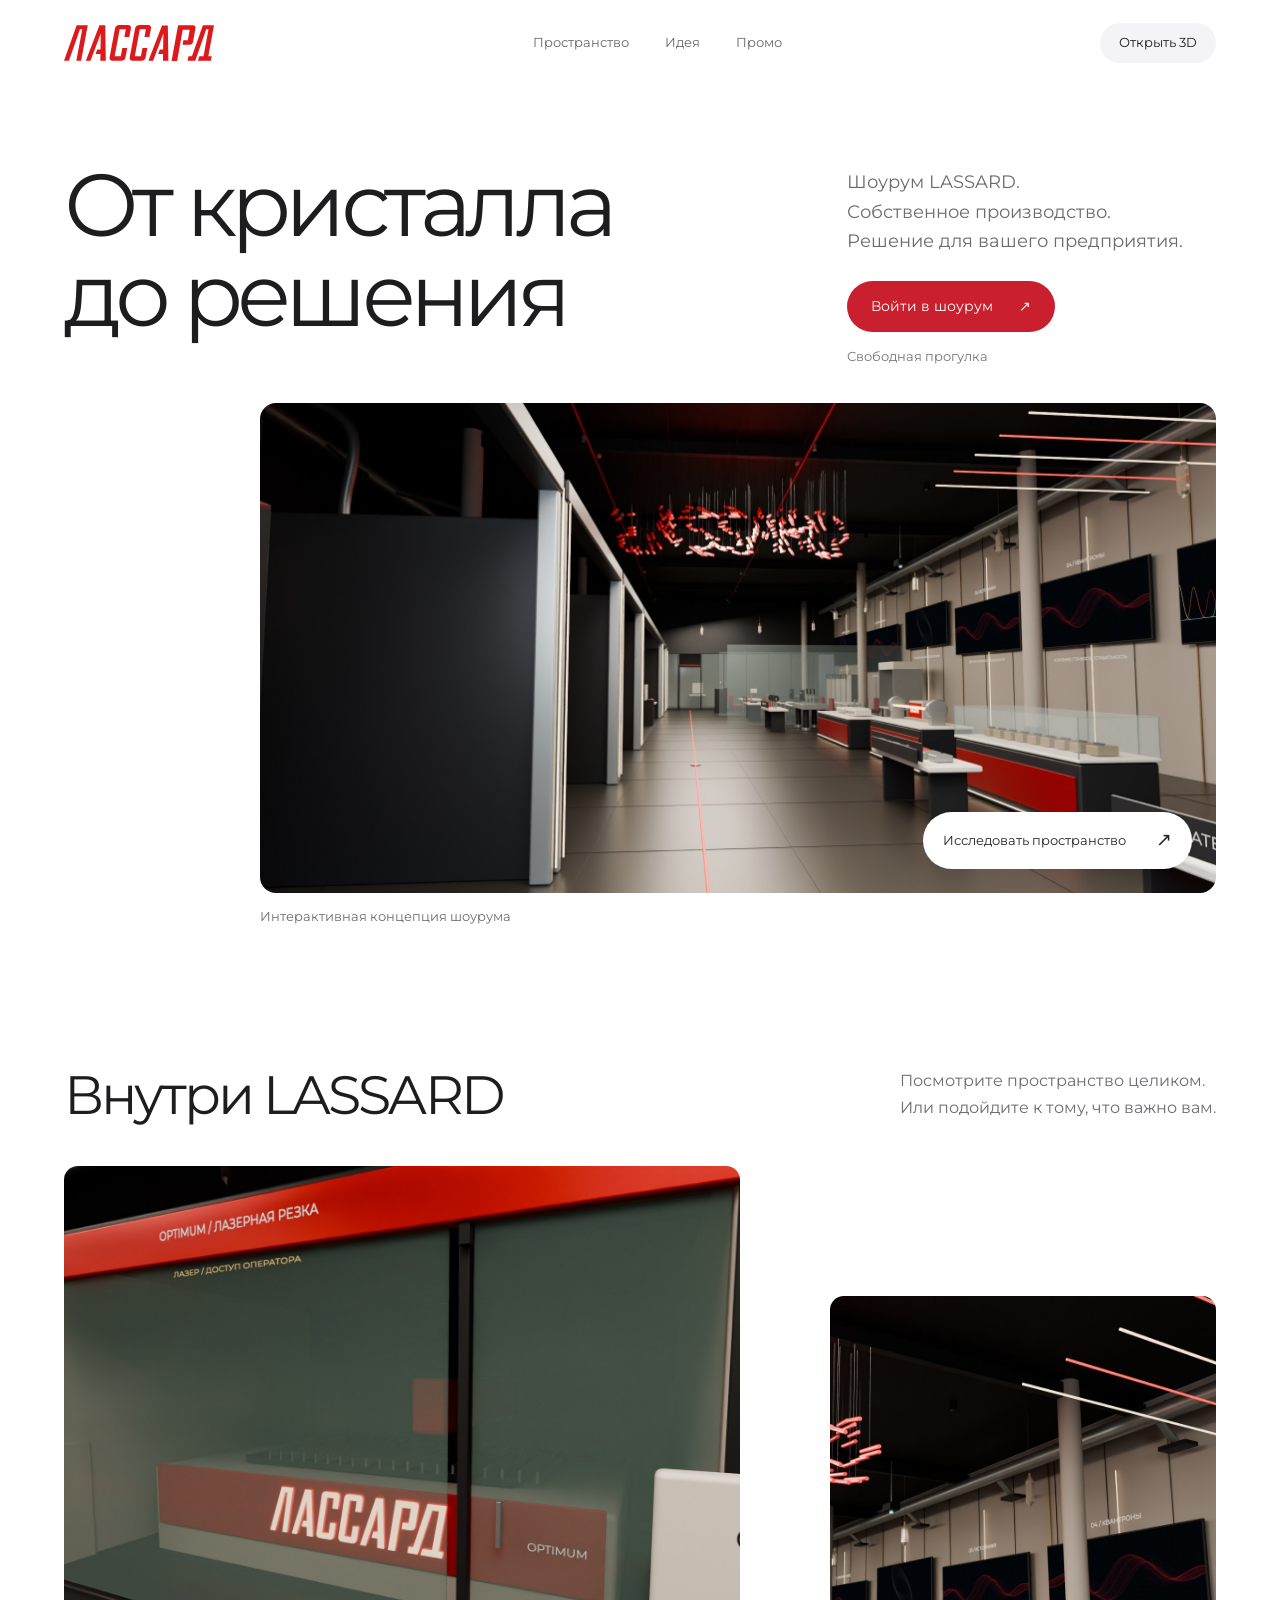
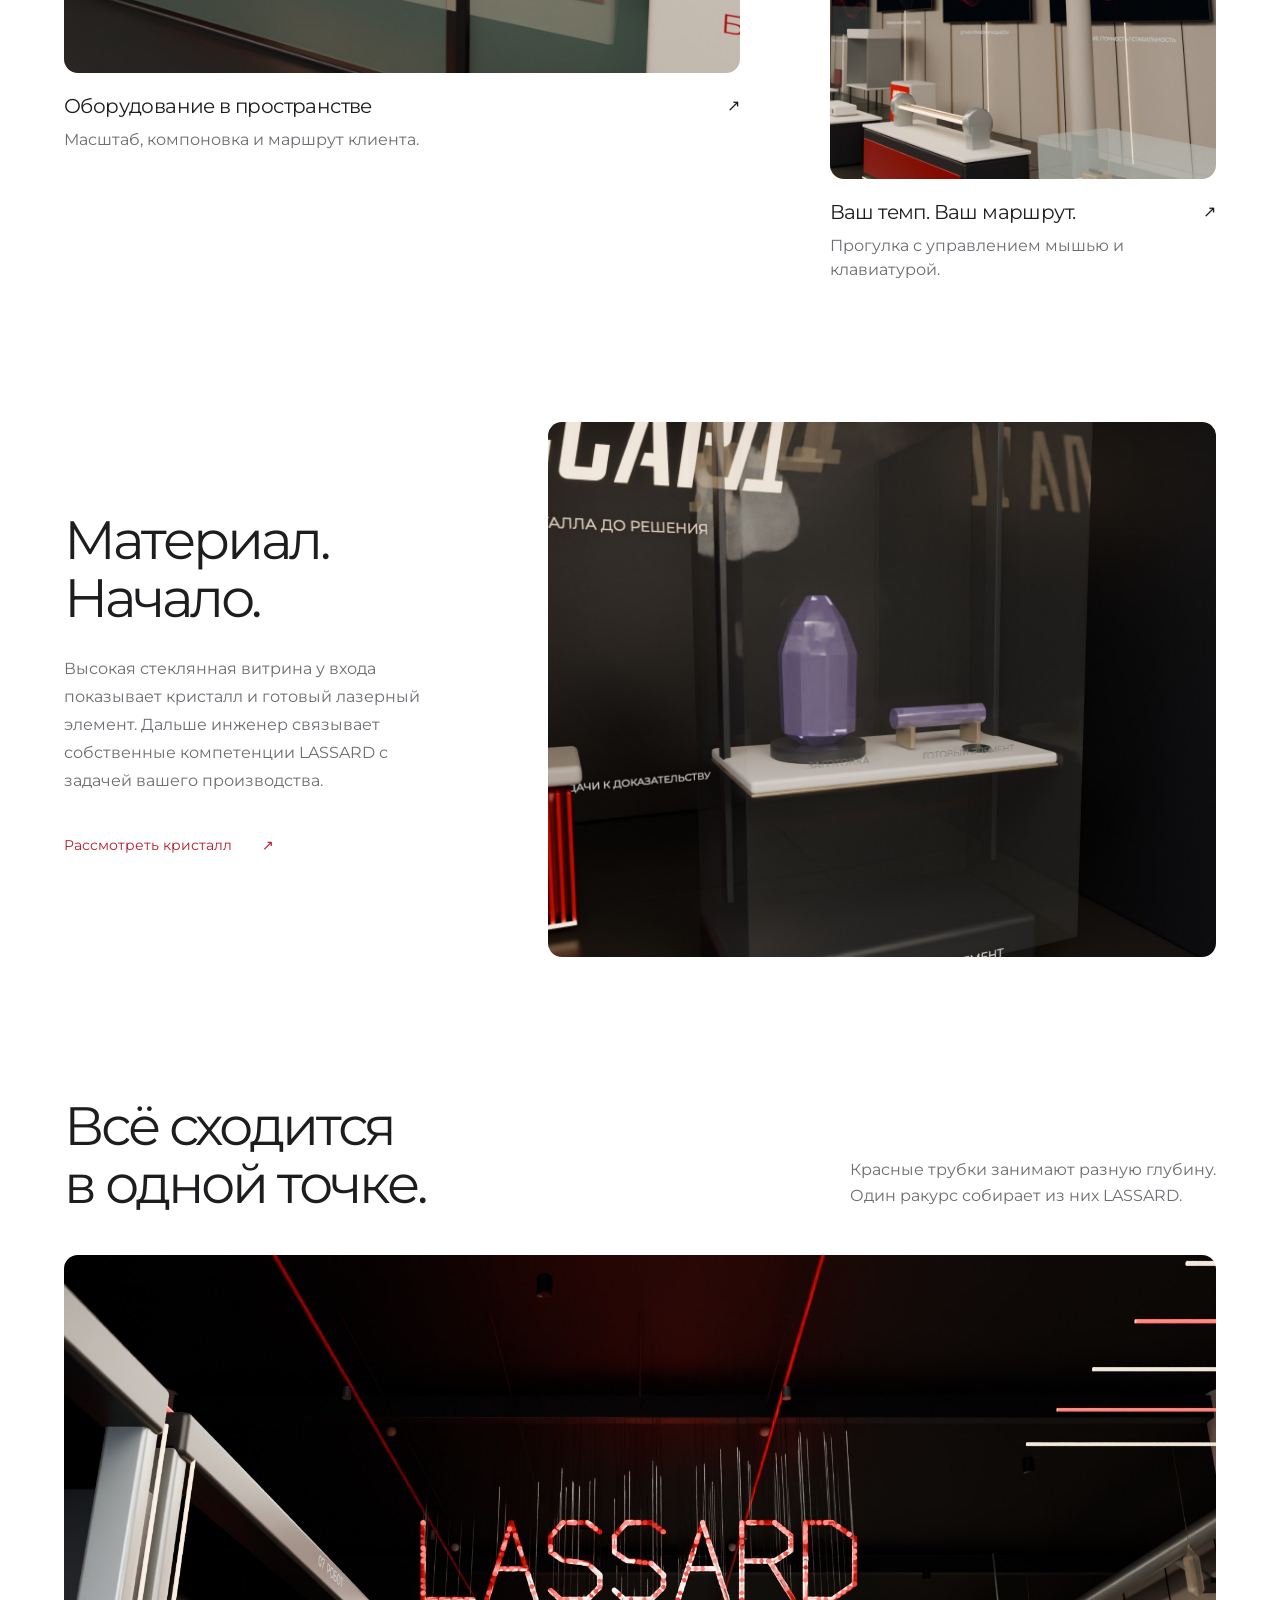
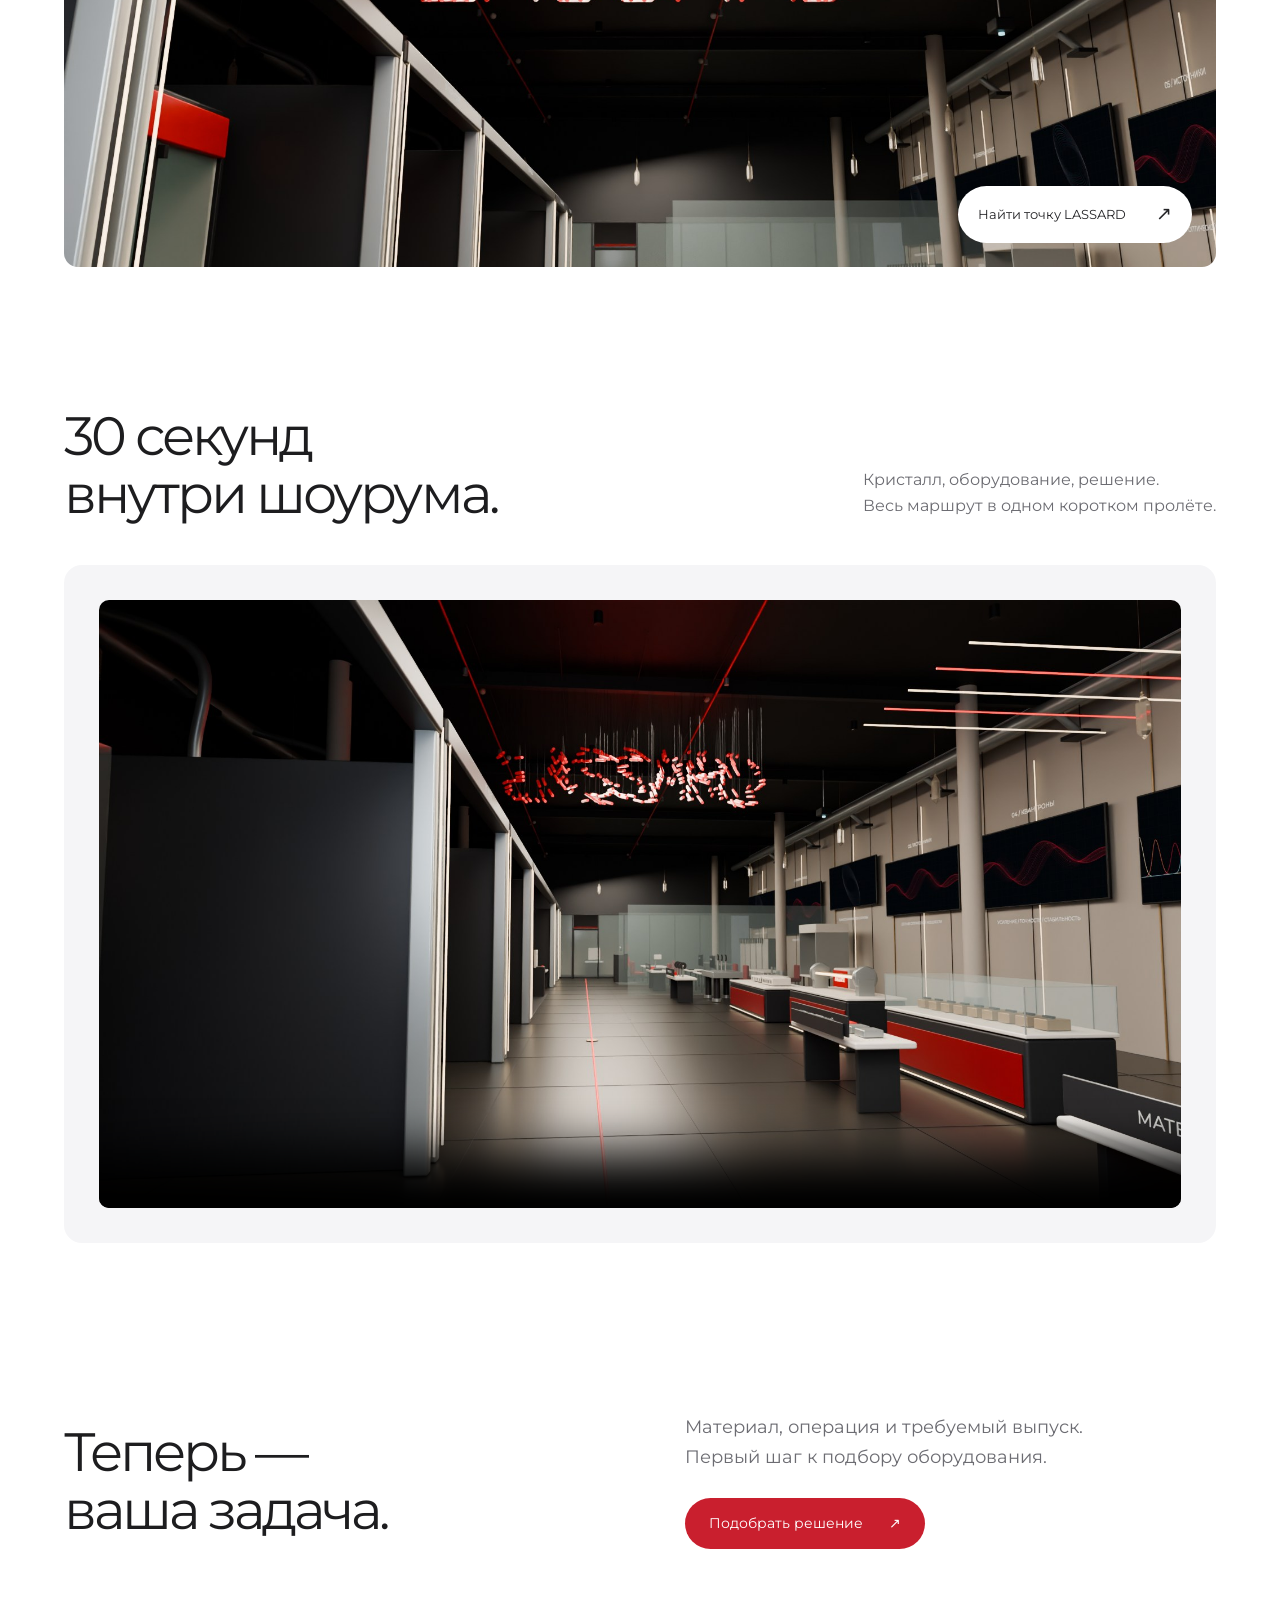
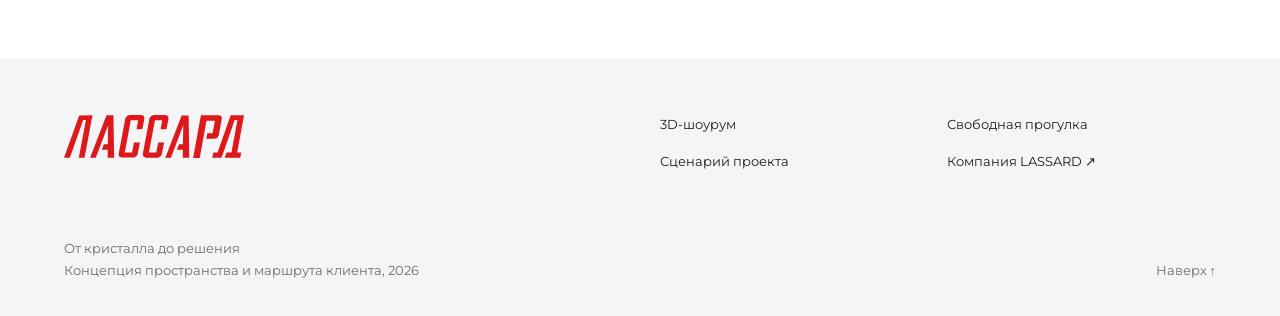
<file: index.html>
<!doctype html><html lang="ru"><head><meta charset="utf-8"><meta name="viewport" content="width=device-width,initial-scale=1"><title>LASSARD — От кристалла до решения</title><meta name="description" content="Интерактивный шоурум LASSARD. Собственное производство, лазерное оборудование и решение под задачу вашего предприятия. 3D-обзор и свободная прогулка."><link rel="icon" href="data:,"><link rel="preload" href="assets/lassard.woff2" as="font" type="font/woff2" crossorigin><link rel="stylesheet" href="assets/site.css"></head><body><header class="nav"><a href="#" class="brand" aria-label="LASSARD — главная"><img src="assets/lassard-logo.svg" alt="ЛАССАРД" width="150" height="37"></a><nav aria-label="Главная навигация"><a href="#space">Пространство</a><a href="#story">Идея</a><a href="#film">Промо</a></nav><a class="nav-action" href="studio.html">Открыть 3D</a></header><main>
<section class="hero"><h1>От кристалла<br>до решения</h1><div class="hero-copy"><p>Шоурум LASSARD. <br>Собственное производство.<br>Решение для вашего предприятия.</p><a href="studio.html" class="button primary">Войти в шоурум <span aria-hidden="true">↗</span></a><a href="walk.html" class="quiet-link">Свободная прогулка</a></div><a class="hero-image" href="studio.html" aria-label="Открыть интерактивный 3D-шоурум"><img src="assets/room.jpg?v=3-e783894b" alt="Открытая галерея шоурума LASSARD с оборудованием и подвесной композицией" fetchpriority="high" width="1600" height="900"><span class="image-action">Исследовать пространство <span>↗</span></span></a><p class="hero-note">Интерактивная концепция шоурума</p></section>
<section id="space" class="space"><div class="section-head"><h2>Внутри LASSARD</h2><p>Посмотрите пространство целиком. <br>Или подойдите к тому, что важно вам.</p></div><div class="space-grid"><a class="space-main" href="studio.html"><img src="assets/equipment.jpg" alt="Лазерный станок OPTIMUM в шоуруме" width="960" height="720"><div><h3>Оборудование в пространстве</h3><span aria-hidden="true">↗</span></div><p>Масштаб, компоновка и маршрут клиента.</p></a><a class="space-side" href="walk.html"><img src="assets/perimeter.jpg?v=3-e783894b" alt="Свет и оптические подвесы по периметру шоурума" width="700" height="840"><div><h3>Ваш темп. Ваш маршрут.</h3><span aria-hidden="true">↗</span></div><p>Прогулка с управлением мышью и клавиатурой.</p></a></div></section>
<section id="story" class="story"><div class="story-copy"><h2>Материал.<br>Начало.</h2><p>Высокая стеклянная витрина у входа показывает кристалл и готовый лазерный элемент. Дальше инженер связывает собственные компетенции LASSARD с задачей вашего производства.</p><a class="text-action" href="studio.html?view=crystal">Рассмотреть кристалл <span aria-hidden="true">↗</span></a></div><a class="crystal-image" href="studio.html?view=crystal"><img src="assets/crystal.jpg?v=3-e783894b" alt="Прозрачная кристаллическая заготовка и готовый активный элемент в одной витрине" width="1200" height="900"></a></section>
<section class="perspective"><div class="section-head"><h2>Всё сходится<br>в одной точке.</h2><p>Красные трубки занимают разную глубину.<br>Один ракурс собирает из них LASSARD.</p></div><a href="studio.html?view=logo" class="perspective-image"><img src="assets/anamorph.jpg" alt="Надпись LASSARD из подвесных красных трубок" width="1600" height="900"><span class="image-action">Найти точку LASSARD <span aria-hidden="true">↗</span></span></a></section>
<section id="film" class="film"><div class="section-head"><h2>30 секунд<br>внутри шоурума.</h2><p>Кристалл, оборудование, решение.<br>Весь маршрут в одном коротком пролёте.</p></div><div class="film-frame"><video controls playsinline preload="none" poster="assets/room.jpg?v=3-e783894b" aria-label="Промо-пролёт по шоуруму LASSARD, 30 секунд"><source src="assets/promo.mp4?v=3-e783894b" type="video/mp4"></video></div></section>
<section class="decision"><h2>Теперь —<br>ваша задача.</h2><div><p>Материал, операция и требуемый выпуск.<br>Первый шаг к подбору оборудования.</p><a href="studio.html?view=decision" class="button primary">Подобрать решение <span aria-hidden="true">↗</span></a></div></section></main>
<footer><img src="assets/lassard-logo.svg" alt="ЛАССАРД" width="180" height="45"><div><a href="studio.html">3D-шоурум</a><a href="walk.html">Свободная прогулка</a><a href="Сценарий_и_пасхалки.html">Сценарий проекта</a><a href="https://lassard.ru/" target="_blank" rel="noopener">Компания LASSARD ↗</a></div><p>От кристалла до решения<br>Концепция пространства и маршрута клиента, 2026</p><a href="#" class="back-top">Наверх ↑</a></footer><script>if(new URLSearchParams(location.search).get('walk')==='1')location.replace('studio.html?walk=1');const video=document.querySelector('video');document.addEventListener('visibilitychange',()=>{if(document.hidden)video.pause()});</script></body></html>
</file>
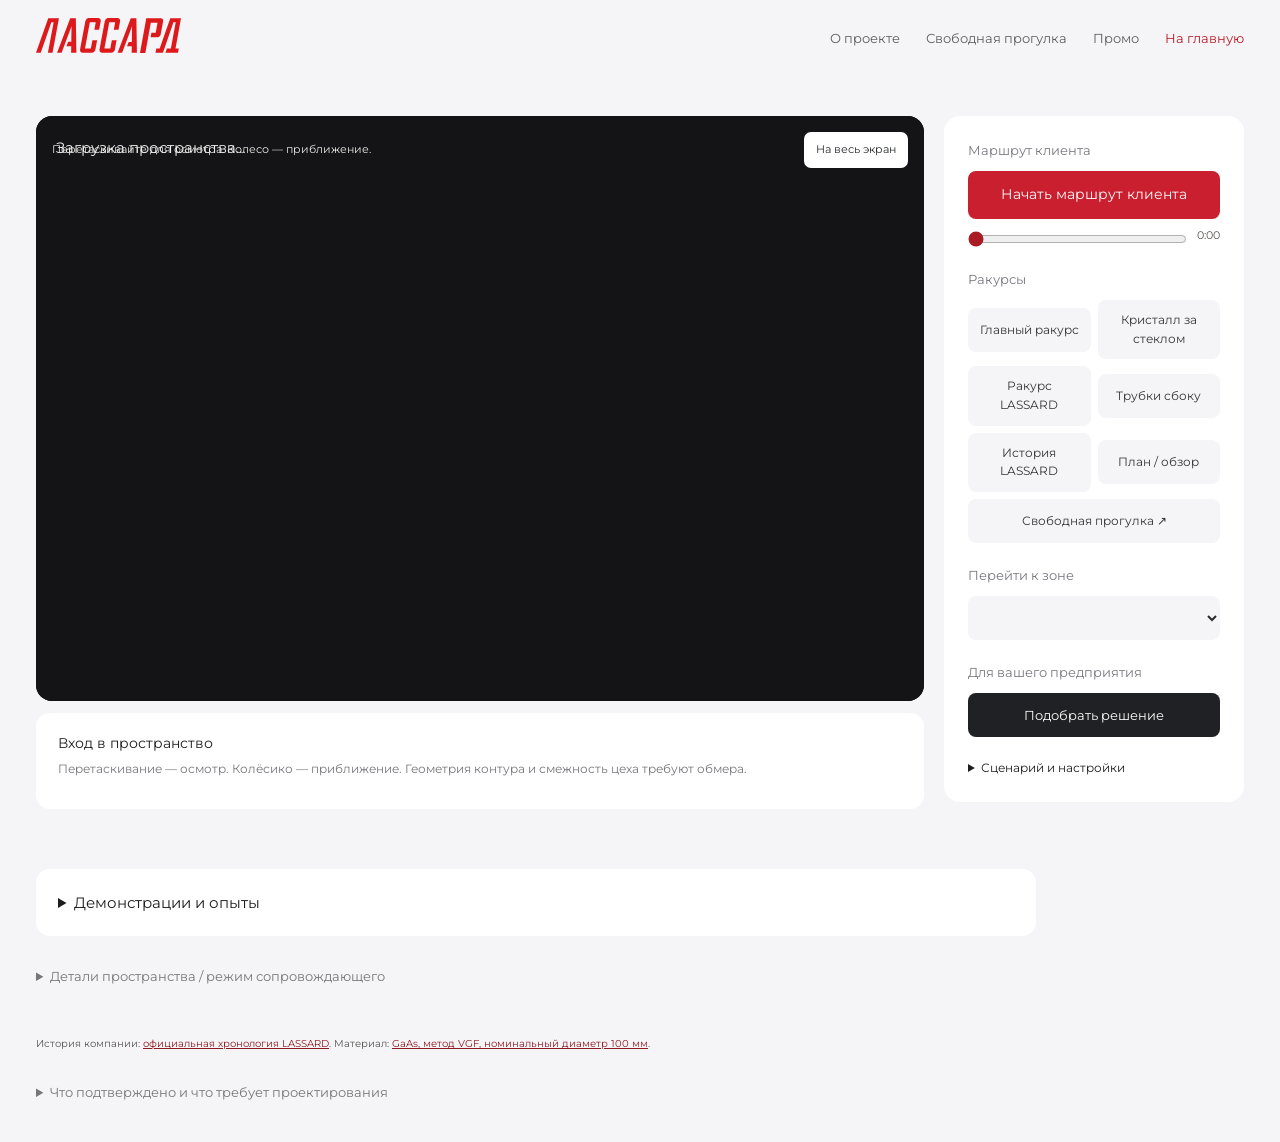
<file: studio.html>
<!doctype html><html lang="ru"><head><meta charset="utf-8"><meta name="viewport" content="width=device-width,initial-scale=1"><title>LASSARD — От кристалла до решения / v10.2 · обновлено 24.10.2026</title><link rel="icon" href="data:,"></head><body><main><div id="lassard-premium">
<style>
@font-face{font-family:LassardText;src:url([data-uri]) format('woff2');font-weight:400 600;font-display:block}
#lassard-premium{display:flex;flex-direction:column;gap:12px;min-width:0;color:var(--foreground)}
#lassard-premium .lp-row{display:flex;align-items:center;flex-wrap:wrap;gap:8px}
#lassard-premium .lp-heading{display:flex;justify-content:space-between;align-items:baseline;flex-wrap:wrap;gap:8px}
#lassard-premium .lp-stage{position:relative;width:100%;aspect-ratio:16/10;min-height:340px;overflow:hidden;touch-action:none;background:#141416}
#lassard-premium canvas{display:block;width:100%;height:100%}
#lassard-premium .lp-controls{display:flex;flex-wrap:wrap;gap:8px;align-items:center}
#lassard-premium label{display:inline-flex;gap:6px;align-items:center}
#lassard-premium .lp-scrub{display:flex;gap:10px;align-items:center}
#lassard-premium .lp-scrub input{flex:1;min-width:80px}
#lassard-premium select[data-room]{max-width:290px}
#lassard-premium [data-detail]{min-height:2.6em}
@media(max-width:480px){#lassard-premium select[data-room]{width:100%;max-width:100%}}

*{box-sizing:border-box}body{margin:0;background:#f1f1f0;color:#242526;font:15px/1.55 LassardText,Arial,sans-serif}button,select,input{font:inherit}button,select{min-height:36px}button{cursor:pointer}button:focus-visible,a:focus-visible,select:focus-visible{outline:2px solid #b51f25;outline-offset:3px}button:hover{background:#e8e6e1}button[aria-pressed="true"]{border-bottom:2px solid #b51f25;background:#ecebe7;color:#181818}button,.btn,select{border:1px solid #d4d3ce;border-radius:4px;padding:6px 10px;background:#fff;color:#282a2c}a{color:#8e1820}main{padding:16px;max-width:1760px;margin:auto}#lassard-premium{background:#fff;border:1px solid #e6e4df;border-radius:12px;padding:24px;gap:12px}.text-small{font-size:13px;color:#55534f}.lp-heading strong{color:#971b22}.lp-heading{margin-bottom:4px}.concept-top{display:flex;flex-wrap:wrap;align-items:center;gap:12px;justify-content:space-between}.concept-top label{flex-wrap:wrap}.concept-top select{max-width:100%}.story-intro h1{font-size:24px;line-height:1.25;margin:8px 0}.story-intro p{margin:7px 0;max-width:1000px}.lead{font-weight:500}.acts{display:flex;gap:6px;overflow:auto;padding-bottom:5px}.act-button{flex:1;min-width:170px;text-align:left;font-size:12px;border:0;border-left:2px solid #ddd;border-radius:0;background:#f7f6f2}.experience{display:flex;gap:8px;flex-wrap:wrap;align-items:center}.experience button{font-size:13px}.demo{background:#f1f1f0;padding:18px;border-radius:6px}.demo[hidden]{display:none}.demo>button{float:right}.demo p{max-width:1000px}.demo-diagram svg{width:100%;max-width:650px;height:180px;display:block}.demo-diagram text{font-family:LassardText,Arial;fill:#292929}.demo input{width:260px;max-width:100%;accent-color:#a91c24}.demo-track{background:#d9d7d0;height:8px;margin:12px 0}.demo-track>div{height:100%;background:#9c2028}.lp-stage{max-height:68vh;min-height:360px!important;aspect-ratio:16/9!important}.lp-controls .btn-primary{background:#252626;color:white}.lp-scrub input{accent-color:#a91c24}details{font-size:13px;max-width:1000px}summary{cursor:pointer}#lassard-premium [data-detail]{max-width:1100px}#lassard-premium label{max-width:100%}#lassard-premium select{min-width:0}#lassard-premium select[data-room]{max-width:265px}
@media(max-width:768px){main{padding:6px}#lassard-premium{padding:16px;border-radius:8px}.lp-stage{min-height:330px!important;max-height:none}.lp-controls{align-items:stretch}.story-intro h1{font-size:22px}}
@media(max-width:480px){#lassard-premium{padding:12px}.lp-stage{min-height:300px!important}.concept-top select{width:100%}.concept-top label{display:block!important;width:100%}.lp-heading span{font-size:11px}.lp-controls label{flex-wrap:wrap}#lassard-premium select[data-room]{width:100%;max-width:100%}.experience button{flex:1 0 42%}.story-intro h1{font-size:20px}.lp-scrub{max-width:100%}.acts .act-button{min-width:158px}}

:root{--lassard-ink:#252729;--lassard-red:#b71e28;--lassard-paper:#f4f2ed;--lassard-rule:#dedbd4}
#lassard-premium{border-radius:0;border:0;padding:26px;gap:12px}body{background:#e9e7e2}.story-intro h1{font-size:clamp(25px,3.2vw,44px);font-weight:500;letter-spacing:-1.4px;margin:3px 0 12px}.story-intro p{max-width:1110px}.story-intro .lead{font-size:18px;margin:0 0 5px}.concept-top{font-size:13px}.concept-top strong{font-weight:500}.lp-heading strong{letter-spacing:.04em;font-size:13px}.lp-heading{padding-bottom:12px;border-bottom:1px solid var(--lassard-rule)}.lp-stage{min-height:500px!important;max-height:76vh}.lp-controls{padding:5px 0 10px;border-bottom:1px solid var(--lassard-rule)}.lp-controls button{min-height:44px}.lp-controls [data-deal-view]{background:var(--lassard-red);color:white;border-color:var(--lassard-red)}.acts{margin:0}.act-button{min-height:52px;background:var(--lassard-paper);border-left:2px solid var(--lassard-red);padding:10px 12px}.machine-controls,.projection-controls{padding-top:12px}.machine-controls strong,.projection-controls strong{display:block;font-size:15px;margin:0 0 8px}.source-note{font-size:11px}.deal-panel{background:var(--lassard-paper);padding:26px;margin:8px 0}.deal-panel[hidden]{display:none}.deal-head{display:flex;justify-content:space-between;align-items:start;gap:15px}.deal-head h2{margin:0;font-size:25px;font-weight:500}.deal-panel p{max-width:900px}.deal-grid{display:grid;grid-template-columns:repeat(3,1fr);gap:16px}.deal-grid label{display:flex!important;align-items:stretch!important;flex-direction:column;gap:7px!important;font-size:13px}.deal-grid input,.deal-grid select,.deal-grid textarea{width:100%;padding:10px 12px;min-height:44px;background:white;border:1px solid #c6c4be;border-radius:2px;color:var(--lassard-ink)}.deal-grid textarea{resize:vertical;min-height:80px}.deal-grid .wide{grid-column:1/-1}.deal-output{padding:18px 0;margin:16px 0;border-top:1px solid #d0cdc6;border-bottom:1px solid #d0cdc6;white-space:pre-line}.deal-actions{display:flex;gap:8px;flex-wrap:wrap}.deal-actions button{min-height:44px}.deal-actions button:first-child{background:#26282a;color:white}.deal-panel [data-deal-status]{min-height:1.5em}.deal-close{min-width:44px}
@media(max-width:900px){.deal-grid{grid-template-columns:repeat(2,1fr)}.lp-stage{min-height:440px!important}.lp-heading strong{font-size:11px}}
@media(max-width:480px){#lassard-premium{padding:12px}.lp-heading{align-items:start}.lp-heading strong{letter-spacing:0}.story-intro h1{font-size:28px;letter-spacing:-.7px}.story-intro .lead{font-size:15px}.lp-stage{height:360px;min-height:360px!important;aspect-ratio:auto!important}.lp-controls{gap:6px}.lp-controls button{flex:1 0 45%;font-size:12px;padding:8px}.lp-controls label{width:100%;font-size:12px}.lp-controls select{flex:1}.deal-panel{padding:16px}.deal-grid{grid-template-columns:1fr}.deal-head h2{font-size:22px}.deal-actions button{width:100%}.concept-top a{font-size:12px}.lp-heading span{font-size:10px}.act-button{min-width:185px}}
@media(prefers-reduced-motion:reduce){*{scroll-behavior:auto!important}}

.walk-link{display:inline-flex;align-items:center;text-decoration:none;min-height:44px}.walk-hud{display:none}body.walk-page{background:#101112;overflow:hidden}body.walk-page main{padding:0}body.walk-page #lassard-premium{padding:0;border:0}body.walk-page #lassard-premium>*:not(.lp-stage):not(.walk-hud){display:none!important}body.walk-page .lp-stage{position:fixed!important;inset:0;width:100vw;height:100dvh;max-height:none;min-height:0!important;aspect-ratio:auto!important}body.walk-page .walk-hud{display:block;position:fixed;inset:0;pointer-events:none;z-index:20;color:#fff}.walk-hud button,.walk-hud a{pointer-events:auto;touch-action:none}.walk-top{display:flex;justify-content:space-between;gap:20px;padding:20px 24px;background:#181a1ce8}.walk-top strong{letter-spacing:.12em;font-size:18px}.walk-top span{display:block;font-size:12px;color:#c9c9c2}.walk-top a{color:#f5e7dc;font-size:13px;align-self:center}.walk-bottom{position:absolute;bottom:0;left:0;right:0;padding:14px 24px;background:#181a1ce8}.walk-bottom p{font-size:12px;color:#d5d5cf;margin:0 0 10px}.walk-actions{display:flex;gap:8px}.walk-actions button{min-height:44px;background:#f3efe8;border:0}.walk-touch{display:none}.walk-dpad>button{display:block;margin:0 auto 4px}.walk-dpad>div{display:flex;gap:4px}.walk-touch button{min-width:50px;min-height:50px;font-size:24px;background:#f3efe8}.walk-turns{display:flex;gap:8px;align-items:end}@media(pointer:coarse){.walk-touch{display:flex;justify-content:space-between;margin-top:12px}.walk-actions [data-walk-lock]{display:none}.walk-top{padding:14px}.walk-bottom{padding:12px 14px}.walk-top a{font-size:11px}.walk-link{flex:1 0 45%;font-size:12px;justify-content:center}}

body{background:#f5f5f7;color:#1d1d1f}main{max-width:1700px;padding:0 36px 40px}.site-nav{height:76px;display:flex;align-items:center;justify-content:space-between;gap:30px}.site-nav img{width:145px;height:auto}.site-nav-links{display:flex;gap:26px;align-items:center}.site-nav a{color:#5d5d62;font-size:13px;text-decoration:none}.site-nav a:last-child{color:#bb1b28}#lassard-premium{padding:0;background:transparent;border-radius:0}.story-intro h1{font-size:32px;letter-spacing:-1px;margin:24px 0 28px}.story-intro p,.lp-heading,.concept-top,[data-concept-route],[data-ceiling-story]{display:none!important}.studio-grid{display:grid;grid-template-columns:minmax(0,1fr) 300px;gap:20px;align-items:start}.studio-screen{position:relative;border-radius:16px;overflow:hidden;background:#17191d}.studio-screen .lp-stage{height:65vh;min-height:520px!important;max-height:780px;aspect-ratio:auto!important}.studio-sidebar{background:white;border-radius:16px;padding:24px;display:flex;flex-direction:column;gap:22px}.studio-sidebar h2{font-size:13px;font-weight:500;color:#78787e;margin:0 0 11px}.studio-sidebar .lp-row{display:grid!important;grid-template-columns:1fr 1fr;gap:7px!important}.studio-sidebar button,.studio-sidebar .walk-link{border:0;background:#f5f5f7;border-radius:8px;padding:11px 9px;font-size:12px;min-height:44px;text-align:center;color:#353539;text-decoration:none;justify-content:center}.studio-sidebar button:hover,.studio-sidebar .walk-link:hover{background:#e9e9ed}.studio-sidebar [data-play]{background:#c91f2e;color:white;width:100%;font-size:14px;min-height:48px}.studio-sidebar [data-play]:hover{background:#af1926}.studio-sidebar [data-deal-view]{background:#202124;color:white;grid-column:1/-1;font-size:13px}.studio-sidebar select{width:100%;max-width:none!important;border:0;border-radius:8px;background:#f5f5f7;padding:10px;font-size:12px;min-height:44px}.studio-sidebar label{display:block!important;width:100%;font-size:12px}.studio-sidebar .lp-scrub{display:block}.studio-sidebar .lp-scrub span{display:block;text-align:right;font-size:11px;margin-top:4px}.studio-sidebar .lp-scrub input{width:100%;margin:12px 0 0}.studio-sidebar details{font-size:12px}.studio-sidebar details .lp-row{margin-top:12px}.studio-sidebar [data-speed]{margin-top:8px}.studio-caption{background:white;padding:18px 22px;border-radius:14px;margin-top:12px;min-height:88px}.studio-caption strong{font-size:14px;font-weight:500}.studio-caption .text-small{font-size:12px;line-height:1.5;margin-top:5px;color:#77777c}.studio-view-actions{position:absolute;top:16px;left:16px;right:16px;display:flex;align-items:center;justify-content:space-between;pointer-events:none;color:#e9e9e7;font-size:11px}.studio-view-actions button{pointer-events:auto;background:#fff;border:0;border-radius:7px;padding:9px 12px;font-size:11px}.studio-screen:fullscreen .lp-stage{height:100vh!important;max-height:none}.studio-tools{margin-top:28px;background:white;border-radius:14px;padding:22px}.studio-tools>summary{font-size:15px;font-weight:500}.studio-tool-grid{display:grid;grid-template-columns:1fr 1fr;gap:30px;padding-top:16px}.studio-tool-grid .text-small{font-size:12px}.studio-tool-grid .lp-row{gap:7px}.studio-tool-grid button{font-size:12px;border:0;border-radius:7px;background:#f5f5f7;min-height:42px}.studio-tool-grid select{font-size:12px}.acts{margin-top:20px;padding:0;gap:7px}.act-button{border:0;background:#fff;border-radius:8px;color:#65656b;font-size:11px;min-width:150px}.source-note{margin:26px 0 0;font-size:10px}.studio-sidebar .walk-link{grid-column:1/-1}.lp-controls{display:none!important}.studio-root-details{margin-top:18px;color:#75757a}.deal-panel{border-radius:14px;background:white}.studio-sidebar details[open] summary{margin-bottom:10px}.studio-sidebar input[type=checkbox]{width:auto;margin-right:7px}body.walk-page .site-nav{display:none}
@media(max-width:1050px){main{padding:0 20px 30px}.studio-grid{grid-template-columns:minmax(0,1fr) 260px;gap:14px}.studio-sidebar{padding:18px}.studio-screen .lp-stage{height:60vh;min-height:480px!important}.site-nav-links{gap:16px}}
@media(max-width:760px){main{padding:0 14px 24px}.site-nav{height:65px}.site-nav img{width:120px}.site-nav-links a:not(:last-child){display:none}.story-intro h1{font-size:27px;margin:20px 0}.studio-grid{grid-template-columns:1fr}.studio-screen .lp-stage{height:54vh;min-height:360px!important}.studio-sidebar{padding:18px;display:grid;grid-template-columns:1fr 1fr;gap:18px}.studio-sidebar>section:first-child{grid-column:1/-1}.studio-sidebar>details{grid-column:1/-1}.studio-sidebar .lp-row{grid-template-columns:1fr 1fr!important}.studio-sidebar button{font-size:11px}.studio-tool-grid{grid-template-columns:1fr}.studio-view-actions span{max-width:60%;font-size:10px}.studio-caption{min-height:100px;padding:16px}.acts{margin-top:16px}.studio-tools{padding:17px}.studio-sidebar .walk-link{font-size:12px}.studio-sidebar [data-deal-view]{grid-column:1/-1}}
.studio-view,.studio-sidebar,.studio-tools,.studio-tool-grid,.studio-tool-grid>*{min-width:0}.studio-view .acts{width:100%;max-width:100%;overflow-x:auto}.studio-tool-grid label{max-width:100%;flex-wrap:wrap}.studio-tool-grid input,.studio-tool-grid select{max-width:100%}@media(max-width:760px){.studio-grid{grid-template-columns:minmax(0,1fr)}.studio-sidebar{grid-template-columns:repeat(2,minmax(0,1fr))}.studio-tool-grid{grid-template-columns:minmax(0,1fr)}}</style>
<div class="lp-heading"><strong>ЛАССАРД / ОТ КРИСТАЛЛА ДО РЕШЕНИЯ</strong><span class="text-small">626 м² · высота 7 м · v10.2 · обновлено 24.10.2026</span></div>
<div class="concept-top"><label hidden style="display:none">Выбранная концепция <select data-concept><option value="precision">От кристалла до решения</option></select></label><strong>Шоурум промышленных решений</strong><a href="Сценарий_и_пасхалки.html" target="_blank">Сценарий продажи и логика пространства ↗</a></div>
<section class="story-intro"><h1 data-concept-title></h1><p data-concept-line class="lead"></p><p data-concept-pitch></p></section>
<div class="lp-row" aria-label="Сценарий гостя">
<button type="button" class="btn" data-role="client" aria-pressed="true">Директор / заказчик</button>
<button type="button" class="btn" data-role="partner" aria-pressed="false">Партнёр / интегратор</button>
<button type="button" class="btn" data-role="education" aria-pressed="false">Образование</button>
<button type="button" class="btn" data-role="authority" aria-pressed="false">Власть / делегация</button>
</div>

<p data-concept-route class="text-small"></p><nav data-acts class="acts" aria-label="Сцены маршрута директора"></nav>
<div class="lp-stage" role="img" aria-label="Шоурум LASSARD: кристаллы у входа, подвесная надпись из трубок и оборудование под задачу заказчика"><span data-loading style="color:#eee;padding:20px;display:block">Загрузка пространства…</span></div>
<div class="lp-controls">
<button class="btn btn-primary" type="button" data-play disabled>Начать маршрут клиента</button>
<button class="btn" type="button" data-hero disabled>Главный ракурс</button><button class="btn" type="button" data-crystal-view>Кристалл за стеклом</button><button class="btn" type="button" data-ceiling-view>Ракурс LASSARD</button><button class="btn" type="button" data-art-side>Трубки сбоку</button><button class="btn" type="button" data-history-view>История LASSARD</button><button class="btn" type="button" data-deal-view>Подобрать решение</button>
<a class="btn walk-link" href="walk.html" target="_blank" rel="noopener">Свободная прогулка ↗</a>
<button class="btn" type="button" data-plan disabled>План / обзор</button>
<label class="form-label">Зона <select class="form-select" data-room aria-label="Выбрать зону"></select></label>
<label class="form-label">Скорость <select class="form-select" data-speed aria-label="Скорость"><option value="1">1×</option><option value="2">2×</option></select></label>
</div>
<div class="walk-hud"><div class="walk-top"><div><strong>LASSARD</strong><span>Свободная прогулка</span></div><a href="index.html" target="_top">К маршруту клиента ↗</a></div><div class="walk-bottom"><p data-walk-help>WASD / стрелки — ходить. Мышь или перетаскивание — осмотр. Shift — быстрее. Esc — освободить мышь.</p><div class="walk-actions"><button data-walk-lock>Управлять мышью</button><button data-walk-reset>Вернуться ко входу</button></div><div class="walk-touch"><div class="walk-dpad"><button data-walk-key="KeyW" aria-label="Вперёд">↑</button><div><button data-walk-key="KeyA" aria-label="Влево">←</button><button data-walk-key="KeyS" aria-label="Назад">↓</button><button data-walk-key="KeyD" aria-label="Вправо">→</button></div></div><div class="walk-turns"><button data-walk-key="TurnLeft" aria-label="Посмотреть влево">↶</button><button data-walk-key="TurnRight" aria-label="Посмотреть вправо">↷</button></div></div></div></div>
<details><summary>Детали пространства / режим сопровождающего</summary><p class="text-small">Раскрывайте только по ходу истории. Гостю не требуется искать все элементы.</p><div class="lp-row" data-final-secrets></div></details><section class="machine-controls"><strong>Оборудование под вашу операцию</strong><div class="lp-row"><button data-machine-view>Подойти к станку</button><label>Задание <select data-machine-task><option value="contour">Обход контура</option><option value="position">Позиционирование</option><option value="repeat">Повтор траектории</option></select></label><button data-machine-start>Запустить цикл</button><button data-machine-stop>Остановить и вернуть</button></div><p class="text-small" data-machine-status>Готов к демонстрации</p></section><section class="projection-controls"><strong>Собственное производство / от материала к результату</strong><button data-growth-start>Показать рост кристалла за стеклом</button><p class="text-small" data-growth-status>Ускоренная учебная визуализация; настоящий образец — в отдельной кассете.</p><div class="lp-row"><button data-projector-view>Рассмотреть образцы за стеклом</button><button data-projection-step="0" aria-pressed="true">1 · Кристалл</button><button data-projection-step="1" aria-pressed="false">2 · Рост VGF</button><button data-projection-step="2" aria-pressed="false">3 · Компетенции</button><button data-projection-step="3" aria-pressed="false">4 · Задача клиента</button></div><p data-projection-copy class="text-small"></p></section><div class="experience"><strong>Проверить компетенцию</strong><button data-experience="growth">Как выращивается кристалл</button><button data-experience="align">Совместить LED-свет</button><button data-experience="measure">Проверить образец</button><button data-experience="chain">Производственная цепочка</button></div>
<div data-demo hidden class="demo"><button aria-label="Закрыть опыт">Закрыть</button><p data-demo-copy></p><div data-demo-diagram class="demo-diagram"></div><label>Положение ручки <input aria-label="Ручка учебного опыта" type="range" min="0" max="100" value="0"></label><div class="demo-track"><div data-demo-fill></div></div><output></output><p class="text-small">Демонстрация идеи интерфейса. Это не физическая модель процесса и не измерение.</p></div>
<section data-deal-panel hidden class="deal-panel" aria-labelledby="deal-title"><div class="deal-head"><div><h2 id="deal-title">Решение для вашего производства</h2><p>Отправная точка для инженера: что обрабатываем, какой результат принимаем и какой выпуск нужен.</p></div><button type="button" class="deal-close" data-deal-close aria-label="Закрыть подбор решения">×</button></div><form data-deal-form><div class="deal-grid">
<label>Операция<select name="operation"><option value="cutting">Лазерная резка листа</option><option value="tube">Резка трубы / профиля</option><option value="marking">Маркировка / гравировка</option><option value="welding">Лазерная сварка</option><option value="cleaning">Лазерная очистка</option><option value="robot">Роботизация процесса</option></select></label>
<label>Материал<input name="material" required placeholder="Например, нержавеющая сталь" autocomplete="off"></label>
<label>Толщина / размер заготовки<input name="size" placeholder="Например, 3 мм; лист 1500 × 3000 мм"></label>
<label>Требуемый выпуск<input name="volume" placeholder="Деталей за смену / месяц"></label>
<label>Срок внедрения<input name="timing" placeholder="Месяц / квартал"></label>
<label>Следующий шаг<select name="next"><option>Тест на детали заказчика</option><option>Техническая консультация</option><option>Сравнение конфигураций</option><option>Расчёт состава поставки</option></select></label>
<label class="wide">Критерий приёмки / требования к интеграции<textarea name="criterion" required placeholder="Точность, кромка, шов, такт, автоматизация, ограничения площадки…"></textarea></label>
<label>Ответственный со стороны клиента<input name="owner" placeholder="Имя / роль" autocomplete="name"></label><label>Плановая дата следующего шага<input name="date" type="date"></label><label>Бюджет / условия проекта<input name="budget" placeholder="Если определены"></label>
</div><div data-deal-output class="deal-output" aria-live="polite"></div><div class="deal-actions"><button type="submit">Скачать ТЗ для инженера</button><button type="button" data-deal-machine>Смотреть оборудование</button></div><p data-deal-status class="text-small" aria-live="polite">ТЗ сохраняется файлом на вашем устройстве. Для передачи инженеру отправьте его своему менеджеру LASSARD.</p></form></section>
<p data-ceiling-story class="text-small"></p><details hidden style="display:none"><summary>Архивные камеры</summary><div class="lp-row" data-ceiling-chapters></div></details>

<div class="lp-scrub"><input type="range" class="form-range" data-progress min="0" max="1000" value="0" aria-label="Положение в пролёте"><span class="text-small tabular-nums" data-time>0:00</span></div>
<div class="lp-row">
<label class="form-check"><input type="checkbox" class="form-check-input" data-tech><span class="form-check-label">Инженерная схема</span></label>
<label class="form-check"><input type="checkbox" class="form-check-input" data-route checked><span class="form-check-label">Маршрут гостя</span></label>
<label class="form-label">Графика <select class="form-select" data-quality aria-label="Качество графики"><option value="eco">Лёгкая</option><option value="high">Качество</option></select></label>
<label class="form-label">Свет <select class="form-select" data-light aria-label="Сценарий освещения"><option value="show">Презентация</option><option value="work">Рабочий</option></select></label>
</div>
<div><strong data-title>Вход в пространство</strong><div class="text-small" data-detail aria-live="polite">Перетаскивание — осмотр. Колёсико — приближение. Геометрия контура и смежность цеха требуют обмера.</div></div>
<p class="text-small source-note">История компании: <a href="https://lassard.ru/about/company/" target="_blank" rel="noopener">официальная хронология LASSARD</a>. Материал: <a href="https://lassard.ru/products/components/monocrystals-gaal/monokristally-arsenida-galliya" target="_blank" rel="noopener">GaAs, метод VGF, номинальный диаметр 100 мм</a>.</p><details><summary>Что подтверждено и что требует проектирования</summary><p>626 м² и 7 м — из кейса. Контур, координаты и размещение оборудования — эскиз v07/v08. Открытые учебные стенды доступны; запуск станков требует отдельного регламента. Рабочие режимы полировки без местного отсоса не подтверждены. Смета v07 не пересчитана для этих концепций.</p></details>
<script type="application/json" data-model>{"version":"v07","title":"ЛАССАРД / ОТ КРИСТАЛЛА ДО РЕШЕНИЯ","room":{"width":36,"depth":17.38888888888889,"height":7,"area":626,"measured":false,"source":"Кейс: 626 м² / 7 м; 36×17.388889 — гипотеза PDF и ZIP","columns":[[0,3.3888888888888893,0.4],[0,15.38888888888889,0.4],[12,3.3888888888888893,0.4],[12,15.38888888888889,0.4],[24,3.3888888888888893,0.4],[24,15.38888888888889,0.4],[36,3.3888888888888893,0.4],[36,15.38888888888889,0.4]]},"zones":[{"id":1,"name":"Вход и впечатление","x":0,"z":0,"width":6,"depth":6.5,"area":39},{"id":2,"name":"Выращивание кристаллов","x":0,"z":9.5,"width":6,"depth":7.888888888888889,"area":47.333333333333336},{"id":3,"name":"Диоды","x":6,"z":9.5,"width":4.5,"depth":7.888888888888889,"area":35.5},{"id":4,"name":"Квантроны","x":10.5,"z":9.5,"width":4.5,"depth":7.888888888888889,"area":35.5},{"id":5,"name":"Лазерные источники","x":15,"z":9.5,"width":4.5,"depth":7.888888888888889,"area":35.5},{"id":6,"name":"Оптомеханика","x":19.5,"z":9.5,"width":4.5,"depth":7.888888888888889,"area":35.5},{"id":7,"name":"Роботизированная ячейка","x":6,"z":0,"width":5,"depth":6.5,"area":32.5},{"id":8,"name":"Гравировка и маркировка","x":11,"z":0,"width":5,"depth":6.5,"area":32.5},{"id":9,"name":"Лазерная резка","x":16,"z":0,"width":13,"depth":6.5,"area":84.5},{"id":10,"name":"Ручные аппараты","x":29,"z":0,"width":4.5,"depth":6.5,"area":29.25},{"id":11,"name":"Лазерный класс","x":24,"z":9.5,"width":6,"depth":7.888888888888889,"area":47.333333333333336},{"id":12,"name":"Сервис","x":30,"z":9.5,"width":6,"depth":7.888888888888889,"area":47.333333333333336},{"id":13,"name":"Обзор производства","x":33.5,"z":0,"width":2.5,"depth":6.5,"area":16.25}],"spine":{"x":0,"z":6.5,"width":36,"depth":3},"production":{"side":"+X","assumed":true,"externalWindows":0},"safety":{"extinguishers":[[6.3,1.1,6.2],[11.3,1.1,6.2],[16.3,1.1,6.2],[29.3,1.1,6.2],[30.3,1.1,9.85]],"note":"5 проектных точек; тип, ранг и достаточность определяются расчётом"},"materials":[{"id":"M01","name":"Минеральный крупноформатный пол","finish":"Графитовый сатин; материал и вся система с подтверждением требований пожарной безопасности; нескользящая поверхность"},{"id":"M02","name":"Стены","finish":"Сэндвич-панель существующего контура; внутренняя отделка минеральными панелями и металлом"},{"id":"M03","name":"Потолочная волна","finish":"Красные алюминиевые элементы RAL3020; независимый подвес; нижняя отметка 3.94–5.46 м, верх 6.32 м"},{"id":"M04","name":"Свет","finish":"Сценарное диммирование; тёплый 3000К в общих зонах, нейтральный 4000К у оборудования; фотометрии пока нет"},{"id":"M05","name":"Остекление","finish":"Только внутренняя граница цеха и защитные ячейки; состав/OD/огнестойкость по проекту"},{"id":"M06","name":"Медиа","finish":"Проекция на прозрачную сетку в закрытом объёме и на физические модели; изображение не возникает в чистом воздухе"},{"id":"M07","name":"Металл и бренд","finish":"#DD191C, #606060, #D9D9D9, белый; сатинированная нержавеющая сталь; оригинальный SVG"}],"merge":{"base":"Авторский интерьер v05, архитектура и все четыре маршрута сохранены","imported":"18 mesh-деталей робота и учебного разреза квантрона из LASSARD_showroom.blend","caution":"Стилизованные модели, не заводские CAD и не паспортные габариты"},"visitorBarriers":{"lines":[{"a":[0.65,11.65],"b":[23.35,11.65],"label":"Экспонаты: только с сопровождающим","height":1,"type":"Посетительское ограждение, не лазерная защита"},{"a":[0.65,11.65],"b":[0.65,16.9],"label":"Боковая граница экспозиции","height":1,"type":"Посетительское ограждение, не лазерная защита"},{"a":[23.35,11.65],"b":[23.35,16.9],"label":"Боковая граница оптомеханики","height":1,"type":"Посетительское ограждение, не лазерная защита"},{"a":[6.25,6.78],"b":[10.75,6.78],"label":"Рабочие ячейки: доступ оператора","height":1,"type":"Посетительское ограждение, не лазерная защита"},{"a":[11.25,6.78],"b":[15.75,6.78],"label":"Рабочие ячейки: доступ оператора","height":1,"type":"Посетительское ограждение, не лазерная защита"},{"a":[16.25,6.78],"b":[28.75,6.78],"label":"Рабочие ячейки: доступ оператора","height":1,"type":"Посетительское ограждение, не лазерная защита"},{"a":[29.25,6.78],"b":[33.25,6.78],"label":"Рабочие ячейки: доступ оператора","height":1,"type":"Посетительское ограждение, не лазерная защита"},{"a":[30.35,12.25],"b":[35.6,12.25],"label":"Сервисная мастерская: только персонал","height":1,"type":"Посетительское ограждение, не лазерная защита"},{"a":[35.55,7.3],"b":[35.55,8.7],"label":"Вход в производство: только персонал","height":1,"type":"Посетительское ограждение, не лазерная защита"}],"posts":44,"lengthMeters":65.35,"limits":"Ленты не являются лазерной защитой. Пропуск, инструктаж и сопровождение обязательны по согласованному регламенту."}}</script>
<script type="application/json" data-logo>[[["moveTo", [[63.94, 56.41]]], ["lineTo", [[63.05, 0.47]]], ["lineTo", [[54.19, 0.47]]], ["lineTo", [[33.36, 56.27]]], ["lineTo", [[33.34, 56.41]]], ["lineTo", [[40.51, 56.41]]], ["lineTo", [[56.25, 13.43]]], ["lineTo", [[55.87, 38.64]]], ["lineTo", [[50.85, 38.64]]], ["lineTo", [[48.2, 45.81]]], ["lineTo", [[55.78, 45.81]]], ["lineTo", [[55.59, 56.41]]], ["lineTo", [[63.94, 56.41]]], ["closePath", []]], [["moveTo", [[159.77, 56.54]]], ["lineTo", [[158.88, 0.61]]], ["lineTo", [[150.02, 0.61]]], ["lineTo", [[129.19, 56.4]]], ["lineTo", [[129.16, 56.54]]], ["lineTo", [[136.33, 56.54]]], ["lineTo", [[152.07, 13.56]]], ["lineTo", [[151.69, 38.77]]], ["lineTo", [[146.68, 38.77]]], ["lineTo", [[144.03, 45.94]]], ["lineTo", [[151.61, 45.94]]], ["lineTo", [[151.41, 56.54]]], ["lineTo", [[159.77, 56.54]]], ["closePath", []]], [["moveTo", [[19.4, 0.5]]], ["lineTo", [[0.0, 56.41]]], ["lineTo", [[7.49, 56.41]]], ["lineTo", [[22.28, 13.06]]], ["lineTo", [[24.32, 6.75]]], ["lineTo", [[27.95, 6.75]]], ["lineTo", [[18.84, 56.41]]], ["lineTo", [[26.16, 56.41]]], ["lineTo", [[36.32, 0.5]]], ["lineTo", [[19.4, 0.5]]], ["closePath", []]], [["moveTo", [[98.09, 0.01]]], ["lineTo", [[84.19, 0.01]]], ["curveTo", [[82.7, 0.01], [81.36, 0.5], [80.22, 1.46]]], ["curveTo", [[79.07, 2.42], [78.36, 3.66], [78.09, 5.14]]], ["lineTo", [[69.71, 51.14]]], ["curveTo", [[69.44, 52.62], [69.71, 53.86], [70.5, 54.82]]], ["curveTo", [[71.29, 55.79], [72.46, 56.27], [73.95, 56.27]]], ["lineTo", [[87.87, 56.27]]], ["curveTo", [[89.35, 56.27], [90.7, 55.79], [91.86, 54.83]]], ["curveTo", [[93.04, 53.86], [93.78, 52.62], [94.05, 51.13]]], ["lineTo", [[96.76, 36.19]]], ["lineTo", [[89.24, 36.19]]], ["lineTo", [[86.84, 49.39]]], ["lineTo", [[77.5, 49.39]]], ["lineTo", [[85.24, 6.87]]], ["lineTo", [[94.57, 6.87]]], ["lineTo", [[92.38, 18.92]]], ["lineTo", [[99.89, 18.92]]], ["lineTo", [[102.39, 5.13]]], ["curveTo", [[102.66, 3.65], [102.38, 2.4], [101.55, 1.44]]], ["curveTo", [[100.74, 0.49], [99.57, 0.01], [98.09, 0.01]]], ["closePath", []]], [["moveTo", [[128.85, 0.0]]], ["lineTo", [[114.94, 0.0]]], ["curveTo", [[113.45, 0.0], [112.11, 0.49], [110.97, 1.45]]], ["curveTo", [[109.83, 2.41], [109.11, 3.65], [108.84, 5.13]]], ["lineTo", [[100.5, 51.13]]], ["curveTo", [[100.23, 52.61], [100.5, 53.85], [101.3, 54.82]]], ["curveTo", [[102.09, 55.79], [103.26, 56.28], [104.75, 56.28]]], ["lineTo", [[118.68, 56.28]]], ["curveTo", [[120.16, 56.28], [121.51, 55.8], [122.67, 54.84]]], ["curveTo", [[123.85, 53.87], [124.58, 52.63], [124.85, 51.14]]], ["lineTo", [[127.55, 36.2]]], ["lineTo", [[120.03, 36.2]]], ["lineTo", [[117.64, 49.4]]], ["lineTo", [[108.3, 49.4]]], ["lineTo", [[116.01, 6.88]]], ["lineTo", [[125.34, 6.88]]], ["lineTo", [[123.16, 18.93]]], ["lineTo", [[130.68, 18.93]]], ["lineTo", [[133.17, 5.14]]], ["curveTo", [[133.44, 3.65], [133.15, 2.41], [132.32, 1.45]]], ["curveTo", [[131.5, 0.48], [130.34, 0.0], [128.85, 0.0]]], ["closePath", []]], [["moveTo", [[196.99, 0.36]]], ["lineTo", [[174.6, 0.36]]], ["lineTo", [[164.65, 56.79]]], ["lineTo", [[173.09, 56.79]]], ["lineTo", [[181.76, 7.61]]], ["lineTo", [[192.4, 7.61]]], ["lineTo", [[189.59, 23.92]]], ["lineTo", [[182.78, 23.92]]], ["lineTo", [[181.45, 31.19]]], ["lineTo", [[190.7, 31.19]]], ["curveTo", [[192.42, 31.12], [193.63, 30.95], [194.32, 30.68]]], ["curveTo", [[196.05, 29.98], [197.13, 28.44], [197.55, 26.07]]], ["lineTo", [[201.17, 5.55]]], ["curveTo", [[201.76, 2.09], [200.38, 0.36], [196.99, 0.36]]], ["closePath", []]], [["moveTo", [[232.95, 0.46]]], ["lineTo", [[225.4, 0.46]]], ["lineTo", [[225.4, 0.46]]], ["lineTo", [[221.23, 0.46]]], ["lineTo", [[221.06, 0.46]]], ["lineTo", [[214.35, 0.46]]], ["lineTo", [[214.35, 0.46]]], ["lineTo", [[211.79, 0.46]]], ["lineTo", [[195.01, 49.45]]], ["lineTo", [[189.63, 49.45]]], ["lineTo", [[188.38, 56.41]]], ["lineTo", [[192.63, 56.41]]], ["lineTo", [[200.06, 56.41]]], ["lineTo", [[202.48, 49.45]]], ["lineTo", [[202.47, 49.45]]], ["lineTo", [[214.74, 13.03]]], ["lineTo", [[216.75, 6.71]]], ["lineTo", [[218.44, 6.71]]], ["lineTo", [[218.44, 6.71]]], ["lineTo", [[221.06, 6.71]]], ["lineTo", [[221.23, 6.71]]], ["lineTo", [[223.36, 6.71]]], ["lineTo", [[223.36, 6.71]]], ["lineTo", [[224.59, 6.71]]], ["lineTo", [[216.95, 49.45]]], ["lineTo", [[206.08, 49.45]]], ["lineTo", [[203.62, 56.41]]], ["lineTo", [[208.27, 56.41]]], ["lineTo", [[215.7, 56.41]]], ["lineTo", [[221.26, 56.41]]], ["lineTo", [[222.37, 56.41]]], ["lineTo", [[222.46, 56.41]]], ["lineTo", [[223.03, 56.41]]], ["lineTo", [[228.18, 56.41]]], ["lineTo", [[229.42, 49.45]]], ["lineTo", [[224.26, 49.45]]], ["lineTo", [[232.95, 0.46]]], ["closePath", []]]]</script>
<script>
(()=>{if(new URLSearchParams(location.search).get('walk')==='1')return;const root=document.getElementById('lassard-premium'),q=s=>root.querySelector(s);document.querySelector('main').insertAdjacentHTML('afterbegin','<header class="site-nav"><a href="index.html" aria-label="LASSARD — главная"><img src="assets/lassard-logo.svg" alt="ЛАССАРД"></a><nav class="site-nav-links"><a href="index.html">О проекте</a><a href="walk.html">Свободная прогулка</a><a href="index.html#film">Промо</a><a href="index.html">На главную</a></nav></header>');
const grid=document.createElement('div');grid.className='studio-grid';const view=document.createElement('section'),side=document.createElement('aside');view.className='studio-view';side.className='studio-sidebar';side.setAttribute('aria-label','Управление шоурумом');grid.append(view,side);q('.story-intro').after(grid);
const screen=document.createElement('div');screen.className='studio-screen';screen.append(q('.lp-stage'));screen.insertAdjacentHTML('beforeend','<div class="studio-view-actions"><span>Перетаскивайте для осмотра. Колесо — приближение.</span><button type="button" data-fullscreen>На весь экран</button></div>');view.append(screen);
const info=q('[data-title]').parentElement;info.className='studio-caption';view.append(info);
const group=(title,cls='')=>{const g=document.createElement('section');g.className=cls;g.innerHTML='<h2>'+title+'</h2>';side.append(g);return g};
const route=group('Маршрут клиента');route.append(q('[data-play]'),q('.lp-scrub'));
const views=group('Ракурсы'),vr=document.createElement('div');vr.className='lp-row';views.append(vr);for(const sel of ['[data-hero]','[data-crystal-view]','[data-ceiling-view]','[data-art-side]','[data-history-view]','[data-plan]','.walk-link'])vr.append(q(sel));
const zone=group('Перейти к зоне');zone.append(q('[data-room]'));const act=group('Для вашего предприятия');const ar=document.createElement('div');ar.className='lp-row';ar.append(q('[data-deal-view]'));act.append(ar);
const opts=document.createElement('details');opts.innerHTML='<summary>Сценарий и настройки</summary>';side.append(opts);const op=document.createElement('div');op.className='lp-row';opts.append(op);const role=q('[data-role]').parentElement;opts.append(role);op.append(q('[data-speed]').parentElement);for(const sel of ['[data-quality]','[data-light]','[data-tech]','[data-route]'])op.append(q(sel).closest('label'));
const acts=q('[data-acts]');view.append(acts);
const tools=document.createElement('details');tools.className='studio-tools';tools.innerHTML='<summary>Демонстрации и опыты</summary><div class="studio-tool-grid"></div>';grid.after(tools);const tg=tools.querySelector('div');tg.append(q('.projection-controls'),q('.machine-controls'),q('.experience'));
for(const d of root.querySelectorAll(':scope>details')){if(d!==tools){d.classList.add('studio-root-details');}}
const focusStage=()=>{const r=screen.getBoundingClientRect();if(r.top<0||r.bottom>innerHeight)screen.scrollIntoView({block:'start',behavior:'smooth'});};for(const sel of ['[data-hero]','[data-crystal-view]','[data-ceiling-view]','[data-art-side]','[data-history-view]','[data-plan]','[data-play]'])q(sel).addEventListener('click',focusStage);q('[data-room]').addEventListener('change',focusStage);
q('[data-fullscreen]').onclick=async()=>{if(document.fullscreenElement)await document.exitFullscreen();else await screen.requestFullscreen();};document.addEventListener('fullscreenchange',()=>q('[data-fullscreen]').textContent=document.fullscreenElement?'Выйти из полного экрана':'На весь экран');
})();
</script>
<script type="module">
import * as THREE from 'https://esm.sh/three@0.169.0';
import {RoundedBoxGeometry} from 'https://esm.sh/three@0.169.0/examples/jsm/geometries/RoundedBoxGeometry.js';
import {EffectComposer} from 'https://esm.sh/three@0.169.0/examples/jsm/postprocessing/EffectComposer.js';
import {RenderPass} from 'https://esm.sh/three@0.169.0/examples/jsm/postprocessing/RenderPass.js';
import {UnrealBloomPass} from 'https://esm.sh/three@0.169.0/examples/jsm/postprocessing/UnrealBloomPass.js';
import {OutputPass} from 'https://esm.sh/three@0.169.0/examples/jsm/postprocessing/OutputPass.js';
import {ShaderPass} from 'https://esm.sh/three@0.169.0/examples/jsm/postprocessing/ShaderPass.js';
import {FXAAShader} from 'https://esm.sh/three@0.169.0/examples/jsm/shaders/FXAAShader.js';
import {Reflector} from 'https://esm.sh/three@0.169.0/examples/jsm/objects/Reflector.js';
import {RoomEnvironment} from 'https://esm.sh/three@0.169.0/examples/jsm/environments/RoomEnvironment.js';
const root=document.getElementById('lassard-premium'),$=s=>root.querySelector(s),stage=$('.lp-stage');
const M=JSON.parse($('[data-model]').textContent),logoPaths=JSON.parse($('[data-logo]').textContent);
let needsRender=true,frameId=0,stageVisible=true,drawCount=0,lastDraw=0;
const CONTENT={"concepts":[{"id":"precision","n":"01","name":"От кристалла до решения","tagline":"Директор сам устанавливает, что считать доказательством качества.","pitch":"LASSARD превращает обещание точности в проверяемый результат: посетитель проходит путь от рождения материала до приёмки собственной детали и выходит с согласованным заданием на испытание.","audience":"Приоритет: генеральный и технический директор; главный инженер и закупки получают доказательства для согласования.","why":"У крупной покупки есть риск: красивый станок может не дать нужного результата на конкретном производстве. Маршрут уменьшает неопределённость в качестве, происхождении узлов и внедрении; эффект на конверсию нужно измерять.","duration":32,"hook":"На столе две одинаковые на вид детали. «Какую вы примете для своего производства — и чем это докажете?»","ending":"Карточка задачи: материал, операция, критический размер или дефект, метод измерения, критерий приёмки, ответственный инженер и согласованная дата теста.","ceiling":"Собранный свет","ceilingMeaning":"Единая потолочная история из семи глав: 2015 — разрозненные возможности; 2017 — контуры инструмента; 2018 — собранный модуль; 2019 — оптическая поверхность; 2021 — слои управляемого роста; 2023 — общая производственная структура; 2025 — измерительная апертура. Алюминиевая форма постепенно меняется вместе с глубиной компетенций LASSARD. В финальной точке освещённые светлые фрагменты среднего поля проекционно складываются в одно кольцо. Это статическая анаморфоза на пассивных элементах; последовательное включение обычных светильников глав — необязательный следующий этап. Акцент: от разрозненных процессов к согласованной точности.","art":[{"name":"Слои решения","where":"Зона 02, открытый стол перед витриной","what":"Две металлические поверхности внешне одинаковы. Под увеличением посетитель находит различие и сопоставляет его с размером на экране. Подпись сообщает происхождение и метод контроля.","meaning":"Ценность LASSARD видна в том, что глаз не различает.","sale":"Разговор переходит от мощности и цены к критерию приёмки."},{"name":"Подпись материала","where":"Переход от зоны 06 к станкам","what":"Скульптурная кассета из закрытого образца кристалла, подложки, демонстрационного компонента и обработанной детали. Рядом разветвлённая схема компетенций, без ложной прямой родословной конкретного станка.","meaning":"Компания умеет работать на разных масштабах: от материала до комплекса.","sale":"Обсуждение собственного производства и границ ответственности по выбранной модели."}],"acts":[{"time":"0–3 мин","title":"Завязка: выбор без доказательства","zone":1,"key":"entry","voice":"«Сначала определим результат, который нужен вашему предприятию. В конце вы проверите его сами».","action":"Директор выбирает две внешне похожие детали и отмечает критичное свойство.","proof":"Зафиксирована задача, а не интерес к абстрактному каталогу.","space":"У входа — стол задачи; обзор всего зала открывается за ним, каталог не заслоняет вопрос."},{"time":"3–9 мин","title":"Откуда у нас право обещать","zone":2,"key":"growth","voice":"«С 2015 года мы наращивали собственные компетенции. Материал — одна из точек, где начинается контроль свойств».","action":"Поворачивает ручку учебной модели VGF: меняется условный температурный профиль и фронт кристаллизации. Затем рассматривает герметично закрытый GaAs-образец.","proof":"Различает реальный образец и условную симуляцию. Видит историю 2015 → 2017 → 2018 → 2019 → 2021 → 2023.","space":"Витрина с реальным кристаллом сзади, доступная учебная модель впереди. Температурная анимация не выдаётся за реальное выращивание."},{"time":"9–15 мин","title":"Конфликт: точность легко потерять","zone":6,"key":"precision","voice":"«Хороший компонент не спасает систему, если её узлы не согласованы».","action":"Вращает ограниченный ручной позиционер с LED-источником; совмещает световое пятно с меткой и сравнивает стабильность двух учебных опор.","proof":"Лично ощущает зависимость результата от настройки. Это демонстрация принципа, не измерение характеристик продаваемого лазера.","space":"Диоды, квантроны и волоконная ветвь показаны как разные технические направления. Оптомеханика рядом связывает их общей задачей стабильности."},{"time":"15–25 мин","title":"Проверка: приблизиться к решению","zone":9,"key":"dry","voice":"«Теперь рассмотрим оборудование, которое должно выполнить вашу операцию».","action":"Подходит к внешнему пульту обесточенного SMART; на отдельном муляже закрепляет безопасный образец. Измеряет заранее подготовленную деталь под видеомикроскопом. При готовой защищённой установке оператор отдельно выполняет тест материала клиента.","proof":"Результаты сравниваются по одному критерию. Подготовленный образец не выдаётся за сегодняшнюю обработку.","space":"Открытый подход к станку и вынесенный стол образцов. Рабочая ячейка закрыта корпусом. В режиме без обработки используется симулятор, а не подключённый пульт."},{"time":"25–32 мин","title":"Развязка: принять следующий шаг","zone":12,"key":"decision","voice":"«Вот что уже подтверждено, вот что ещё проверим на вашей детали. Давайте зафиксируем критерий и ответственного».","action":"Смотрит через перегородку на реальное производство, затем совместно с инженером заполняет паспорт теста.","proof":"Встреча завершена проверяемой договорённостью о тестировании, а не обещанием немедленного контракта.","space":"Стол решения рядом с производственным окном. Здесь потолочные пластины складываются в точную линию. Мастерская отделена от места переговоров."}]},{"id":"control","n":"02","name":"Зависимость отменяется","tagline":"Крупная покупка начинается с вопроса: кто отвечает, когда что-то перестало работать?","pitch":"Директор собирает карту своей производственной зависимости и проверяет, какие участки цепочки LASSARD способен контролировать собственными компетенциями, а какие остаются внешними.","audience":"Генеральный директор, собственник, директор по производству; особенно при модернизации критического участка.","why":"Продаёт управляемость поставки, сервиса и ответственности. Убедителен, когда причина покупки — риск простоя или зависимость от поставщика; слабее, когда главное — уникальная технологическая операция.","duration":30,"hook":"Гость вытягивает один модуль из настольной цепи — световая последовательность останавливается. «Какой такой узел есть у вас?»","ending":"Карта рисков выбранной конфигурации, перечень подтверждающих документов, сценарий сервиса и встреча инженеров. SLA, сроки и склад не обещаются до подтверждения.","ceiling":"Архитектура независимости","ceilingMeaning":"Единая потолочная история из семи глав: 2015 — разрозненные возможности; 2017 — контуры инструмента; 2018 — собранный модуль; 2019 — оптическая поверхность; 2021 — слои управляемого роста; 2023 — общая производственная структура; 2025 — измерительная апертура. Алюминиевая форма постепенно меняется вместе с глубиной компетенций LASSARD. В финальной точке освещённые светлые фрагменты среднего поля проекционно складываются в одно кольцо. Это статическая анаморфоза на пассивных элементах; последовательное включение обычных светильников глав — необязательный следующий этап. Главы охвачены соединёнными звеньями: новые компетенции укрепляют цепь ответственности.","art":[{"name":"Отсутствующий узел","where":"Вход, стол задачи","what":"Скульптура из семи магнитных модулей. Один пустой стык прекращает световой маршрут; гость возвращает модуль.","meaning":"Большая система зависит от малого элемента.","sale":"Выявляет реальный риск и участников решения."},{"name":"Атлас ответственности","where":"Перед окном производства","what":"Трёхслойный объект: компоненты, сборка и поддержка. Поворот дисков показывает границы ответственности по конкретной модели.","meaning":"Полный цикл нужно раскрывать через конкретные обязательства.","sale":"Подводит к обсуждению сервиса, запасных частей и собственной разработки."}],"acts":[{"time":"0–4 мин","title":"Назвать уязвимость","zone":1,"key":"entry","voice":"«Когда останавливается один узел, предприятие теряет больше, чем стоимость узла. Давайте начнём с вашего риска».","action":"Вынимает модуль из учебной цепи и отмечает свой риск: качество, поставка, обслуживание или обучение.","proof":"Сформирован предмет деловой беседы.","space":"Входной модуль вместо ресепшена с общей рекламой; рядом место для короткой записи задачи."},{"time":"4–10 мин","title":"Почему мы строили свой цикл","zone":2,"key":"growth","voice":"«Мы последовательно добавляли собственные производственные компетенции: оборудование, модули, оптомеханику и полупроводники».","action":"Совмещает предметные кассеты с историческими вехами; запускает условную модель VGF.","proof":"История компании объясняет контроль процесса. 80% из кейса показаны как данные кейса, не доля каждого станка.","space":"Хронология встроена в проход по компонентам. Подложки, квантроны и волокно — отдельные ветви, не универсальный конвейер GaAs → любой лазер."},{"time":"10–16 мин","title":"Проверить границы контроля","zone":5,"key":"source","voice":"«Давайте разберём именно ту конфигурацию, которую вы рассматриваете».","action":"Выбирает на экране тип источника; инженер показывает состав и подтверждённое происхождение узлов.","proof":"Известно, что производится внутри компании, что приобретается и чем подтверждается совместимость.","space":"Источники собраны у стола обсуждения; спецификация конкретной модели важнее общего лозунга локализации."},{"time":"16–23 мин","title":"Приблизиться к обслуживанию","zone":9,"key":"dry","voice":"«Качество закупки — это ещё и возможность эксплуатировать оборудование».","action":"Осматривает обесточенный станок с сопровождающим; на внешнем учебном пульте выбирает сценарий отказа и порядок обращения.","proof":"Проверяется понятность эксплуатации; сроки восстановления и наличие запчастей запрашиваются отдельно.","space":"Подход к машине открыт, сервисный тренажёр вынесен наружу. Силовые шкафы и рабочие зоны закрыты."},{"time":"23–30 мин","title":"Увидеть людей и назначить ответственного","zone":12,"key":"decision","voice":"«За каждым этапом должны стоять люди и проверяемые обязательства».","action":"Наблюдает сборку через перегородку, проходит к карте ответственности и назначает техническую встречу.","proof":"На руках карта рисков и перечень оставшихся проверок.","space":"Финальный стол у производства; потолочная цепь собирается светом после согласования карты, а не автоматически после входа."}]},{"id":"invisible","n":"03","name":"Невидимое становится решением","tagline":"Красивое кино о том, как управляют тем, чего не видно.","pitch":"Посетитель проходит от невидимой структуры материала к видимому результату на детали. Каждый художественный эффект открывается его собственным действием и объясняет инженерную компетенцию.","audience":"Технический директор, R&D, технологи; адаптация для образования, медиа и промышленного туризма.","why":"Лучше всего создаёт запоминающийся образ бренда и интерес к технологии. Для продаж нужен обязательный финал с измерением и задачей клиента: один красивый опыт ещё не доказывает применимость станка.","duration":28,"hook":"В зале висит набор несвязанных рам. Гость сдвигается к отметке и видит цельную форму — затем ему предлагают сделать невидимое измеримым.","ending":"Один проверяемый технологический вопрос заказчика, метод проверки и запись на предметное испытание.","ceiling":"Проявление","ceilingMeaning":"Единая потолочная история из семи глав: 2015 — разрозненные возможности; 2017 — контуры инструмента; 2018 — собранный модуль; 2019 — оптическая поверхность; 2021 — слои управляемого роста; 2023 — общая производственная структура; 2025 — измерительная апертура. Алюминиевая форма постепенно меняется вместе с глубиной компетенций LASSARD. В финальной точке освещённые светлые фрагменты среднего поля проекционно складываются в одно кольцо. Это статическая анаморфоза на пассивных элементах; последовательное включение обычных светильников глав — необязательный следующий этап. Тонкие экранные слои постепенно открывают внутреннюю структуру каждой главы.","art":[{"name":"Увидеть напряжение","where":"Зона 02","what":"Гость поворачивает поляризационный фильтр перед прозрачной учебной пластиной и видит картину напряжений. Рядом закрытый образец GaAs с честной подписью.","meaning":"Невидимые свойства материала имеют наблюдаемые последствия.","sale":"Показывает ценность контроля материала. Опыт не объявляется диагностикой GaAs: он выполнен на другом учебном материале."},{"name":"Тихая поверхность","where":"Зона 06","what":"Две одинаковые металлические диафрагмы с разными учебными опорами. Камера увеличивает колебание после одинакового воздействия.","meaning":"Основа и настройка влияют на стабильность.","sale":"Оптомеханика получает понятный смысл в разговоре о повторяемости."}],"acts":[{"time":"0–3 мин","title":"Изменить точку зрения","zone":1,"key":"entry","voice":"«Самые важные свойства технологии часто не видны с первого взгляда».","action":"Встаёт в точку совмещения потолочного объекта и выбирает свой вопрос к качеству.","proof":"Эмоция связана с задачей наблюдения, а не с рекламой кристаллов.","space":"Композиционная точка перед столом задачи; объект не перекрывает инженерные коммуникации."},{"time":"3–9 мин","title":"Рождение структуры","zone":2,"key":"growth","voice":"«Выращивание — это управление условиями, в которых возникает материал с нужными свойствами».","action":"Меняет условный температурный профиль модели VGF и поворачивает поляризатор на отдельном учебном объекте.","proof":"Понимает различие симуляции роста, демонстрации принципа и настоящего образца.","space":"Кристалл, модель и оптический опыт стоят рядом, но имеют разные подписи. История выращивания полупроводников в LASSARD привязана к 2021 году."},{"time":"9–15 мин","title":"Собрать видимый эффект","zone":6,"key":"precision","voice":"«Дальше нужны компоненты, оптика и стабильная механика — с разными схемами для разных типов лазеров».","action":"Юстирует LED-стенд ручкой, сравнивает устойчивость пятна.","proof":"Действие демонстрирует роль настройки; не обещает характеристики промышленного источника.","space":"Открытые диодные и оптомеханические образцы образуют стол опыта; лазерные источники показаны отдельно."},{"time":"15–22 мин","title":"Перевести красоту в измерение","zone":9,"key":"measure","voice":"«Теперь проверим не эффект, а деталь».","action":"Под микроскопом сравнивает кромки и на обесточенном станке смотрит путь заготовки; выбирает измеряемый критерий.","proof":"У красивой истории появляется инженерная проверка.","space":"Измерительный стол на публичной стороне, подход к станку без лент. При готовом запуске — тест оператором в закрытом контуре."},{"time":"22–28 мин","title":"Связать невидимое с бизнесом","zone":12,"key":"decision","voice":"«Какое свойство на вашей детали мы должны сделать измеримым?»","action":"У производственного окна формулирует вопрос и договаривается о тесте.","proof":"Эффект переводится в запрос, материал и критерий.","space":"В финале — живая сборка и рабочий стол инженера, а не фотозона. Потолочная форма видна второй раз уже с новой точки."}]},{"id":"dayone","n":"04","name":"Первый день вашего производства","tagline":"Директор проживает внедрение до покупки станка.","pitch":"Шоурум работает как репетиция запуска участка: гость приносит задачу, выбирает операцию, проверяет результат и собирает план внедрения вместе с командой LASSARD.","audience":"Директор производства, операционный и генеральный директор; действующий клиент, расширяющий парк; образовательное учреждение, оснащающее класс.","why":"Снижает страх внедрения и помогает обсуждать комплексную поставку — оборудование, оснастку, контроль, обучение и поддержку. Особенно полезен, когда выбор уже сузился до нескольких решений.","duration":35,"hook":"На столе пустое место в миниатюре производственного участка. «Что должно появиться здесь, чтобы в первый рабочий день вышла годная деталь?»","ending":"Одностраничный план запуска: оборудование, коммуникации, оснастка, критерии приёмки, обучение, ответственные и незакрытые вопросы.","ceiling":"Партитура первого запуска","ceilingMeaning":"Единая потолочная история из семи глав: 2015 — разрозненные возможности; 2017 — контуры инструмента; 2018 — собранный модуль; 2019 — оптическая поверхность; 2021 — слои управляемого роста; 2023 — общая производственная структура; 2025 — измерительная апертура. Алюминиевая форма постепенно меняется вместе с глубиной компетенций LASSARD. В финальной точке освещённые светлые фрагменты среднего поля проекционно складываются в одно кольцо. Это статическая анаморфоза на пассивных элементах; последовательное включение обычных светильников глав — необязательный следующий этап. Пространственные рёбра обрамляют главы как последовательность этапов запуска.","art":[{"name":"Пустое место","where":"Вход","what":"Абстрактная миниатюра производственного участка с одним свободным местом. Гость добавляет магнитный модуль выбранной операции.","meaning":"Оборудование получает смысл только внутри процесса заказчика.","sale":"Позволяет выяснить задачу, производительность и ограничения участка."},{"name":"Первый годный","where":"Финальный стол","what":"Рамка с тремя позициями: исходная заготовка, контролируемая деталь и карточка условий получения. В рамку помещается безопасный образец.","meaning":"Герой истории — результат предприятия клиента.","sale":"Вместо сувенира гость получает образец с протоколом и согласованный план следующего шага."}],"acts":[{"time":"0–5 мин","title":"День начинается с задачи","zone":1,"key":"entry","voice":"«Представим, что оборудование уже приехало. Что должно измениться в вашем производстве?»","action":"Помещает модуль операции в миниатюру участка; называет материал, партию, качество и ограничения.","proof":"Собраны исходные данные. Недостающие значения отмечаются, а не выдумываются.","space":"Вход становится короткой инженерной сессией, есть место для собственной детали."},{"time":"5–11 мин","title":"На чём держится решение","zone":2,"key":"growth","voice":"«Чтобы отвечать за внедрение, мы развивали не только станки, но и собственные компоненты и технологические компетенции».","action":"Проходит сокращённую историю, рассматривает материал и модель VGF.","proof":"Понимает происхождение компетенций компании, не теряя связь со своей задачей.","space":"Компонентный ряд читается за шесть минут; подробности доступны по запросу, а не обязательной часовой лекцией."},{"time":"11–20 мин","title":"Репетиция работы","zone":9,"key":"dry","voice":"«Пройдём путь вашей заготовки до обработки».","action":"На выносном тренажёре выбирает операцию; на ручной учебной оснастке размещает макет детали. Подходит к обесточенному станку и вместе с инженером проверяет доступ и последовательность загрузки.","proof":"Выявлены вопросы оснастки, эргономики и подготовки оператора.","space":"Образцы и тренажёр перед машиной; реальные двери и панели показываются в разрешённом остановленном режиме. Посетитель не командует приводами."},{"time":"20–28 мин","title":"Приёмка первой детали","zone":9,"key":"measure","voice":"«Красивый рез — ещё не критерий приёмки. Сверим его с вашей задачей».","action":"Проводит доступное измерение готового образца. С инженером обсуждает тест своей заготовки и видит производство через окно.","proof":"Согласованы метод контроля и границы доказанного.","space":"Измерение рядом со станком сокращает переход между действием и результатом; живое производство подтверждает наличие процесса."},{"time":"28–35 мин","title":"Собрать запуск","zone":12,"key":"decision","voice":"«Для первого годного нужны не только киловатты. Давайте запишем, кто и что делает до запуска».","action":"Заполняет карту внедрения; при необходимости выбирает маршрут обучения в лазерном классе.","proof":"План технического обследования, испытания и обучения становится основанием следующей встречи.","space":"Стол проекта у окна производства, учебный класс рядом. Решение вырастает из проверенного результата, а не из финального рекламного экрана."}]}],"roles":{"client":{"name":"Директор / заказчик","minutes":32,"keys":["entry","growth","precision","dry","measure","production","decision"],"goal":"Согласовать тест своей задачи и критерий приёмки.","deliverable":"Паспорт задачи и назначенный следующий шаг.","allowed":[1,2,3,4,5,6,7,8,9,10,11,12,13]},"partner":{"name":"Партнёр / интегратор","minutes":30,"keys":["entry","growth","source","precision","production","decision"],"goal":"Проверить интерфейсы, состав узлов и разделить ответственность.","deliverable":"Матрица совместимости и предмет совместного ТЗ.","allowed":[1,2,3,4,5,6,11,12,13]},"education":{"name":"Образование / студенты","minutes":35,"keys":["entry","growth","precision","classroom","production","decision"],"goal":"Выполнить учебную задачу; для руководителя учреждения — обсудить оснащение класса.","deliverable":"Учебный результат либо бриф учебного класса.","allowed":[1,2,3,4,5,6,11,12,13]},"authority":{"name":"Власть / делегация","minutes":18,"keys":["entry","growth","source","production","decision"],"goal":"Увидеть подтверждённые компетенции, производство и подготовку кадров.","deliverable":"Перечень предметных вопросов развития и ответственных.","allowed":[1,2,5,12,13]}},"sources":[{"id":"S1","title":"LASSARD — история и производственные площадки","url":"https://lassard.ru/about/company","fact":"Компания работает с 2015 года. Компоненты — Обнинск; лазеры — Москва; станкостроение — ОЭЗ «Технополис Москва». Доставка, запуск и обучение входят в представленную цепочку компетенций."},{"id":"S2","title":"Ранняя официальная хронология LASSARD","url":"https://lassard.ru/ru/about/company","fact":"2016 — металлообработка; 2017 — производство оборудования; 2018 — сборка лазерных модулей; 2019 — оптомеханика; 2021 — выращивание полупроводников; 2023 — площадка ОЭЗ. Это история наращивания компетенций, а не порядок изготовления каждого станка."},{"id":"S3","title":"Монокристаллы арсенида галлия — карточка производителя","url":"https://lassard.ru/products/components/monocrystals-gaal/monokristally-arsenida-galliya","fact":"Для монокристаллов GaAs диаметром 100 мм указан метод VGF и применение для изготовления подложек. Не изображать этот процесс как вытягивание Чохральского."},{"id":"S4","title":"Выход в микроэлектронику, 24 декабря 2025","url":"https://lassard.ru/news/mikroelektronika","fact":"Компания сообщает о завершении разработки оборудования роста GaAs и Ge и развитии шлифования и полирования полупроводников. Это не подтверждает готовность конкретного станка к работе в нашем зале."},{"id":"S5","title":"Демонстрация оборудования LASSARD","url":"https://lassard.ru/services/demonstration","fact":"Производитель предлагает испытания на материалах клиента и демонстрации в производственных условиях. Поэтому результат визита должен опираться на тест, а не только на рассказ."},{"id":"S6","title":"Каталог оборудования LASSARD 2026 — лаборатория испытаний","url":"https://lassard.ru/api/catalogs/file/Katalog_oborudovanie_2026_web.pdf","fact":"Указаны лаборатория, видеоизмерительная система NORGAU NVM-3020, профилометр, микротвердомер, OPT-380 и Beta-400МА. Наличие в каталоге не означает наличие в проектном шоуруме; пригодность OPT-380 для GaAs и отсутствие местного отсоса не подтверждены."},{"id":"S7","title":"Подложки GaAs — назначение","url":"https://lassard.ru/products/components/semiconductors/gaas","fact":"GaAs-подложки применяются в оптоэлектронике. Нельзя делать из этого вывод, что каждый лазер LASSARD использует одну и ту же такую подложку."},{"id":"S8","title":"Исходный кейс, страницы 3, 4, 6–9","url":"LASSARD_Showroom_v07/исходники/КЕЙС_ЛАССАРД.pdf","fact":"626 м², высота 7 м; полный цикл; четыре основные аудитории; образцы клиента и обзор производства. 600+ сотрудников, 14 400 м², 400+ единиц, 80% локализации, 40 регионов — данные кейса, не пересчитанные показатели на октябрь 2026."}],"extra":{"idea":"Шоурум LASSARD — место, где заказчик превращает доверие к производителю в проверяемое решение для своего предприятия.","invention":"Паспорт доказательств: одна задача проходит через весь визит. На каждой остановке гость фиксирует не впечатление, а ответ на свой вопрос. В финале остаются подтверждённые факты, открытые вопросы и конкретный следующий шаг. Это авторский принцип сценария, не патент и не подтверждённая мировая новизна.","history":"История рассказана как рост глубины контроля. 2015 — начало; 2017 — оборудование; 2018 — модули; 2019 — оптомеханика; 2021 — полупроводники; 2023 — ОЭЗ; 2025 — заявленное развитие оборудования для микроэлектроники и лаборатории контроля. Не приписывать компании вымышленные провалы, героические эпизоды и цитаты.","branches":"Полный цикл — карта компетенций с развилками. GaAs связан с подложками и оптоэлектроникой; волокно — с волоконными источниками; квантроны — с твердотельной ветвью. Применение конкретного компонента проверяют по спецификации. GaAs не показывается как активный кристалл каждого твердотельного лазера.","noBelts":"Все посетительские ленты и стойки удалены. Открытые столы и учебные объекты доступны руками. Внешний пульт и корпус станка осматривают с сопровождающим в согласованном остановленном режиме. Рабочее лазерное оборудование имеет самостоятельные закрытые корпуса и ячейки. Удаление лент не отменяет блокировок и границ рабочего процесса.","noExhaust":"Без нового местного отсоса: ручная учебная оснастка, LED-оптика, поляризационный опыт, видеомикроскопия готовых образцов, симулятор VGF и интерфейса станка. Это не отменяет общеобменную вентиляцию помещения. Рост кристаллов, сухая шлифовка, резка, гравировка, сварка и очистка не объявляются допустимыми без вытяжки.","crystalMachine":"Реальное дополнение — пост наблюдения и измерения готовых образцов. В каталоге есть OPT-380, Beta-400МА и видеоизмерительная система, но для первых двух не подтверждены ни пригодность к выбранным полупроводникам, ни работа без местного отсоса. В сценарии их можно показывать обесточенными; рабочую полировку включать только после паспорта, карты материалов и согласования инженером. Настоящий GaAs посетитель не шлифует и не держит без защитной кассеты.","liveMode":"Режим сейчас: большие станки обесточены, результат показан на подготовленных образцах, тренажёре и измерении. По кейсу рабочий тест материала клиента сохраняется как обязательная функция: в готовой защищённой установке шоурума либо в производственной лаборатории с согласованным доступом и трансляцией. Если тест не проведён, паспорт прямо говорит «требует испытания».","metrics":"Проверять гипотезу по воронке: состоявшиеся квалифицированные визиты → согласованные испытания → испытания по критерию → технические предложения → договоры. Отдельно считать срок между этапами, причины отказа и долю брифов с материалом, критерием и ответственным. Сравнивать сопоставимые группы и одинаковый период наблюдения. Рост конверсии и среднего чека не обещан.","pitch":"Мы создали пространство доказанного решения. Директор начинает с задачи своего предприятия, затем руками проверяет принципы точности, видит производственные компетенции LASSARD, приближается к оборудованию и согласует испытание своей детали. История компании объясняет, откуда берётся доверие. Планировка ведёт от вопроса к доказательству и от доказательства к следующему шагу сделки.","limits":"Варианты — проектные эскизы на геометрии v07. 36 × 17,389 м и координаты колонн условны; подтверждены кейсом 626 м² и 7 м. Подвесы, доступ, проходы, лазерная защита, инженерия и реальные размеры оборудования требуют обмера и проектирования. Старая смета v07 не является сметой этих четырёх вариантов.","fabrication":"Базовая реализация потолка: одна общая несущая рама и повторяемые модули из лазерно вырезанного листового металла/типового профиля; семь статичных глав собирают на полу и подвешивают укрупнёнными секциями. Моторы, дым, лазерные лучи и левитация не нужны. Анаморфный финал выполняют из светлых пассивных фрагментов, освещённых обычными направленными светильниками. Визуализация показывает художественную форму, а не расчёт креплений. Материал, массу, пожарные характеристики, точки подвеса и зоны обслуживания согласуют по месту. Не крепить арт-объект к вентиляции, спринклерам или случайным элементам перекрытия.","mvp":"До изготовления всего потолка: сделать один полноразмерный фрагмент, проверить точку сборки анаморфозы в макете, провести два пилотных визита с реальными представителями клиентов. Достаточный первый запуск — одна действующая открытая станция измерения/осмотра, одна ручная учебная оснастка, один паспорт задачи и подготовленный менеджер. История работает даже при обесточенных больших станках; испытание собственной детали остаётся отдельным обязательным шагом.","salesLogic":"Директор покупает не факт посещения, а основание принять решение. В №1 снимаем сомнение «достигнете ли моего качества?» и согласуем тест по критерию. В №2 — «кто ответит при проблеме?» и фиксируем карту ответственности. В №3 — «есть ли за красивыми словами технология?» и переводим наблюдение в инженерный вопрос. В №4 — «как это запустить у нас?» и составляем план обследования и внедрения. Каждая сцена должна либо снимать такое сомнение, либо собирать исходные данные. Иначе сцену сокращают.","locationReason":"Почему расставлено именно так: у входа — вопрос и исходная деталь; вдоль компонентного ряда — происхождение компетенций; открытые столы перед витринами позволяют действовать руками; станки напротив объясняют, куда эти компетенции применяются; измерение рядом связывает результат с операцией; живое производство и стол решения в конце дают основание для предметной договорённости. Длинный центральный проход остаётся понятным, а ленты не отгораживают гостя от опыта."},"roleNarratives":{"partner":{"entry":"0–4 мин. «Какой узел или процесс вы хотите интегрировать?» Партнёр размещает карточку своего изделия на карте совместного проекта; фиксируются интерфейсы и ожидаемый результат.","growth":"4–8 мин. Сокращённая история компетенций и кассета образцов. Партнёр отмечает, какие элементы хочет получать от LASSARD; модель VGF поясняет только соответствующее направление.","source":"8–15 мин. «Проверим выбранную конфигурацию». На столе — спецификация, габариты, сигналы управления и требования к охлаждению. Неподтверждённое заносится в список испытаний.","precision":"15–20 мин. Партнёр на ручном LED-стенде видит чувствительность сборки к настройке; затем с инженером определяет способ проверки реальной совместимости.","production":"20–24 мин. У окна производства обсуждаются точки передачи изделия, контроля и документации. Доступ в цех не подразумевается автоматически.","decision":"24–30 мин. «Кто отвечает за интерфейс на каждом стыке?» Результат — черновик совместного ТЗ, матрица ответственности, перечень образцов и согласованная инженерная встреча."},"education":{"entry":"0–4 мин. Для группы: «Как увидеть то, что не видно глазом?» Для директора колледжа: «Какую компетенцию выпускник должен уметь показать?» Маршрут выбирается по цели, а не по возрастному ярлыку.","growth":"4–11 мин. Участник поворачивает ручку модели VGF и объясняет, что меняется в условной схеме. Рядом герметичная кассета настоящего GaAs; учебный процесс и промышленный не смешиваются.","precision":"11–18 мин. «Совместите LED-пятно с меткой и объясните результат». Преподаватель даёт обратную связь. Промышленный лазер не запускается.","classroom":"18–27 мин. Студент выполняет задание на симуляторе. Руководитель учреждения оценивает программу, оснащение и способ проверки навыка; выбранная образовательная конфигурация обсуждается отдельно.","production":"27–31 мин. Наблюдение за реальной работой через перегородку. Сопровождающий связывает упражнение с профессиями и реальными операциями.","decision":"31–35 мин. Для группы — короткое объяснение собственного результата и профессии. Для покупателя класса — бриф оснащения, программа подготовки преподавателей, условия демонстрационного занятия и ответственный."},"authority":{"entry":"0–3 мин. «Покажем, какие производственные компетенции созданы в России и где они применяются». Только подтверждённые показатели; числа из кейса отмечены как данные кейса.","growth":"3–7 мин. История от основания к полупроводникам и росту глубины технологии. У закрытого образца и модели VGF объясняется значение материалов для оптоэлектроники.","source":"7–10 мин. Демонстрация конкретного узла или модели с документами о происхождении и реестровой записью, если она подтверждена для этой модели. Общий процент не заменяет документы.","production":"10–14 мин. Настоящая сборка через перегородку и короткий разговор о людях и компетенциях. Если процесс сейчас не идёт, используется явно подписанная запись.","decision":"14–18 мин. «Какой вопрос развития требует совместной работы?» Результат — предмет обсуждения, перечень документов и ответственные. Учебный класс рассматривается в контексте кадров."}}};
const state={concept:'precision',role:'client',mode:'hero',playing:false,t:0,speed:1,lighting:'show',plan:false};
try{
await document.fonts.load('500 16px LassardText');
const D=M.room.depth;
const scene=new THREE.Scene();scene.background=new THREE.Color('#17191d');scene.fog=new THREE.FogExp2('#17191d',.009);
const renderer=new THREE.WebGLRenderer({antialias:true,alpha:false,preserveDrawingBuffer:true,powerPreference:'low-power'});
renderer.setPixelRatio(Math.min(devicePixelRatio||1,1));renderer.outputColorSpace=THREE.SRGBColorSpace;renderer.toneMapping=THREE.ACESFilmicToneMapping;renderer.toneMappingExposure=1.08;
renderer.shadowMap.enabled=true;renderer.shadowMap.type=THREE.PCFSoftShadowMap;stage.replaceChildren(renderer.domElement);
const camera=new THREE.PerspectiveCamera(64,1,.045,200);camera.position.set(2.1,1.8,8);camera.lookAt(18,2.5,8);
const composer=new EffectComposer(renderer),pass=new RenderPass(scene,camera);composer.addPass(pass);
const bloom=new UnrealBloomPass(new THREE.Vector2(800,500),.17,.34,1.4);composer.addPass(bloom);composer.addPass(new OutputPass());const fxaa=new ShaderPass(FXAAShader);composer.addPass(fxaa);
const pmrem=new THREE.PMREMGenerator(renderer);scene.environment=pmrem.fromScene(new RoomEnvironment(),.04).texture;scene.environmentIntensity=.25;
const shell=new THREE.Group(),ceiling=new THREE.Group(),decor=new THREE.Group(),engineering=new THREE.Group(),techOverlay=new THREE.Group(),production=new THREE.Group(),routeGroup=new THREE.Group();
for(const [n,g] of Object.entries({shell,ceiling,decor,engineering,techOverlay,production,routeGroup})){g.name=n;scene.add(g);}techOverlay.visible=false;routeGroup.visible=false;
const colliders=[];let geoCount=0;
const mat=(c,metal=0,rough=.5,extra={})=>new THREE.MeshStandardMaterial({color:c,metalness:metal,roughness:rough,...extra});
const C={red:mat('#DD191C',.3,.36),wine:mat('#7D1118',.25,.4),white:mat('#C6C3BD',.03,.6),wall:mat('#A09B94',.04,.65),dark:mat('#24262A',.3,.44),black:mat('#111317',.25,.55),steel:mat('#9EA5A7',.75,.38),bronze:mat('#A68B66',.72,.4),seat:mat('#741E24',.1,.78),screen:mat('#080C12',.25,.18),green:mat('#178254',.1,.4)};
const glow=(col,intensity=2)=>new THREE.MeshStandardMaterial({color:col,emissive:col,emissiveIntensity:intensity,roughness:.4,metalness:.15});
C.led=glow('#F6D7AD',2.2);C.redLed=glow('#DD191C',2.4);C.cool=glow('#8FD3E0',1.7);C.exit=glow('#37AF72',1.3);
C.glass=new THREE.MeshPhysicalMaterial({color:'#AFC4C6',metalness:0,roughness:.08,transparent:true,opacity:.11,depthWrite:false,side:THREE.DoubleSide});
C.protect=new THREE.MeshPhysicalMaterial({color:'#6D8885',metalness:0,roughness:.12,transparent:true,opacity:.28,depthWrite:false,side:THREE.DoubleSide});
function rng(n){let x=Math.sin(n*127.1+311.7)*43758.5453;return x-Math.floor(x);}
function stoneTexture(kind){
 const c=document.createElement('canvas');c.width=c.height=512;const x=c.getContext('2d');x.fillStyle=kind==='wall'?'#444345':'#626160';x.fillRect(0,0,512,512);
 const im=x.getImageData(0,0,512,512);for(let i=0;i<im.data.length;i+=4){const k=(rng(i)*2-1)*5;im.data[i]+=k;im.data[i+1]+=k;im.data[i+2]+=k;}x.putImageData(im,0,0);
 for(let j=0;j<18;j++){x.strokeStyle=`rgba(205,200,188,${.025+rng(j)*.04})`;x.lineWidth=.3+rng(j+90)*1.5;x.beginPath();let y=rng(j+8)*512;x.moveTo(0,y);for(let a=0;a<=512;a+=16){y+=Math.sin(a*.023+j)*4+(rng(a+j)-.5)*8;x.lineTo(a,y);}x.stroke();}
 const t=new THREE.CanvasTexture(c);t.wrapS=t.wrapT=THREE.RepeatWrapping;t.repeat.set(kind==='wall'?2:18,kind==='wall'?2:9);t.colorSpace=THREE.SRGBColorSpace;return t;
}
C.floor=mat('#87847F',.25,.32,{map:stoneTexture('floor')});C.stone=mat('#A5A29E',.2,.48,{map:stoneTexture('wall')});
const cache=new Map();
function box(name,x,y,z,w,h,d,m=C.white,round=0,parent=decor,solid=false){
 const key=[w,h,d,round].join(',');let g=cache.get(key);if(!g){g=round?new RoundedBoxGeometry(w,h,d,2,Math.min(round,w/3,h/3,d/3)):new THREE.BoxGeometry(w,h,d);cache.set(key,g);}
 const o=new THREE.Mesh(g,m);o.name=name;o.position.set(x,y,z);o.castShadow=true;o.receiveShadow=true;parent.add(o);geoCount++;
 if(solid)colliders.push({name,min:[x-w/2,y-h/2,z-d/2],max:[x+w/2,y+h/2,z+d/2]});return o;
}
function cyl(name,x,y,z,r,h,m=C.steel,segments=32,parent=decor){const o=new THREE.Mesh(new THREE.CylinderGeometry(r,r,h,segments),m);o.name=name;o.position.set(x,y,z);o.castShadow=true;o.receiveShadow=true;parent.add(o);geoCount++;return o;}
function sphere(name,x,y,z,r,m=C.steel,parent=decor){const o=new THREE.Mesh(new THREE.SphereGeometry(r,24,16),m);o.name=name;o.position.set(x,y,z);o.castShadow=true;parent.add(o);return o;}
function beam(name,a,b,r,m=C.steel,parent=decor){const p=new THREE.Vector3(...a),q=new THREE.Vector3(...b);const o=cyl(name,...p.clone().add(q).multiplyScalar(.5).toArray(),r,p.distanceTo(q),m,12,parent);o.quaternion.setFromUnitVectors(new THREE.Vector3(0,1,0),q.sub(p).normalize());return o;}
function tube(name,points,r,m,parent=decor,closed=false){const cv=new THREE.CatmullRomCurve3(points.map(p=>new THREE.Vector3(...p)),closed,'centripetal',.5);const o=new THREE.Mesh(new THREE.TubeGeometry(cv,Math.max(32,points.length*8),r,6,closed),m);o.name=name;parent.add(o);return o;}
function strip(a,b,m=C.led,r=.012,parent=decor){return beam('Световая линия',a,b,r,m,parent);}
const labelAudit=[];
function text(body,x,y,z,w,h=.25,color='#ECE8DE',angle=0,glowing=false,parent=decor){
 const c=document.createElement('canvas');c.width=1536;c.height=Math.max(32,Math.round(1536*h/w));const ctx=c.getContext('2d');const lines=body.split('\n');const padX=76,padY=Math.max(3,c.height*.1),lineH=(c.height-padY*2)/lines.length;
 let fs=lineH*.8;ctx.font=`500 ${fs}px LassardText`;
 for(const line of lines){const m=ctx.measureText(line);fs=Math.min(fs,fs*(c.width-padX*2)/Math.max(1,m.width));}ctx.font=`500 ${fs}px LassardText`;
 ctx.fillStyle=color;ctx.textAlign='center';ctx.textBaseline='middle';let maxWidth=0;
 lines.forEach((line,i)=>{const m=ctx.measureText(line);maxWidth=Math.max(maxWidth,m.width);ctx.fillText(line,c.width/2,padY+(i+.5)*lineH);});
 const t=new THREE.CanvasTexture(c);t.colorSpace=THREE.SRGBColorSpace;t.anisotropy=8;
 const m=new THREE.MeshBasicMaterial({map:t,transparent:true,depthWrite:false,side:THREE.FrontSide,polygonOffset:true,polygonOffsetFactor:-1,color:0xffffff});
 const o=new THREE.Mesh(new THREE.PlaneGeometry(w,h),m);o.name='Надпись / '+body;o.position.set(x,y,z);o.rotation.y=angle;o.userData.label={body,width:w,height:h,pixelWidth:maxWidth,availableWidth:c.width-padX*2,fontSize:fs,pixelHeight:c.height};parent.add(o);labelAudit.push(o.userData.label);return o;
}
function logo(x,y,z,w=2,color=C.led,angle=0,parent=decor){
 const g=new THREE.Group();g.position.set(x,y,z);g.rotation.y=angle;parent.add(g);
 for(const cmds of logoPaths){let shape=null;const shapes=[];
  for(const [cmd,ps] of cmds){if(cmd==='moveTo'){if(shape)shapes.push(shape);shape=new THREE.Shape();shape.moveTo((ps[0][0]-116.475)*w/232.95,(28.395-ps[0][1])*w/232.95);}else if(cmd==='lineTo'){shape.lineTo((ps[0][0]-116.475)*w/232.95,(28.395-ps[0][1])*w/232.95);}else if(cmd==='curveTo'){const a=ps.map(p=>[(p[0]-116.475)*w/232.95,(28.395-p[1])*w/232.95]);shape.bezierCurveTo(...a[0],...a[1],...a[2]);}else if(cmd==='qCurveTo'){const a=ps.map(p=>[(p[0]-116.475)*w/232.95,(28.395-p[1])*w/232.95]);shape.quadraticCurveTo(...a[0],...a[1]);}else if(cmd==='closePath'&&shape){shape.closePath();}}
  if(shape)shapes.push(shape);for(const sh of shapes){const o=new THREE.Mesh(new THREE.ShapeGeometry(sh,10),color);g.add(o);}
 }return g;
}
function spot(x,z,y=6.45,intensity=140,angle=.65,targetY=.3,targetX=x,targetZ=z){
 cyl('Корпус акцентного светильника',x,y,z,.065,.18,C.black,12,ceiling);
 const l=new THREE.SpotLight('#FFE6C7',intensity,14,angle,.5,1.2);l.position.set(x,y-.1,z);l.target.position.set(targetX,targetY,targetZ);scene.add(l,l.target);return l;
}
const spotlights=[];
function portal(x,z,w,title,north=true){
 const sign=north?-1:1;
 for(const xx of [x-w/2+.06,x+w/2-.06]){box('Портал • сатин',xx,1.9,z,.12,3.8,.2,C.steel,.025);strip([xx+sign*.07,.12,z+sign*.12],[xx+sign*.07,3.8,z+sign*.12],C.led,.009);}
 box('Фриз зоны',x,3.85,z,w,.24,.26,C.dark,.035);
 text(title,x,3.85,z+sign*.145,w-.35,.17,'#E6E2DB',north?Math.PI:0,true);
 strip([x-w/2,3.99,z],[x+w/2,3.99,z],C.redLed,.012);
}
function plinth(x,z,w=2.6,d=.95,h=.85){
 box('Сатинированный подиум',x,h/2,z,w,h,d,C.dark,.045,decor,true);box('Светлый верх подиума',x,h+.025,z,w+.03,.05,d+.03,C.white,.025);
 box('Красный фасад',x,h*.5,z-d/2-.008,w-.12,h*.62,.016,C.wine,.01);
 strip([x-w/2+.05,.08,z-d/2-.025],[x+w/2-.05,.08,z-d/2-.025],C.led,.009);return h+.05;
}
function glassCase(x,z,w=2.6,d=.95,h=.85,gh=.6){const yy=plinth(x,z,w,d,h);
 for(const zz of [z-d/2,z+d/2])box('Стекло витрины',x,yy+gh/2,zz,w,gh,.008,C.glass,0);
 for(const xx of [x-w/2,x+w/2]){box('Стеклянный торец',xx,yy+gh/2,z,.008,gh,d,C.glass,0);for(const zz of [z-d/2,z+d/2])beam('Тонкая рама витрины',[xx,yy,zz],[xx,yy+gh,zz],.008,C.steel);}
 box('Крышка витрины',x,yy+gh,z,w,.008,d,C.glass,0);return yy;
}
const companyHistory=[
 {year:'2015',title:'СВОЁ ПРОИЗВОДСТВО',lines:['Основание LASSARD. Разработка лазеров,','компонентов и оборудования в России.'],value:'Обсудим происхождение узлов вашего решения.'},
 {year:'2017',title:'ОТ ЛАЗЕРА К СТАНКУ',lines:['Запуск производства лазерного оборудования.','Компетенции переходят в промышленную задачу.'],value:'Выберем операцию и материал вашей детали.'},
 {year:'2018',title:'СОБСТВЕННЫЕ МОДУЛИ',lines:['Открытие участка сборки лазерных модулей.','Контроль компонентов внутри компании.'],value:'Согласуем конфигурацию и требования к источнику.'},
 {year:'2019',title:'ОПТОМЕХАНИКА',lines:['Запуск производства оптомеханических изделий.','Собственная база для сборки оптических систем.'],value:'Проверим требования к стабильности и настройке.'},
 {year:'2021',title:'ВЫРАЩИВАНИЕ КРИСТАЛЛОВ',lines:['Запуск производства полупроводников.','GaAs: от монокристалла к подложке.'],value:'Покажем, где начинается контроль материала.'},
 {year:'2023',title:'ПРОМЫШЛЕННЫЙ МАСШТАБ',lines:['Открытие площадки в ОЭЗ «Технополис Москва».','Производство, демонстрация и сервис рядом.'],value:'Согласуем запуск и обучение ваших операторов.'},
 {year:'2024 / 25',title:'КОМПЛЕКСНОЕ РЕШЕНИЕ',lines:['2024: TUBE LONG и портальный SIRIUS.','2025: объединение с TECHNORED, роботизация.'],value:'Соберём ТЗ: операция, выпуск, качество, внедрение.'}
];
function screen(x,y,z,w=2.5,h=1.4,type='wave',angle=0){
 const grp=new THREE.Group();grp.position.set(x,y,z);grp.rotation.y=angle;decor.add(grp);
 const historical=w>3&&x<5&&y>2.8;grp.name=historical?'Единственная панель / история LASSARD':'Декоративная медиапанель / '+type;grp.userData.historyPanel=historical;grp.userData.decorative=!historical;
 box('Рамка медиапанели',0,0,0,w+.06,h+.06,.06,C.black,.015,grp);
 const cv=document.createElement('canvas');cv.width=2048;cv.height=Math.round(2048*h/w);const cx=cv.getContext('2d'),H=cv.height;
 cx.fillStyle='#0b0f14';cx.fillRect(0,0,2048,H);const fs=(f,weight=500)=>cx.font=weight+' '+f+'px LassardText';
 if(w<2){fs(H*.2);cx.fillStyle='#eeeae2';cx.fillText('LASSARD',80,H*.35);}
 else if(historical){
 cx.textAlign='left';cx.textBaseline='top';fs(H*.112,600);cx.fillStyle='#f4f0e9';cx.fillText('LASSARD / ИСТОРИЯ КОМПЕТЕНЦИЙ',92,H*.09);fs(H*.049);cx.fillStyle='#b7b8b2';cx.fillText('Собственное производство с 2015 года',94,H*.27);
 const labels=[['2015','Основание','компании'],['2017','Лазерное','оборудование'],['2018','Собственные','модули'],['2019','Опто-','механика'],['2021','Выращивание','полупроводников'],['2023','Площадка','ОЭЗ Москвы'],['2025','Развитие','роботизации']];
 cx.strokeStyle='#98313a';cx.lineWidth=3;cx.beginPath();cx.moveTo(110,H*.55);cx.lineTo(1930,H*.55);cx.stroke();
 labels.forEach((r,i)=>{const xx=108+i*273;fs(H*.085,600);cx.fillStyle='#f6f1e6';cx.fillText(r[0],xx,H*.40);cx.fillStyle='#dc2734';cx.beginPath();cx.arc(xx+12,H*.55,7,0,Math.PI*2);cx.fill();fs(H*.045);cx.fillStyle='#bfc3c1';cx.fillText(r[1],xx,H*.63);cx.fillText(r[2],xx,H*.72);});
 fs(H*.031);cx.fillStyle='#7c888e';cx.fillText('КРИСТАЛЛЫ     КОМПОНЕНТЫ     ЛАЗЕРЫ     ПРОМЫШЛЕННЫЕ РЕШЕНИЯ',94,H*.92);
 }else{
 cx.strokeStyle='#16212a';cx.lineWidth=1;for(let xx=0;xx<2048;xx+=100){cx.beginPath();cx.moveTo(xx,0);cx.lineTo(xx,H);cx.stroke();}for(let yy=0;yy<H;yy+=100){cx.beginPath();cx.moveTo(0,yy);cx.lineTo(2048,yy);cx.stroke();}
 if(type==='spectrum'){
 for(let j=0;j<4;j++){cx.strokeStyle=['#ac2d3d','#c46b54','#d7c19c','#7eabbc'][j];cx.lineWidth=3;cx.beginPath();for(let xx=0;xx<=2048;xx+=3){const v=H*.76-Math.pow(Math.sin((xx/2048*Math.PI*(3+j*.14)+j*.8)),32)*H*(.27+j*.06);if(xx===0)cx.moveTo(xx,v);else cx.lineTo(xx,v);}cx.stroke();}
 }else if(type==='orb'||type==='history'){
 for(let j=0;j<13;j++){cx.strokeStyle=j%4===0?'#a85355':'#527581';cx.globalAlpha=.26+j*.035;cx.lineWidth=2;cx.beginPath();cx.ellipse(1024,H*.5,200+j*28,H*.16+j*8,.32+j*.045,0,Math.PI*2);cx.stroke();}cx.globalAlpha=1;
 }else{
 for(let j=0;j<24;j++){cx.strokeStyle=j%6===0?'#c24b50':'#8e1d2b';cx.globalAlpha=.19+Math.sin(j/24*Math.PI)*.5;cx.lineWidth=2;cx.beginPath();for(let xx=0;xx<=2048;xx+=4){const yy=H*.5+Math.sin(xx*.006+j*.10+x*.15)*H*.22*Math.sin(xx/2048*Math.PI)+Math.sin(j*.28)*H*.04;if(xx===0)cx.moveTo(xx,yy);else cx.lineTo(xx,yy);}cx.stroke();}cx.globalAlpha=1;
 }
 }
 const tex=new THREE.CanvasTexture(cv);tex.colorSpace=THREE.SRGBColorSpace;tex.anisotropy=8;const mesh=new THREE.Mesh(new THREE.PlaneGeometry(w,h),new THREE.MeshBasicMaterial({map:tex}));mesh.position.z=.036;grp.add(mesh);return grp;
}
function table(x,z,w=2,d=.8,h=.76,m=C.white){box('Столешница',x,h,z,w,.065,d,m,.025,decor,true);for(const xx of [x-w/2+.15,x+w/2-.15])for(const zz of [z-d/2+.1,z+d/2-.1])cyl('Ножка стола',xx,h/2,zz,.025,h,C.dark,12);}
function chair(x,z,angle=0){const g=new THREE.Group();g.position.set(x,0,z);g.rotation.y=angle;decor.add(g);box('Кресло',0,.44,0,.62,.15,.6,C.seat,.07,g);box('Спинка',0,.75,.25,.62,.6,.12,C.seat,.06,g);for(const xx of [-.23,.23])for(const zz of [-.22,.22])beam('Опора кресла',[x+xx,.08,z+zz],[x+xx,.4,z+zz],.018,C.dark);}
function guard(x,z,w,d,name){
 box(name+' • поддон',x,.035,z,w,.07,d,C.dark,.025);
 for(const xx of [x-w/2,x+w/2])box(name+' • боковая защита',xx,1.55,z,.09,3.1,d,C.white,.025,decor,true);
 box(name+' • тыл',x,1.55,z-d/2,w,3.1,.09,C.dark,.025,decor,true);
 box(name+' • крышка',x,3.14,z,w,.1,d,C.dark,.025);
 const front=z+d/2;box(name+' • фриз',x,2.95,front,w,.35,.12,C.red,.015);
 for(const xx of [x-w/2,x+w/2,x+w/2-1.25])box('Стойка ограждения',xx,1.45,front,.06,2.9,.08,C.dark,.008);
 box(name+' • защитное окно',x-.65,1.45,front,w-1.4,2.65,.015,C.protect);
 box(name+' • дверь с блокировкой',x+w/2-.63,1.45,front,1.15,2.65,.018,C.protect);
 box('Ручка двери',x+w/2-1.03,1.18,front+.07,.025,.25,.05,C.steel,.005);
 box('Датчик блокировки',x+w/2-1.23,2.69,front+.07,.06,.1,.06,C.dark,.005);
 box('Аварийный останов • основание',x+w/2-.2,1.05,front+.1,.17,.23,.07,mat('#D8B72F'),.02);const b=cyl('Аварийный останов',x+w/2-.2,1.05,front+.15,.05,.05,C.red,20);b.rotation.x=Math.PI/2;
 text(name,x,2.96,front+.071,w-.3,.14,'#F2F0EB',0,true);
 text('ЛАЗЕР / ДОСТУП ОПЕРАТОРА',x,2.68,front+.072,w-.3,.08,'#DAB668');
 colliders.push({name:name+' boundary',min:[x-w/2,0,z-d/2],max:[x+w/2,3.2,front]});
}
// The 7 m enclosure contains no invented exterior windows.
box('Пол 36 × 17.388889 м',18,-.12,D/2,36,.24,D,C.floor,.015,shell);
const floorReflect=new Reflector(new THREE.PlaneGeometry(36,D),{color:0x5d5953,textureWidth:1024,textureHeight:512,clipBias:.003,multisample:0});floorReflect.rotation.x=-Math.PI/2;floorReflect.position.set(18,.001,D/2);floorReflect.name='Сатиновый пол • отражение';
floorReflect.material.fragmentShader=floorReflect.material.fragmentShader.replace('gl_FragColor = vec4( blendOverlay( base.rgb, color ), 1.0 );','gl_FragColor = vec4( mix(vec3(0.20,0.185,0.17), blendOverlay(base.rgb,color), 0.22), 1.0 );');shell.add(floorReflect);
box('Потолок +7.000',18,7.08,D/2,36,.16,D,C.black,.015,ceiling);
box('Стена передняя',18,3.5,-.1,36,7,.2,C.stone,.01,shell,true);
box('Стена задняя',18,3.5,D+.1,36,7,.2,C.wall,.01,shell,true);
box('Стена левая',-.1,3.5,D/2,.2,7,D,C.stone,.01,shell,true);
// Door openings are project proposals in the side walls, in line with the allowed entrance relocation.
// Visible doorway at left connects to common spine; it does not assert a certified escape route.
shell.children.find(o=>o.name==='Стена левая').visible=false;
box('Левая стена участок 1',-.1,3.5,3.25,.2,7,6.5,C.stone,.01,shell,true);
box('Левая стена участок 2',-.1,3.5,(9.5+D)/2,.2,7,D-9.5,C.stone,.01,shell,true);
box('Левый вход • надпроёмная часть',-.1,5.2,8,.2,3.6,3,C.stone,.01,shell);
box('Правая граница выше перегородки',36.05,5.3,D/2,.12,3.4,D,C.dark,0,shell);
for(let z=0;z<=D+.01;z+=D/12){box('Стойка внутреннего остекления',36,1.8,z,.055,3.6,.06,C.dark,.008,shell);}
for(const [a,b] of [[0,7.3],[8.7,D]])box('Внутренняя перегородка с цехом',36,1.8,(a+b)/2,.012,3.6,b-a,C.glass,0,shell,true);
box('Предлагаемая дверь в цех',36,1.35,8,.014,2.7,1.3,C.glass,0,shell);
for(const z of [7.3,8.7])box('Дверной профиль',36,1.4,z,.07,2.8,.06,C.dark,.008,shell);
box('Ригель над дверью',36,2.8,8,.07,.07,1.46,C.dark,.008,shell);
box('Дверная ручка • открывание уточнить',35.94,1.1,7.55,.06,.24,.025,C.steel,.005,shell);
for(const y of [.08,3.6])box('Ригель перегородки',36,y,D/2,.07,.07,D,C.dark,.01,shell);
text('СБОРКА / ИСПЫТАНИЯ',35.94,3.25,3.2,4.6,.18,'#E5E0D5',-Math.PI/2,true,shell);
for(const [x,z,d] of M.room.columns){cyl('Несущая колонна Ø400 • положение условно',x,3.5,z,d/2,7,C.wall,32,shell);cyl('Сатиновый цоколь колонны',x,.45,z,.215,.9,C.steel,32,shell);}
for(const x of [1.1,5.4,10,14.7,19,23.5,29.6,35.2]){box('Латунный вертикальный профиль',x,3.3,D-.03,.022,6.6,.025,C.bronze,.005,shell);}
// A continuous spine is left open; partitions use the new 13-zone schedule.
for(const x of [6,11,16,29,33.5])box('Перегородка технического ряда',x,1.75,3.25,.1,3.5,6.5,C.dark,.015,decor,true);
for(const x of [24,30])box('Стеклянное разделение учебной и сервисной зон',x,1.7,(9.5+D)/2,.012,3.4,D-9.5,C.glass,0,decor);
const zoneShortNames={"1": "ВХОД", "2": "МАТЕРИАЛ", "3": "ДИОДЫ", "4": "КВАНТРОНЫ", "5": "ИСТОЧНИКИ", "6": "ОПТОМЕХАНИКА", "7": "РОБОТ", "8": "МАРКИРОВКА", "9": "РЕЗКА", "10": "СВАРКА / ОЧИСТКА", "11": "ЛАЗЕРНЫЙ КЛАСС", "12": "СЕРВИС / РЕШЕНИЕ", "13": "ПРОИЗВОДСТВО"};
for(const z of M.zones){const north=z.z>8;if(north){text(`${String(z.id).padStart(2,'0')} / ${zoneShortNames[z.id]}`,z.x+z.width/2,4.75,D-.12,z.width-.4,.22,'#F5E6D1',Math.PI,true);continue;}portal(z.x+z.width/2,6.45,z.width-.2,`${String(z.id).padStart(2,'0')}  ${zoneShortNames[z.id]}`,false);}
for(const zz of M.zones.filter(z=>[7,8,9,10].includes(z.id))){
 const w=zz.width-.8,x=zz.x+zz.width/2;
 tube('Подвесной световой контур технологической зоны',[[x-w/2,5.15,1.6],[x+w/2,5.15,1.6],[x+w/2,5.15,5.1],[x-w/2,5.15,5.1]],.013,C.led,ceiling,true);

}
// Mineral wall joints and warm vertical reveals establish scale without flooding the room.
for(let x=1;x<36;x+=1.5){box('Шов стеновых панелей',x,3.45,D-.015,.008,6.9,.016,C.dark,0,shell);}
for(const x of [2.8,8.3,12.7,17.2,21.7,27,33])strip([x,.08,D-.07],[x,5.8,D-.07],C.led,.009);
for(let x=0;x<=36;x+=2.25)box('Шов напольных плит',x,.003,D/2,.006,.004,D,C.dark,0,shell);
for(let z=0;z<=D;z+=2.25)box('Шов напольных плит',18,.003,z,36,.004,.006,C.dark,0,shell);
// Ceiling rings over key stations leave the internal roof plane visible.
function ring(x,z,r,y=5.1){const o=new THREE.Mesh(new THREE.TorusGeometry(r,.035,8,96),C.led);o.rotation.x=Math.PI/2;o.position.set(x,y,z);ceiling.add(o);for(const a of [0,2.1,4.2])beam('Подвес светового кольца',[x+r*Math.cos(a),y,z+r*Math.sin(a)],[x+r*Math.cos(a),6.85,z+r*Math.sin(a)],.003,C.steel,ceiling);}
ring(3.2,3.5,1.45,5.25);ring(3.1,13.3,1.65,5.5);ring(27,13.8,1.9,5.5);
// Real engineering stays visible above the exhibition; no smoke/haze is used for effects.
for(const z of [1.05,D-1.0]){
 beam('Вентиляционная магистраль • схема',[.4,6.25,z],[35.6,6.25,z],.16,C.steel,engineering);
 for(let x=2;x<36;x+=4.5){beam('Ветвь воздухораспределения',[x,6.25,z],[x,5.8,z+.55],.075,C.steel,engineering);box('Воздухораспределитель',x,5.76,z+.55,.55,.08,.35,C.dark,.01,engineering);}
}
for(const z of [5.8,10.3]){
 beam('АУПТ • линия условно',[.5,6.65,z],[35.5,6.65,z],.022,C.red,engineering);
 for(let x=2;x<36;x+=4.5){cyl('Спринклер • принцип',x,6.52,z,.045,.12,C.steel,12,engineering);sphere('Извещатель • принцип',x+1.8,6.92,z,.065,C.white,engineering);}
}
for(let x=0;x<36;x+=6)box('Несущая балка • условно',x,6.82,D/2,.16,.28,D,C.dark,.01,ceiling);
function localExhaust(x,z,y=3.1){tube('Местный отсос • схема',[[x,y,z],[x,4.3,z],[x,5.5,z],[x,6.25,1.05]],.08,C.steel,engineering);}
for(const a of [[8.5,3],[13.5,3],[21,2.5],[27.2,2.8],[31.1,3]])localExhaust(...a);
for(const [x,y,z] of M.safety.extinguishers){
 box('Огнетушитель • открытый кронштейн',x,y,z,.28,.75,.19,C.dark,.025);cyl('Огнетушитель • проектная точка',x,y,z+.1,.08,.48,C.red,20);box('Огнетушитель • рычаг',x,y+.27,z+.1,.13,.035,.04,C.black,.004);
 tube('Огнетушитель • шланг',[[x+.06,y+.24,z+.1],[x+.14,y+.1,z+.14],[x+.1,y-.12,z+.13]],.012,C.black);
 box('Знак огнетушителя',x,y+.62,z+.11,.28,.28,.012,C.red,.005);text('ОТ',x,y+.62,z+.12,.21,.16,'#FFFFFF');
}
text('ВХОД / ВЫХОД • ПРОЕКТ',.2,2.85,8,1.9,.16,'#65D09A',Math.PI/2,true);text('ЦЕХ / ТОЛЬКО ПЕРСОНАЛ',35.8,2.85,8,2.4,.15,'#DD191C',-Math.PI/2,true);
// 01 / Arrival: one logo, task selection at the desk, company facts only in the media wall.
box('Вход • стена из минеральной панели',3,2.7,.11,5.7,5.4,.13,C.stone,.02);
logo(3.1,3.5,.19,3.6,C.led);
text('ОТ КРИСТАЛЛА ДО РЕШЕНИЯ',3.1,2.68,.2,3.5,.2,'#F4D7B4',0,true);
const reception=box('Ресепшен • минеральная столешница',1.65,.96,2.25,2.4,.12,.75,C.white,.055,decor,true);
box('Ресепшен • красный скульптурный корпус',1.65,.47,2.25,2.28,.88,.64,C.wine,.12,decor,true);
for(let i=0;i<38;i++)box('Вертикальные ламели ресепшен',.55+i*.06,.47,2.6,.025,.8,.07,C.red,.007);
strip([.52,.07,2.65],[2.78,.07,2.65],C.led,.012);
screen(1.65,1.24,2.2,.52,.31,'wave',Math.PI);text('ВЫБЕРИТЕ ЗАДАЧУ',1.65,.7,2.64,1.85,.13,'#F4E9DF');
// A real projection surface and one conventional projector, not an image suspended in air.
const holoObject=new THREE.Group();decor.add(holoObject);
let showroomReady=false;
const projectionGroup=new THREE.Group();projectionGroup.name='Проекционный пролог / От кристалла до решения';decor.add(projectionGroup);
box('Проекционная витрина / основание',4.2,.17,3.8,1.65,.34,.8,C.dark,.045,projectionGroup);
box('Матовая проекционная плоскость / физический носитель',4.2,1.88,3.8,1.46,2.6,.075,C.white,.012,projectionGroup);
for(const x of [3.45,4.95])box('Тонкая рама проекционной витрины',x,1.88,3.8,.035,2.7,.11,C.dark,.005,projectionGroup);
const projectionCanvas=document.createElement('canvas');projectionCanvas.width=900;projectionCanvas.height=1600;
const projectionCtx=projectionCanvas.getContext('2d');const projectionTexture=new THREE.CanvasTexture(projectionCanvas);projectionTexture.colorSpace=THREE.SRGBColorSpace;
const projectionMesh=new THREE.Mesh(new THREE.PlaneGeometry(1.4,2.49),new THREE.MeshBasicMaterial({map:projectionTexture}));projectionMesh.name='Проекция / четыре кадра сценария';projectionMesh.position.set(4.2,1.88,3.845);projectionGroup.add(projectionMesh);
const projector=new THREE.Group();projector.name='Один потолочный проектор / подбор после светового теста';projector.position.set(4.2,4.65,5.8);projector.lookAt(4.2,1.88,3.8);projectionGroup.add(projector);
box('Проектор / корпус',0,0,0,.5,.24,.42,C.black,.025,projector);const projectionLens=cyl('Проектор / объектив',0,0,.25,.07,.1,C.steel,24,projector);projectionLens.rotation.x=Math.PI/2;
beam('Проектор / отдельное крепление',[4.2,4.7,5.8],[4.2,6.8,5.8],.016,C.steel,projectionGroup);
const projectionScenes=[
 {title:'ОТ КРИСТАЛЛА',sub:'Собственные компетенции. Контроль материала.',detail:'0–15 секунд. Одна высокая витрина справа показывает кристалл и готовый активный элемент. Инженер спрашивает о материале и операции заказчика.'},
 {title:'УПРАВЛЯТЬ МАТЕРИАЛОМ',sub:'От структуры — к свойствам',detail:'15–35 секунд. Условная схема роста VGF переходит в карту компетенций. Настоящее выращивание не происходит во входной витрине.'},
 {title:'СОБРАТЬ ТОЧНОСТЬ',sub:'Материал · компоненты · настройка · контроль',detail:'35–55 секунд. Показаны разные технологические ветви. Это карта компетенций, не утверждение, что каждый станок состоит из одного GaAs-кристалла.'},
 {title:'ВАША ЗАДАЧА',sub:'Что должно быть доказано на вашей детали?',detail:'55–75 секунд. Гость называет материал, операцию и свой критерий. Его вопрос становится основой дальнейшего маршрута и паспорта испытания.'}
];
function projectionLine(body,y,size=46,color='#f2eee6'){
 const cx=projectionCtx;let fs=size;cx.font=`500 ${fs}px LassardText`;const w=cx.measureText(body).width;if(w>760)fs*=760/w;cx.font=`500 ${fs}px LassardText`;cx.fillStyle=color;cx.textAlign='center';cx.fillText(body,450,y);
}
function setProjection(index){
 const cx=projectionCtx;cx.fillStyle='#18191b';cx.fillRect(0,0,900,1600);projectionLine('LASSARD',135,70);projectionLine('ОТ КРИСТАЛЛА ДО РЕШЕНИЯ',210,31,'#d6c8b7');
 cx.strokeStyle='#c62c35';cx.lineWidth=4;cx.beginPath();cx.moveTo(100,285);cx.lineTo(800,285);cx.stroke();
 if(index===0){cx.fillStyle='#aeb9bf';cx.beginPath();cx.moveTo(355,580);cx.lineTo(400,520);cx.lineTo(500,520);cx.lineTo(545,580);cx.lineTo(545,950);cx.lineTo(355,950);cx.closePath();cx.fill();cx.fillStyle='#63737c';cx.fillRect(355,900,190,50);projectionLine('GaAs / МОНОКРИСТАЛЛ',1080,31,'#c6b89f');}
 else if(index===1){for(let i=0;i<13;i++){cx.fillStyle=i<5?'#bd2630':'#b7b8b3';cx.fillRect(335,920-i*32,230,22);}projectionLine('VGF / УЧЕБНАЯ СХЕМА',1060,26,'#b6b5af');}
 else if(index===2){const nodes=[[230,540],[670,540],[450,770],[450,1030]];cx.strokeStyle='#b9bab3';for(let i=0;i<2;i++){cx.beginPath();cx.moveTo(...nodes[i]);cx.lineTo(...nodes[2]);cx.stroke();}cx.beginPath();cx.moveTo(...nodes[2]);cx.lineTo(...nodes[3]);cx.stroke();for(const [x,y] of nodes){cx.fillStyle='#be2931';cx.beginPath();cx.arc(x,y,23,0,Math.PI*2);cx.fill();}projectionLine('КОМПЕТЕНЦИИ',1190,32);}
 else{projectionLine('МАТЕРИАЛ',600,38);projectionLine('ОПЕРАЦИЯ',750,38);projectionLine('КРИТЕРИЙ ПРИЁМКИ',900,38);for(const y of [640,790,940]){cx.strokeStyle='#737674';cx.beginPath();cx.moveTo(170,y);cx.lineTo(730,y);cx.stroke();}}
 projectionLine(projectionScenes[index].title,1320,45);projectionLine(projectionScenes[index].sub,1410,31,'#d6c8b7');projectionLine('СЦЕНАРНЫЙ КАДР / '+(index+1)+' ИЗ 4',1510,24,'#9a9b98');projectionTexture.needsUpdate=true;
 root.querySelectorAll('[data-projection-step]').forEach(b=>b.setAttribute('aria-pressed',String(+b.dataset.projectionStep===index)));
 const status=root.querySelector('[data-projection-copy]');if(status)status.textContent=projectionScenes[index].detail;if(showroomReady)invalidate();
}
function projectorView(){showInterior();state.playing=false;state.mode='projection';camera.position.set(2.2,1.75,7.4);target.set(4.1,1.85,3.8);camera.fov=62;camera.lookAt(target);camera.updateProjectionMatrix();title('От кристалла до решения / производственная цепочка','Материал и компетенции ведут к оборудованию под задачу предприятия. На стойках у входа — рост VGF, монокристалл и подложки.');updatePlay();invalidate();}
root.querySelectorAll('[data-projection-step]').forEach(b=>b.onclick=()=>{setProjection(+b.dataset.projectionStep);projectorView();});root.querySelector('[data-projector-view]').onclick=projectorView;
setProjection(0);

for(const [xx,zz] of [[3.1,14.5],[17.25,14.5]]){box('Проектор мэппинга • корпус',xx,5.6,zz,.42,.2,.31,C.black,.03,ceiling);cyl('Проектор мэппинга • линза',xx,5.47,zz,.045,.04,C.cool,24,ceiling);beam('Крепление проектора',[xx,5.72,zz],[xx,6.8,zz],.015,C.steel,ceiling);}
text('ОТ ВАШЕЙ ЗАДАЧИ К ДОКАЗАТЕЛЬСТВУ',3.1,.35,.26,4.15,.14,'#D4CEC5');
// Floor inlay: legible dates, flush surfaces, no raised steps in the visitor spine.
strip([.6,.012,8],[35.4,.012,8],C.redLed,.014);for(const x of [3,13,23,33]){cyl('Вставка навигации',x,.013,8,.12,.012,C.bronze,24);}
// 02 / Crystal growth. The vessel is a demonstrative physical model, not an operating furnace.
const cy=glassCase(2.2,13.2,2.7,1.15,.85,.65);
cyl('GaAs • 100 мм диаметр',1.55,cy+.2,13.2,.05,.35,C.dark,32);
for(let i=0;i<5;i++){const wafer=cyl('GaAs • подложка 100 мм',2.1+i*.16,cy+.09,13.2,.05,.002,C.steel,32);wafer.rotation.x=Math.PI/2;}
text('GaAs / ОБРАЗЕЦ И МОДЕЛЬ VGF',3,2.75,D-.16,4.6,.19,'#E8E1D5',Math.PI,true);
screen(3,3.9,D-.19,4.6,1.65,'orb',Math.PI);
const crystalModel=new THREE.Group();crystalModel.position.set(4.65,1.15,13.2);decor.add(crystalModel);
cyl('Модель установки роста • основание',0,-.35,0,.42,.55,C.white,40,crystalModel);
cyl('Модель установки роста • камера',0,.7,0,.27,1.5,C.steel,40,crystalModel);
for(const y of [.1,.9,1.5])cyl('Кольцо камеры роста',0,y,0,.31,.09,C.dark,40,crystalModel);
for(const [dx,dz] of [[-.55,0],[.55,0],[0,.55]])beam('Коммуникация макета',[4.65+dx,.7,13.2+dz],[4.65+dx,3.1,13.2+dz],.025,C.steel);
const lattice=new THREE.Group();lattice.position.set(3.1,4,13.4);decor.add(lattice);
for(let ix=0;ix<3;ix++)for(let iy=0;iy<3;iy++)for(let iz=0;iz<3;iz++){const p=[(ix-1)*.32,(iy-1)*.32,(iz-1)*.32];sphere('Увеличенная кристаллическая решётка',...p,.055,(ix+iy+iz)%2?C.red:C.steel,lattice);for(let k=0;k<3;k++)if([ix,iy,iz][k]<2){const q=[...p];q[k]+=.32;beam('Связь кристаллической решётки',p,q,.008,C.steel,lattice);}}
// 03 / Diodes: physical samples and a larger optical path explain their function.
glassCase(8.25,13,3.1,1.05,.9,.5);
for(let i=0;i<9;i++){box('Диодный модуль • увеличенный учебный образец',6.98+i*.31,1.02,13,.2,.12,.29,C.bronze,.012);box('Диодная линейка',6.98+i*.31,1.1,12.96,.16,.025,.04,C.dark,.003);}
screen(8.25,3.5,D-.15,3.8,1.8,'spectrum',Math.PI);
text('НАЧАЛО УПРАВЛЯЕМОГО СВЕТА',8.25,2.3,D-.15,3.8,.19,'#EAE5DC',Math.PI,true);
for(let i=0;i<5;i++)strip([6.7+i*.65,5.2,12],[6.7+i*.65,5.2,15.9],i%2?C.redLed:C.led,.012,ceiling);
// 04 / Quantums. A transparent teaching cutaway reveals the active medium.
plinth(12.75,13,3.1,1.1,.9);
screen(12.75,3.6,D-.15,3.8,1.7,'wave',Math.PI);
text('УСИЛЕНИЕ / ТОЧНОСТЬ / СТАБИЛЬНОСТЬ',12.75,2.4,D-.15,3.9,.17,'#EAE5DC',Math.PI,true);
// 05 / Laser sources: source sizes are separated from the exhibition furniture.
plinth(17.25,12.8,3.6,1.15,.8);
box('LS-FL3000 • 950×490×190',16.4,.96,12.8,.95,.19,.49,C.white,.025);box('Твердотельная головка • 933×296×149',17.8,.95,12.8,.933,.149,.296,C.white,.02);
for(let x=16;x<18.3;x+=.17)box('Решётка корпуса',x,.96,12.54,.035,.08,.01,C.dark,.001);
box('LS-FL9000 • 1100×800×1200',18.45,.6,15.8,1.1,1.2,.8,C.white,.045,decor,true);box('LS-FL9000 • красный фасад',18.45,.66,15.38,1,.95,.025,C.red,.02);logo(18.45,.9,15.36,.7,C.led,Math.PI);
screen(17.25,3.6,D-.15,3.8,1.6,'wave',Math.PI);
text('ДО 9 кВт ОПТИЧЕСКОЙ МОЩНОСТИ',17.25,2.5,D-.15,3.8,.17,'#EAE5DC',Math.PI,true);
// 06 / Optomechanics. True 2 × 1 m table, MIREA and independent laminar workbench.
const ox=21.7,oz=12.55;box('63OT102020 • стол 2000×1000×200',ox,.9,oz,2,.2,1,C.steel,.015,decor,true);
for(const dx of [-.7,.7])for(const dz of [-.32,.32]){cyl('65APTS • виброопора H700',ox+dx,.45,oz+dz,.11,.7,C.dark);cyl('Основание виброопоры',ox+dx,.08,oz+dz,.16,.1,C.steel);}
for(let i=0;i<16;i++)for(let j=0;j<7;j++)cyl('Монтажное отверстие • условно',ox-.9+i*.12,1.003,oz-.4+j*.13,.012,.005,C.black,8);
for(const dx of [-.6,0,.6]){cyl('Оптическая стойка',ox+dx,1.2,oz,.026,.35,C.steel);const f=cyl('Оправа линзы',ox+dx,1.45,oz,.11,.04,C.dark);f.rotation.x=Math.PI/2;const lens=cyl('Линза',ox+dx,1.45,oz-.026,.09,.01,C.glass);lens.rotation.x=Math.PI/2;}
table(21.7,16.15,1.66,1.14,.8);for(const xx of [20.91,22.49])box('Ламинарная станция • профиль',xx,1.6,16.15,.05,1.6,1.14,C.steel,.006);
box('66LB • фильтромодуль 1660×1140, высота условно',21.7,2.45,16.15,1.66,.3,1.14,C.white,.025);
table(21.7,14.4,1.4,.6,.8);const prism=cyl('Набор МИРЭА • призма',21.5,1,14.4,.11,.25,C.glass,3);box('Набор МИРЭА • решётка',22,1,14.4,.18,.25,.025,C.steel,.003);
screen(21.7,4.0,D-.16,3.8,1.55,'history',Math.PI);
text('ТОЧНОСТЬ НАЧИНАЕТСЯ С ОСНОВЫ',21.7,2.8,D-.15,3.8,.19,'#EAE5DC',Math.PI,true);
// 07 / Robot cell; the generic arm is presented as a concept, not as supplier CAD.
guard(8.5,2.75,4.2,4.7,'РОБОТ + ГРАВЕР');
table(9.8,2.9,1,.8,.8,C.steel);box('Деталь в ячейке',9.8,.87,2.9,.5,.05,.4,C.steel,.008);
screen(8.5,2.05,.5,3.2,.8,'orb');

// Imported evaluated Blender meshes; Z-up converted to Y-up and triangle winding reversed.
const packed=Uint8Array.from(atob('H4sIAIJZ3GoC/+1dz66lt21/FcPrg4tP/6W+SuCFgxht0CRuXQcFWgRIsmg3BbrookALdNVFl25QF24Su69w540qkqJEUprxveM7Myhw0PqMDi8/6ieSIiV+OsqP/vbjX3z6888+/pOPH//l1a8fv3n1m1e/ffzq8Q/9/7559fePX7/6zePvH795/J+P8A9fd5b/fvz68dtX//Dx7eM//eLzX/5Ff/Ivf/npL7785c875eeffvnZFz/99Ged+OMvPv/[base64]/yQaSxOZOlzSdN23yS9citzbVEpUtrc4HTWkjb/JPbxz/ts/26eX/zAT9728Gn63IafnYpBT+7lISf0Bd+gofCZ721/l++lf5fvKX+n791cbf+9/6fv4ZkEEIC/ZBT6emIz130RB6slRiu/pf+DdnKzadbVxR89nbGz3brY+6fwd3ChZ/h1t0IPtMtRPwst640+OxsFT6ju8ULP8MtevzssCN+llvM2FcZHXWZQ35isW1IgwdJSBnPAjN+Ag9ywp8CUCI+coFU1EukFowD/knUgqfhnzxaoJ6AYKDVgaB+K7X6iHP/B+BBq3cCNiA9FFBDvREYaHXsYCdSTgPddO03HBI2MbRgI452IFvRyLHdh03GJ4X2dlcoGDOgRrDdB0meQrru7UjGJ3Vgu2uN3IrM0NvdDOAdBRWK7a418kGyUG93C4FzkN6x3ZVODkvG6+1uPHA3h/bANtgSvXvYNYDqL/gXvsVPfnVbSfVfezL94+P/Pn71Uf/nu8f/6smzZ9bvS54/++wnK3MWEUwujNaDknt3SIxOkJunGHO5LKklo4RKjUEOxARknwQVBXYqdTHJg3hgLCGFg9RcThCyD37DW1MNh8HVlKokD9qiUM8bI/[base64]/7+8Xc99X776rf963eP3z5+9X359q++/Oyzn62Mm0r33oeKnv5AWSX1SShI+bbYxsaDaamqh10Z9NwdAbjr2CX4FNUDV8kn4ZM6BJWuDYNtkBSO4ne8zLeLDCWcsBUfnT9gm3T3Wmw9TiWDA0OXwStoQiRQq487NvhDifmAbRM+qUOQMODkFXZmvMKmgk3YVImUNhXYlO00hloPmBNF+JiN/QVNkNLub4JR+RtWTr3xNxLig31gCFp/mTY1OMCmFu5gS2lzkx0b2fSAbT5wxrBhFkCU/RctGWzG38TDyt8Ym/I3gUE9oDCfbKr8zQIRdl4+qEwhWKVNjb+dsCnnGPS5coDcdGH6dpj6e6rA9A8p3WOqKiOpUOJwkNfdzP292fA7JCRKNTA9MA+4yAuRxMuRhPQ6VhJjSYEpwjteGzhO3J5Tquc1Q+CVQ0B6gjQK2dBhI0IbMinmx5HxPSZTj3+9eGmReCGRIFlBO4/MBo0qlgcOGkBvmMQyJqXeqNgOIyON5UfGJJbxr5HXIT3Lh1vy2EjYvvAzYsNj2+FnwkaEtqd1le9GcBcuzPAfNAIqoKv5hqogreC/0ILVV+bGhW1avdGqLEKbTDEWaI7MlkYDbRQI2IUai9Dun4AfG7CMaaDeiMsKjwuQSMu2wo1rrNkiJv9Ay4SKn3E0gDmC6mDIvAZLqDfQDCkQtXSNFVz/F22K1oZ/0e5kyQzQaTFDKzxsFFwH0bIwoGfiMo9WK9RwaNCu0K5/GJcDZ0voismNRldaghVfF1Zg4YErQ486BluhP3sE43Dh0ghXRMWid0VcMXchHhsRjR5QG6CoC4YZn76SeUr1QK1m+vbBrmaAZFcHk02sIpDvsJoB+nE1Ix5QK4YlXC89wkOzq5lJUjia3/G242oG6MfVDPzhtJoRdPdabBSZFY4RlRVeQTutZiy2GcE3bJtwvZJQBpy8xa5mlE0F22k1Y20qsJXjamaztezALA9IhlpFTFLa/c2uGBjbtmJYQvTKQAhSKwnSp8HR/A63basZNtGOrZ1XM+KBM4YNc9tWMwrv8kG7mjHYNn/bVgwGg3rgtJpRNlX+ZoEUu5rZTCFYj6sZY9PN3+6rmftq5r6a+X+4mumLl1f/+BEsax7/+OyKTMR0J87qEWE7q4fkpk6CEWk7q0dkfVZv0OxZPSKvs3qSTRxskxL5DJzsXByXY5jiYJ0ckDiDNwfOZ/WIsJ3VG+SDyO2sHpH1Wb1Bs2f1BlmPvG5n9aREpcu6ndWbOK2FqjmrFx8ubXMmGJsPsrQ5k4zNmSxtPmna5kxmm2u2qSAtkXSpO59qXzCngfSApi3FwMnmTDA2n+SDSGNzJkubT5q2+STrkVuba4lKl9bmAqe1UL2f1bu/07i/03j9O41/f/wDbP8fv371dy/wVqOjf7jyDObj+3g5mnKLi1rbeJ/sJs35GMfWMo3aM5KJr130jhxp3gfqxzt69U1UDMbeT0II2KdhC20XGENKee87lmu8E10wI79DVgNKetSRj6FFBKrFwekn23OnxRijAtlpV6MX/nI4/qHUokcNJKscw+bKLnBo3PY9jKNgXnxCiwdUnDb2+G6MTVRtbKTtxiayNjbSNmMTVRgbCZuxidp2gbuxiayNTTRrbKQmPerN2FIca1H2LBQ+QQrbyOEsK85Rs7GlcgybMbbUuO3bGFuYcQzonjXvWfOeNZ+RNd+mgq4y5/[base64]/3u542v/oIM+Z/Pn4Hv78WGfOLz3/8+Zevz5ftoUBFGk6t9rl3g6+5lklwsXfficmHRfT9n07LDiwwaKH2iduJdMiHaLHkALSa4JXZIKYAb20e6iKAMOrI8viyCaOOTK/0Rw2PhJhx4K991lgVD8AsVhiOx/RKA9fwSEFmHKRKMVZQtdEH80jFsTClYe5VmWLAUzbjcZBdozFrPFg17kaNu03jwaTRWDRuBo27PePBnPFgzbgbM262jMaU8WDJuBsy7naMBzNGY8W4GTHuNowHE8aDBeNuwIn+nu3u2e6e7VS2++ee577uW8LvnpHp/vrPfvol3yFSHioemOlTrM+H/iXGML6nnOEl60PtRM80pLSrXpUp2O60kAYlIn+n4PODhnJrX5fzd/[base64]/41Arrh5ZhuBI+oblDMwG5Qz+huRskBHjz0wZFf9G/+wr86J/2iPoQGGu70IP2i0zNYpNOj9ItOTxeyp+UXnRjA1kCVfgF08ItOz+wXOy/rzQgmJVsUbBGLmi1oR8kWn7pAv4il4V+vqv0iXQUZu+KVX/StpUf+pP0ixYbsUfpFymBroGq/[base64]/UnJE89GxwTKsY3NOKZpxk9fYAPYWxQmtw2yPqLFTpG51eScc9Fwjf6PRCNolB+kanZ7JgTMs3gEr2jkX6BtDJN7ruh2/svKS5XXIiqsFBVtlxkxX3cZLVhTYi6uYinQUnfaPBRZuoY1+lb3S6J5v4LH2j00EA0OPyDaCCvcH7pW8APeMqw3v2jZ2XNWclk54tDraKxc1WtOO8Z+N7Nr5n42dk4/[base64]/vIj1CKYrvKGYPpipAjouWbKr30L6cVIu249vt6kX0DQy9NGvlLQVxy8nkMNtuErFXylk4fCG/lKRV9xD5XM04av1ERl10rGrMNXKvpKJw/b1+ErFX0F6OQrdfhKRV8R/MNXGvrKFF+Gr1T0lQmmDF+p6CsLehm+UtFX1kjz8JWKvjK0kslXKvoKXKJBGszDVwr4SiezwslXCvqK6/on8wxfKZEqzZmMWYavFPSVTh62L8NXCvoK0MlXyvCVgr4i+IevZPSVKb4OXynoKxNMHb5S0FcW9Dp8paCvrJE28JV7tr5n63u21r8WffUbyNV0aPfxm8evn/Fu9ieffvHnc/vc9XM9uPkGrEc4vHlhUBrM/[base64]/PH6Flyd88+rXz8h+eKKmwMIb1vEpRXnKpvHs9rBf0QzZx4iLa3wY3gUWjA0NeWAfWhy+I0yuq6XT+6KftsRwcQwcFikYJmbn2RM/fh8AuL/BO3Ew75Dd97xZyR5YJkaLhTHi94p3Ay+EudFhmXHREuMbsh1y8TGkGCTvxMc4UC6jI7kTM2NjDGOMExuOYcme6Aa/[base64]/svY2VVUMzWxXCmRFQsVUhnGbz1W8q7HTsSapw8WoVLtlahQuLVqHAolyw4P/2inZBODI3LmhTLligPpS1Cy5e7YIsV7qgwKxccI1RT+ElW0/hTg9F6Y/HWFGunMKLV0/[base64]/vTaFntHFxwh78HcXTJHV5fB0tfWkl7umgNF90X3IoHaQYX6PBQ3+Xg6trhpWPXWP/iirnc6lgy4yI7wT+4yobu4LFM7BfdtAb7LVpP4wocL3rDJTgu2vE+PrpTDxfEtHGjNbELfHVbGCtpYKujCx8HKE93u+Wxbh5X8uFVaGN7SIt1x3fB4cKd7o+DRoR2pgvYsA22xT1mwHvQxm1917j+DEq4DTdDuOscl/Th1Xu0WKe9HUigK/88b/vwrjp45Bo7QrgTMMFw6Go/2jbRRrD/NfDlgGOP6MY1atCo0B53tNGGMmO74LWAtBuL2E7wLGksVN535rEJG3vNyne01bGzpNvcaB9Fm064He8auy/ajwKkNiTHNCDB3jGva+/G5YO4Q4N9Ee13+frCcecg7jXHBreOfWefLiQ5+QEJLo/DfRTcWHfxBYW4+4qN793jKw7HthhvG6S9VvJ8AV8bOzQQ0rCLNv6a6Fa+3qjQptsMI14FmDK2C1xcSBszusQQHqz4iEc5FSXQlYgXCsT7AcdNfxUvQMT7E/uzGW9CzH5clZgDtjukgnJ6o2K7z+aEAHojYzsBc8Ir/DI+mPBZ0liuA0nGRxIKgXYG5oSiMj3Yp37Ev/ZGwnafnR7/2hsB232+X4itNxy2O5Ht3p8ikJ0ZsBUQAu0EzNBFAiHQDviUhwYIafD/ha0MWQUB1Av77Q2H7U6v2G9vNGxf+FTDRoF2f7AzQ78J5EA7ILOHBghpKKHgIw6FFJRf4K/QqNCGrW/Cv/ZGxnZnCNhFb0Rog/yKj/RGw/YFzPDIhQIzSOjM0F0FIdDO8OwYaRvPws6wYiNju9xawH57I2I73ZrDfnvDY7tH8GvI6U8RgM4M/VYQAu0MzNBvBiHQjvAUgI8gpLfhJ/bXhX+GlqNvvYuKDL3RsN2JheP5FQZQ4AeA0PL0LeADHhooqaGYggIcSirwMPADyIzS4BsIdtf86uDHHggH2m18h79nEErNQl/hLxEFQyvhN5LTxvNhyG5DZhkC3JBbSGZCgA2l4reCsjI9cg16wSIYdoRVpzjafmTYCzMrdjYzM3YzOsYsTbKwFpmwfY1vlKdHkJ6wWSGUtf3rKj/ff4LfVH/gf2fYVn/4UH8b3+DcUDMcVzmVfxwcHziUf3ov9VT+Eb2r8g8jUPUfAUTVfxycuT7UfwRIA2aCFPWfBVHWfwRAVf+Zv3uQBSABUBSAFjxZABLgVNFFgFMFIAFPFYAWQF0A4t8/qQrQAqgrQAKiATNBqgqQACk0MgEKEBMcVYDkL80Gx0QkJE00oseJ5KAqXQJaSHQJaKHRJSD+QZyqAS1guga0wOka0AKoa0ACpKgBCYjXydl0DYh/WKKKQAugLAIJeNfJ2XQRSIBTRaAFTxeBBMCg/[base64]/az155erG6zltVld5n7WevPL1YXeftqkrvsfazV57eWXXnuWWmD1jqeUoh6n3UeJ5ec3pDNcg/oxpEP500h4HWr0sbf7vMcSC8G6CZ80CxwJIQfjmhC0Lpcvi7eW/OAyVX8JS9M+eB0lh9SUzMe5nzQCTbwf/IhaoHERaB0WIx54ESDtOr80CpRPwNhzPngdJYmDmxOGPey5wHSqQpdR5oYjbngXiM3pwHYtnenAfKziv98RjzWEw6YRvmvcx5IJItECosAiNjGbbx4jwQ68OL80ATgzgPlCcowXCJ80AkSICZHQogB0Vx/cUqiksfVlFcbZCK4r2/[base64]/NZXwxj5yl9kXmtL4a0++LEbHyRx2jnMsu2c9nXovTHY/RjVy3nMvPauUyy97lMWPa5zLaRQY/1IYPexCCCns8i6DGDDHokSAc96lAHPasojshWURzBraI44ktFcXawimJeqyiWbRU1sRhHm/xpz67W0ThjSkfj7GodbfKmPbtaR2MMdqLOMZqJOmWbicorDjlReXViJ+rkNRN1rk7MRGUsKujNZZXUHWtEBS9ZDXo3tZ+9xvTC9Z43F5c+SBFolqDeXaXnSXWm91n72SpP76Hk84aC03so+byh4PQ+az+HytM7q/Q8pc70QYpAswT17io9T6kzfeBq0Dur9DylzvSBa0CrGPUBKjzPqj99oLrPuQ71hmpQeHI1iC5LiupskLxOqo1vXp0NIppTZ4Pgog9aUCb14g1uNHHjCkW52IJLRGjXGNWLN7jqhL6HJDvMvP2Xq60l3KsXbwuMUy/eFn9Sry7hApQkIGa8LyN62nZH9eqy08e6TCzOFrNXry5ZsBevLhcIp15drkEm9fJXAFEvfzs90/I2qpe/[base64]/ruOBVK9H3v4eDEv3YRColMrNVIgu3SmQwVonMb93QX7sbukK7buuGbmw7ldaZ2bohCdZuyCCsG/[base64]/iXYi9U13m7qtKH/aXYS9V13q6q9EPLOT+smPRSdZ23qyq9cE3nBxSX3l0h5wXKTO+govNDKkyf/OqT/wOhSg/cKbEAAA=='),c=>c.charCodeAt(0));
const importedMeshes=JSON.parse(await new Response(new Blob([packed]).stream().pipeThrough(new DecompressionStream('gzip'))).text());
for(const item of importedMeshes){
 const geo=new THREE.BufferGeometry();geo.setAttribute('position',new THREE.Float32BufferAttribute(item.p,3));geo.setIndex(item.i);geo.computeVertexNormals();
 const obj=new THREE.Mesh(geo,C[item.material]||C.steel);obj.name='BLENDER / '+item.group+' / '+item.name;obj.castShadow=true;obj.receiveShadow=true;decor.add(obj);
}

// 08 / Engraving: sample wall is a set of real physical materials, not a text catalogue.
guard(13.5,2.65,4.2,4.5,'ГРАВИРОВКА / МАРКИРОВКА');
table(13.5,2.55,1.4,.95,.76);
box('GRAVER 3D • 785×660×973',13.5,1.2765,2.55,.785,.973,.66,C.white,.035);box('GRAVER 3D • красная дверь',13.5,1.3,2.895,.72,.75,.025,C.red,.02);box('GRAVER 3D • защитное окно',13.5,1.35,2.913,.35,.47,.01,C.protect,.012);
for(let i=0;i<7;i++)for(let j=0;j<3;j++){box('Образец гравировки',11.8+i*.55,1.4+j*.5,.23,.38,.34,.025,[C.steel,C.bronze,C.dark][(i+j)%3],.015);}
text('ОТ ИДЕНТИФИКАЦИИ К ХАРАКТЕРУ ДЕТАЛИ',13.5,3.65,.21,4.6,.17,'#E8E1D6',0,true);
plinth(13.5,5.75,3.8,.4,.7);
for(let i=0;i<10;i++)cyl('Маркированный образец',12+i*.32,.77,5.75,.11,.025,i%2?C.steel:C.bronze);
// 09 / Cutting. Reserve 9.5 × 6.5 is retained; SMART occupies a distinct adjacent bay.
box('M12 • резерв OPTIMUM 9.5×6.5',20.75,.015,3.25,9.5,.03,6.5,C.dark,.01);
guard(20.9,2.65,5.7,4.65,'OPTIMUM / ЛАЗЕРНАЯ РЕЗКА');
box('OPTIMUM • станина 4700×2500×1950',20.9,.5,2.65,4.7,1,2.5,C.white,.045,decor,true);
for(const zz of [1.39,3.91])box('OPTIMUM • красная панель',20.9,.7,zz,4.55,.66,.025,C.red,.015);
box('OPTIMUM • поле 1500×3000',20.9,1.06,2.65,3,.08,1.5,C.dark,.012);
for(let i=0;i<20;i++)box('Ламели рабочего стола',19.75+i*.15,1.12,2.65,.025,.1,1.5,C.steel,.002);
box('OPTIMUM • портал',21.8,1.72,2.65,.3,.46,2.4,C.red,.035);box('OPTIMUM • голова',21.8,1.4,2.9,.22,.4,.22,C.dark,.02);
logo(21.1,.72,3.936,1.8,C.led);text('OPTIMUM',22.85,.7,3.937,.7,.13,'#F4E9DE');
for(const [x,z,w,d,h,name] of [[16.9,2,1,2.1,2.375,'ФВУ'],[17.2,4.7,1.9,.75,1.3,'Компрессор'],[24.6,1.4,.61,.51,.9,'Чиллер']]){box(name,x,h/2,z,w,h,d,C.white,.03,decor,true);box(name+' • панель',x,h*.6,z+d/2+.012,w*.85,h*.4,.02,C.red,.008);}
const sx=27.2,sz=2.7;box('SMART BASE • 1750×1750×2200',sx,1.1,sz,1.75,2.2,1.75,C.white,.045,decor,true);box('SMART BASE • двери',sx,1.2,sz+.89,1.58,1.55,.025,C.red,.02);for(const dx of [-.39,.39])box('SMART BASE • защитные окна',sx+dx,1.35,sz+.91,.53,.65,.012,C.protect,.012);logo(sx,1.9,sz+.93,1,C.led);text('SMART BASE',sx,.63,sz+.93,1.3,.13,'#F7ECE4');
box('LFILTER SMART • 955×920×1475',27.5,.7375,.7,.955,1.475,.92,C.white,.03,decor,true);
plinth(26.8,5.5,3.2,.55,.8);for(let i=0;i<7;i++)box('Образец кромки реза',25.7+i*.35,.87,5.5,.24,.04,.35,C.steel,.005);
text('ПОПРОБУЙТЕ СВОЙ МАТЕРИАЛ',26.8,.45,5.79,2.9,.13,'#D4CEC5');
// 10 / Manual processes are enclosed and alternate; no active beam or sparks reach visitors.
guard(31.25,2.7,3.8,4.6,'ОЧИСТКА / СВАРКА');
table(31.25,2.8,1.8,.9,.85,C.steel);
box('WELDER MINI 1500 • 640×400×660',32.4,.33,1,.4,.66,.64,C.white,.035);box('WELDER MINI • верх',32.4,.62,1,.4,.08,.64,C.red,.02);
box('CLEANER CASE • 615×495×245',30.2,.1225,1,.615,.245,.495,C.dark,.025);
tube('Шланг аппарата',[[32.4,.5,1.3],[32,.12,2],[31.6,.1,3],[31.4,.94,2.8]],.02,C.black);
beam('Локальный вытяжной рукав',[31.2,3.15,2.8],[31.2,1.75,2.8],.08,C.steel);cyl('Местный отсос • зонт',31.2,1.65,2.8,.23,.1,C.steel);
for(let i=0;i<4;i++)box('Поверхность до / после',30.6+i*.4,.91,2.8,.29,.035,.4,i%2?C.steel:C.bronze,.004);
// 11 / Laser classroom and result discussion; a productive workshop rather than a lecture corridor.
for(const x of [25.7,28.25]){table(x,12.8,1.6,.8,.75);screen(x,1.2,13.07,.82,.46,'wave',Math.PI);chair(x,11.9,Math.PI);box('Пульт симулятора',x,.8,12.6,.7,.06,.23,C.dark,.01);}
screen(27,3.4,D-.16,4.9,2,'wave',Math.PI);text('ОБУЧЕНИЕ ВАШИХ ОПЕРАТОРОВ',27,2.1,D-.16,4.6,.19,'#F1E4D5',Math.PI,true);
table(27,15.65,2.8,1,.76,C.white);for(const x of [26.1,27.9]){chair(x,14.8,Math.PI);chair(x,16.5);}
// 12 / Service includes the sample reception and decision table.
for(let x=30.7;x<35.7;x+=1.1){box('Сервис • шкаф',x,1.1,D-.35,1.02,2.2,.55,C.dark,.025,decor,true);box('Сервис • фасад',x,1.15,D-.65,.96,2.05,.025,C.white,.015);}
table(33,14.9,4.6,.8,.9,C.steel);for(let i=0;i<14;i++){box('Инструментальная панель',30.8+i*.34,2.1,D-.76,.12,.28,.04,C.dark,.01);}
table(32.8,11.5,3,1.15,.76,C.white);for(const x of [31.85,33.75]){chair(x,10.6,Math.PI);chair(x,12.4);}
screen(33,3.7,D-.17,4.8,1.7,'orb',Math.PI);text('ОБРАЗЕЦ → РЕЗУЛЬТАТ → СЛЕДУЮЩИЙ ШАГ',33,2.5,D-.18,4.8,.15,'#E2DBD0',Math.PI,true);
// 13 / The only long glass boundary looks into an explicitly assumed production context.
box('Смежный цех • пол вне 626 м²',38.3,-.1,D/2,4.5,.2,D,C.dark,.01,production);
box('Смежный цех • задняя стена',40.6,2,D/2,.15,4,D,C.wall,.01,production);
for(const z of [2.7,8.5,14]){box('Сборочный стол в цехе',38.3,.9,z,2.5,.13,1.1,C.steel,.02,production);box('Сборочная позиция • условная',38.3,1.35,z,1.7,.7,.7,C.white,.03,production);box('Сборочная позиция • фасад',38.3,1.4,z+.36,1.5,.5,.02,C.red,.015,production);}
for(const z of [1.7,4.7])chair(34.6,z,Math.PI/2);
// One mirror at the photo point, outside the laser viewing axes.
const mirror=new Reflector(new THREE.PlaneGeometry(2.3,2.65),{color:0xa0a4a5,textureWidth:640,textureHeight:800,clipBias:.003,multisample:0});mirror.position.set(.025,1.65,4.3);mirror.rotation.y=Math.PI/2;mirror.name='Фото • зеркало';decor.add(mirror);
for(const y of [.3,3])strip([.06,y,3.12],[.06,y,5.48],C.led,.012);
text('#',.07,2.7,5.1,.28,.31,'#DD191C',Math.PI/2,true);logo(.075,2.7,4.25,1.45,C.redLed,Math.PI/2);
text('ФОТО / #ЛАССАРД',.07,.47,4.3,1.75,.13,'#DD191C',Math.PI/2,true);
// Light pools separate atmospheric common areas from bright work surfaces.
const hemi=new THREE.HemisphereLight('#D9DFE8','#5A4B40',.7);scene.add(hemi);
const fillLight=new THREE.DirectionalLight('#E7E2D8',.9);fillLight.position.set(18,6.7,8);fillLight.target.position.set(18,0,8);scene.add(fillLight,fillLight.target);fillLight.castShadow=true;fillLight.shadow.mapSize.set(2048,2048);fillLight.shadow.camera.left=-21;fillLight.shadow.camera.right=21;fillLight.shadow.camera.top=13;fillLight.shadow.camera.bottom=-13;fillLight.shadow.camera.near=.1;fillLight.shadow.camera.far=16;fillLight.shadow.normalBias=.025;fillLight.shadow.bias=-.0001;
for(const z of M.zones){const north=z.z>8;const xc=z.x+z.width/2,zc=north?13.4:3.1;spotlights.push(spot(xc,zc,6.45,north?70:65,.7));if(z.width>6)spotlights.push(spot(xc+3,zc,6.45,55,.7));}
for(const x of [3,9,15,21,27,33])spotlights.push(spot(x,8,6.5,35,.58));
for(const [x,z] of [[3,13.2],[8.25,13],[12.75,13],[17.25,12.8],[21.7,12.55]]){const l=new THREE.PointLight('#F0D7B8',2.5,3.5,1.5);l.position.set(x,1.7,z);scene.add(l);}
// Colour cues for engineering are toggled separately from the actual ducts and sprinklers.
for(const [x,z] of [[8.5,3],[13.5,3],[21,2.5],[27.2,2.8],[31.1,3]]){
 const s=new THREE.Mesh(new THREE.SphereGeometry(.12,16,12),new THREE.MeshBasicMaterial({color:'#45C4D3'}));s.position.set(x,4.2,z);techOverlay.add(s);text('ОВ / ЭОМ / Б',x,4.65,z,1.6,.16,'#74D6E0',0,true,techOverlay);
}
const visitorBarriers=new THREE.Group();M.visitorBarriers={lines:[],posts:0,lengthMeters:0,limits:'Все ленты удалены по запросу пользователя'};
const accessLayer=new THREE.Group();accessLayer.name='Режим доступа выбранного гостя';scene.add(accessLayer);
function updateAccessLayer(){
 for(const c of [...accessLayer.children]){accessLayer.remove(c);c.geometry?.dispose();c.material?.dispose();}
 const sc=scenarios[state.role];
 for(const z of M.zones){
  if(sc.allowedZones.includes(z.id))continue;
  const material=new THREE.MeshBasicMaterial({color:'#DD191C',transparent:true,opacity:.16,depthWrite:false});
  box('Закрыто для '+sc.name,z.x+z.width/2,.04,z.z+z.depth/2,z.width-.12,.025,z.depth-.12,material,0,accessLayer);
 }
 accessLayer.visible=state.plan;
}

// Stops and routes read directly from the same new zone geometry.
const stops={
 entry:{zone:1,name:'Деталь и вопрос',p:[2.1,1.75,8.1],look:[4.2,2.2,3.8],detail:'Потолочная волна, медиавитрина и выбор задачи визита.'},
 history:{zone:1,name:'История и масштаб',p:[5.1,1.75,8.8],look:[13,3.4,6.58],detail:'2015, площадка 2023 года, масштаб и локализация по данным кейса.'},
 task:{zone:1,name:'Задача заказчика',p:[3.6,1.75,8.05],look:[1.65,1.2,2.25],detail:'Менеджер фиксирует материал, операцию, требования к качеству и критерий успешного теста.'},
 crystal:{zone:2,name:'Материал и его назначение',p:[3,1.75,10.8],look:[3.1,2.5,14],detail:'Образцы и учебная модель роста доступны для наблюдения с публичной стороны красной ленты.'},
 diode:{zone:3,name:'Диоды и линейки',p:[8.25,1.75,10.8],look:[8.25,1.7,14],detail:'Короткое объяснение преобразования энергии и применения диодных компонентов.'},
 quantum:{zone:4,name:'Разрез квантрона',p:[12.75,1.75,10.8],look:[12.75,1.6,13],detail:'Наблюдение открытого учебного разреза без доступа к приборам за лентой.'},
 source:{zone:5,name:'Лазерные источники',p:[17.25,1.75,10.8],look:[17.25,1.9,14.6],detail:'Технологические ветви и источники до 9 кВт оптической мощности. Рабочий пуск экспонатов не предусмотрен.'},
 optics:{zone:6,name:'Оптомеханика',p:[21.7,1.75,10.8],look:[21.7,1.55,13.5],detail:'Осмотр стола, виброопор, МИРЭА и ламинарной станции с посетительской стороны ограждения.'},
 robot:{zone:7,name:'Роботизированная маркировка',p:[8.5,1.75,7.8],look:[8.5,1.5,2.8],detail:'Клиент наблюдает цикл из галереи. Внутри ячейки работает только оператор.'},
 marking:{zone:8,name:'Сравнение образцов гравировки',p:[13.5,1.75,7.8],look:[13.5,1.7,2.7],detail:'Менеджер показывает согласованные образцы и объясняет результат, не открывая работающую ячейку.'},
 cutting:{zone:9,name:'Тест материала клиента',p:[23,1.75,8.1],look:[23,1.6,2.6],detail:'Оператор выполняет согласованный тест в защищённой зоне. Клиент остаётся за посетительской лентой.'},
 manual:{zone:10,name:'Очистка и сварка',p:[31.2,1.75,7.9],look:[31.2,1.6,2.8],detail:'Демонстрация оператором после согласования материалов и режима. Посетитель не входит в бокс.'},
 service:{zone:12,name:'Результат и техническое предложение',p:[33,1.75,10.1],look:[33,1.3,11.5],detail:'Публичный стол консультации: параметры теста, ограничения и следующий шаг. Мастерская за лентой закрыта.'},
 production:{zone:13,name:'Наблюдение сборки',p:[34.7,1.75,8.1],look:[38.3,1.45,8.5],detail:'Осмотр из шоурума через условно защищённую перегородку. Проход в цех закрыт всем посетителям.'},
 safety:{zone:1,name:'Инструктаж учебной группы',p:[4.8,1.75,8.4],look:[8.5,1.3,6.78],detail:'Группа получает правила: не пересекать красную ленту, не трогать экспонаты, двигаться с преподавателем и сопровождающим.'},
 classroom:{zone:11,name:'Практикум на симуляторе',p:[27,1.75,10.8],look:[27,1.6,13],detail:'Безопасное учебное задание в классе. К производственным лазерным ячейкам группа не подходит.'},
 quiz:{zone:11,name:'Обсуждение результата задания',p:[28.6,1.75,11.0],look:[27,1.8,15.6],detail:'Преподаватель обсуждает выбранную операцию и результат учебного задания. Это сценарий, а не готовое ПО симулятора.'},
 training:{zone:11,name:'Подготовка оператора заказчика',p:[27,1.75,10.8],look:[27,1.6,13],detail:'Заказчик знакомится с программой обучения своих операторов. Учебный практикум студентов — отдельный сценарий.'},
 cooperation:{zone:5,name:'Интерфейсы кооперации',p:[17.25,1.75,10.75],look:[18.45,1.2,15.8],detail:'Партнёр обсуждает источники, интеграцию, совместимость и состав поставки; демонстрация не повторяет клиентский тест.'},
 partnerOptics:{zone:6,name:'Комплектующие и совместная разработка',p:[21.7,1.75,10.8],look:[21.7,1.4,13.2],detail:'Показ оптомеханики и компетенций совместной разработки. Доступ за ленту — только отдельному специалисту по согласованному допуску.'},
 meeting:{zone:12,name:'Переговоры о партнёрстве',p:[33,1.75,10.4],look:[33,1.2,11.5],detail:'Завершение визита: направления кооперации, обмен техническим заданием, ответственные и следующая встреча.'},
 authority:{zone:1,name:'Масштаб российского производства',p:[5.8,1.75,8.7],look:[18.3,3.4,6.58],detail:'История, 80% локализации по кейсу, занятость и производственная база. Реестровые записи выбранных моделей требуют подтверждения.'},
 authorityResult:{zone:12,name:'Обсуждение развития',p:[33,1.75,10.3],look:[33,1.5,11.5],detail:'Производственные компетенции, подготовка кадров и направления развития. Без захода в мастерскую.'},
 exit:{zone:1,name:'Завершение визита',p:[2.1,1.75,8.1],look:[.2,1.6,8],detail:'Сопровождающий завершает маршрут у проектного входа. Фактические эвакуационные выходы требуют подтверждения.'}
};
const scenarios={
 client:{name:'Клиент',minutes:60,lane:7.9,allowedZones:[1,2,3,4,5,6,7,8,9,10,11,12,13],keys:['entry','task','crystal','diode','quantum','source','optics','robot','marking','cutting','manual','training','production','service'],goal:'Получить проверяемый результат обработки своего материала и следующий шаг к покупке.',policy:'Тест выполняет оператор. Клиент остаётся снаружи всех лазерных ячеек; мастерская и цех закрыты.',deliverable:'Протокол теста и техническое предложение',northWalk:false},
 partner:{name:'Партнёр',minutes:45,lane:7.55,allowedZones:[1,2,3,4,5,6,12,13],keys:['entry','history','crystal','cooperation','partnerOptics','production','meeting'],goal:'Понять компетенции, интерфейсы интеграции и договориться о кооперации.',policy:'Нет маршрута по сварке, резке и роботизированной ячейке. В мастерскую и цех посетитель не входит.',deliverable:'Согласованный предмет кооперации и обмен техническим заданием',northWalk:true},
 education:{name:'Учебная группа',minutes:45,lane:8.55,allowedZones:[1,2,3,4,5,6,11,13],keys:['entry','safety','crystal','diode','quantum','source','optics','classroom','quiz','production','exit'],goal:'Понять технологические ветви и выполнить безопасное учебное задание.',policy:'Закрыты зоны 07–10 и 12. К приборам за красной лентой подход запрещён. Обзор цеха — только из публичной галереи.',deliverable:'Учебное задание, обсуждение результата и знакомство с профессиями',northWalk:true},
 authority:{name:'Представители власти',minutes:30,lane:8.1,allowedZones:[1,2,5,9,12,13],keys:['entry','authority','crystal','source','cutting','production','authorityResult'],goal:'Увидеть масштаб, локализацию и производственные компетенции российского предприятия.',policy:'Краткий сопровождаемый обзор. Нет ручных операций, учебного практикума и доступа в рабочие зоны.',deliverable:'Обсуждение развития производства и подготовки кадров',northWalk:false}
};
function gateway(st,sc){return [st.p[0],1.75,sc.lane];}
for(const sc of Object.values(scenarios)){
 const fs=[];let t=0,prev=null;
 function add(p,look,key,hold=false){const last=fs.at(-1);if(last){const d=new THREE.Vector3(...p).distanceTo(new THREE.Vector3(...last.p));if(d<.01&&!hold)return;t+=hold?4.2:Math.max(.7,d/2.4);}fs.push({t,p,look,key,hold});}
 for(const key of sc.keys){
  const st=stops[key];if(!sc.allowedZones.includes(st.zone))throw Error('Недопустимая остановка '+key);
  if(prev){const a=stops[prev],rear=[2,3,4,5,6];if(sc.northWalk&&rear.includes(a.zone)&&rear.includes(st.zone)){
   add([a.p[0],1.75,10.8],[st.p[0],1.65,10.8],key);add([st.p[0],1.75,10.8],st.look,key);
  }else{const g1=gateway(a,sc),g2=gateway(st,sc);add(g1,[g2[0],1.7,g2[2]],key);add(g2,st.look,key);}}
  add(st.p,st.look,key);add(st.p,st.look,key,true);prev=key;
 }
 sc.frames=fs;sc.duration=t;sc.restrictedZones=M.zones.map(z=>z.id).filter(id=>!sc.allowedZones.includes(id));
}
M.stops=stops;M.scenarios=scenarios;M.colliders=colliders;

// v08: four authorial spatial studies. Every visitor belt has been removed.
const conceptLayers={};const touchObjects=[];const stationBounds=[];
function station(x,z,name,kind){
 const g=new THREE.Group();g.name='Открытый стол опыта / '+name;decor.add(g);
 const w=2.15,d=.72,h=.78;
 box('Стол опыта • '+name,x,h,z,w,.08,d,C.white,.025,g);
 for(const dx of [-.85,.85])box('Основание стола опыта',x+dx,.37,z,.07,.72,.5,C.dark,.01,g);
 box('Табличка стола',x,.98,z-.38,1.92,.24,.025,C.dark,.01,g);
 text(name,x,.98,z-.398,1.73,.15,'#F3EFE6',Math.PI,false,g);
 const btn=cyl('Ручка интерактива • '+kind,x+.75,.88,z-.1,.11,.12,C.red,24,g);btn.userData.interactive=kind;touchObjects.push(btn);
 stationBounds.push({name,min:[x-w/2,0,z-d/2],max:[x+w/2,1.12,z+d/2]});
 if(kind==='growth'){
  for(let j=0;j<9;j++)box('VGF • условные температурные слои',x-.48,.88+j*.075,z-.03,.3,.055,.24,j<4?C.red:C.steel,.005,g);

 }else if(kind==='align'){
  for(const dx of [-.7,-.1,.45]){cyl('Оптическая стойка учебного LED-стенда',x+dx,1,z-.05,.025,.35,C.steel,12,g);const o=cyl('Оправа LED-стенда',x+dx,1.2,z-.05,.12,.045,C.dark,24,g);o.rotation.z=Math.PI/2;}
  strip([x-.8,1.2,z-.05],[x+.6,1.2,z-.05],C.led,.008,g);
 }else if(kind==='measure'){
  cyl('Микроскоп • основание',x-.3,.86,z,.19,.06,C.dark,24,g);beam('Микроскоп • стойка',[x-.3,.9,z-.1],[x-.3,1.4,z-.1],.025,C.steel,g);box('Микроскоп • камера',x-.3,1.38,z,.22,.2,.3,C.white,.02,g);
  for(const dx of [.2,.45])box('Готовый металлический образец',x+dx,.85,z,.18,.025,.22,C.steel,.003,g);
 }else{
  for(let i=0;i<4;i++)box('Магнитный модуль карты компетенций',x-.65+i*.35,.87,z,.25,.09,.25,i===2?C.red:C.steel,.018,g);
 }
 return g;
}
// Public-side islands; the clear longitudinal spine remains between z=6.5 and z=9.5.
station(3.1,11.15,'МАТЕРИАЛ / VGF','growth');
station(8.2,11.15,'КАРТА КОМПЕТЕНЦИЙ','chain');
station(21.7,11.15,'СОВМЕСТИТЕ СВЕТ','align');
station(27,10.95,'ПРОВЕРЬТЕ ОБРАЗЕЦ','measure');
// A separate hand operated fixture: no connection to machine drives or laser.
box('Ручная учебная оснастка • отдельный стол',27.1,.8,6.05,1.6,.07,.6,C.white,.02,decor);
for(const dx of [-.6,.6])box('Опора ручного учебного стола',27.1+dx,.4,6.05,.06,.8,.5,C.dark,.005);
for(const dx of [-.35,.35])box('Ручной ограничитель образца',27.1+dx,.88,6.05,.08,.12,.25,C.steel,.008);
box('Безопасный макет детали',27.1,.87,6.05,.45,.03,.3,C.steel,.006);
text('РУЧНАЯ ОСНАСТКА / БЕЗ ПРИВОДОВ',27.1,.61,6.37,1.42,.1,'#292929');
stationBounds.push({name:'Учебная ручная оснастка',min:[26.3,0,5.75],max:[27.9,.95,6.35]});
// Two additional art objects per concept, visible inside the existing entry and decision areas.
function artBase(parent,x,z,name){box(name+' / постамент',x,.7,z,1.3,1.4,.65,C.dark,.025,parent);text(name.toUpperCase(),x,1.1,z+.335,1.12,.13,'#F1E5D3',0,false,parent);}
const ids=['precision','control','invisible','dayone'];
for(const id of ids){const g=new THREE.Group();g.name='КОНЦЕПЦИЯ / '+id;scene.add(g);conceptLayers[id]=g;}
const pc=conceptLayers.precision;
for(let i=0;i<68;i++){
 const x=2.8+i*.46,y=5.4+.35*Math.sin(i*.13),z=8.6+.42*Math.cos(i*.11);
 box('Поле допуска / пластина',x,y,z,.035,.95,1.45,i%9===0?C.red:C.steel,.004,pc);
 strip([x,y-.49,z-.5],[x,y-.49,z+.5],C.led,.007,pc);
 beam('Подвес поля допуска',[x,5.95,z],[x,6.8,z],.0025,C.steel,pc);
}
artBase(pc,5.05,5,'Слои решения');for(const dx of [-.29,.29])box('Два внешне одинаковых образца',5.05+dx,1.45,5,.28,.06,.34,C.steel,.007,pc);
artBase(pc,32.8,9.75,'Подпись материала');for(let i=0;i<4;i++){const o=cyl('Кассета истории материала',32.36+i*.3,1.68,9.75,.12,.025,i===0?C.black:C.steel,28,pc);o.rotation.x=Math.PI/2;}
const co=conceptLayers.control;
for(let i=0;i<9;i++){
 const x=3.4+i*3.55,z=8.9,yy=5.55;
 for(const dz of [-.65,.65])beam('Разомкнутая цепь / путь',[x-.75,yy,z+dz],[x+.75,yy,z+dz],.035,C.steel,co);
 beam('Разомкнутая цепь / стык',[x-.75,yy,z-.65],[x-.75,yy,z+.65],.035,C.red,co);
 if(i<8)strip([x+.75,yy,z],[x+2.8,yy,z],C.led,.012,co);
 for(const dx of [-.75,.75])beam('Подвес цепи',[x+dx,yy,z],[x+dx,6.8,z],.003,C.steel,co);
}
artBase(co,5.05,5,'Отсутствующий узел');for(let i=0;i<5;i++)if(i!==2)box('Модуль узла',4.55+i*.25,1.5,5,.19,.16,.32,C.steel,.01,co);
artBase(co,32.8,9.75,'Атлас ответственности');for(let i=0;i<3;i++){const t=new THREE.Mesh(new THREE.TorusGeometry(.35+i*.05,.025,8,48),i===1?C.red:C.steel);t.position.set(32.8,1.8,9.75+i*.08);co.add(t);}
const iv=conceptLayers.invisible;
for(let i=0;i<16;i++){
 const x=3+i*1.95,y=5.4+.22*Math.sin(i*.6),z=9.1+.3*Math.sin(i*.7),r=.65+i*.025;
 for(const dy of [-r,r])beam('Скрытый порядок / рама',[x,y+dy,z-r],[x,y+dy,z+r],.02,i%4===0?C.red:C.steel,iv);
 for(const dz of [-r,r])beam('Скрытый порядок / рама',[x,y-r,z+dz],[x,y+r,z+dz],.02,C.steel,iv);
 beam('Подвес скрытого порядка',[x,y+r,z],[x,6.85,z],.003,C.steel,iv);
}
artBase(iv,5.05,5,'Увидеть напряжение');const pol=cyl('Поляризационный учебный объект',5.05,1.85,5,.33,.08,C.glass,48,iv);pol.rotation.x=Math.PI/2;
artBase(iv,32.8,9.75,'Тихая поверхность');for(const dx of [-.27,.27])cyl('Учебная диафрагма',32.8+dx,1.52,9.75,.19,.035,C.steel,32,iv);
const da=conceptLayers.dayone;
for(let i=0;i<45;i++){
 const x=3+i*.69,z=8.7,yy=5.4+.12*Math.sin(i*.28);
 beam('Партитура запуска / ребро',[x,yy-.35,z-.75],[x,yy+.35,z+.75],.035,i%11===0?C.red:C.steel,da);
 beam('Подвес партитуры',[x,yy+.35,z+.75],[x,6.8,z+.75],.003,C.steel,da);
 if(i%5===0)strip([x,yy-.38,z-.75],[x,yy+.32,z+.75],C.led,.01,da);
}
artBase(da,5.05,5,'Пустое место');for(const dx of [-.38,.38])box('Макет производственного модуля',5.05+dx,1.6,5,.25,.35,.33,C.steel,.015,da);
artBase(da,32.8,9.75,'Первый годный');for(const dx of [-.32,0,.32])box('Позиция рамки первого годного',32.8+dx,1.6,9.75,.22,.08,.3,dx===0?C.red:C.steel,.01,da);
// Art has its own plan visibility: do not hide floor objects with ceiling objects.
for(const [id,g] of Object.entries(conceptLayers)){g.children.forEach(o=>{if(o.position.y>4.2)o.userData.overhead=true;});g.visible=id==='precision';}
const addedStops={
 growth:{zone:2,name:'Материал / управлять условиями',p:[3.1,1.7,9.95],look:[3.1,1.4,11.15],detail:'Учебная модель VGF, реальный образец в защитной кассете и история производственных компетенций.'},
 precision:{zone:6,name:'Точность / совместить свет',p:[21.7,1.7,9.95],look:[21.7,1.1,11.15],detail:'Открытый LED-стенд: ручная юстировка и наблюдение. Нет обработки материала.'},
 dry:{zone:9,name:'Подойти к станку / ручная оснастка',p:[27.1,1.7,6.9],look:[27.1,1.2,4.7],detail:'Свободный подход к остановленному оборудованию. Размещение макета на отдельной ручной оснастке, без управления приводами.'},
 measure:{zone:11,name:'Проверить готовый образец',p:[27,1.7,9.7],look:[27,1.1,10.95],detail:'Видеомикроскоп и заранее подготовленный образец. Данные сегодняшнего теста и архивного образца различаются.'},
 decision:{zone:12,name:'Зафиксировать решение',p:[32.8,1.7,10.05],look:[32.8,1.1,11.5],detail:'Критерий приёмки, открытые вопросы, ответственный инженер и дата согласованного следующего шага.'}
};Object.assign(stops,addedStops);
stops.entry.detail='Начать с задачи предприятия. Пройти к свободно доступным столам опыта. Все ленты и стойки удалены.';
stops.classroom.detail='Симулятор, LED-оптика и ручная оснастка для учебной группы. На производственном оборудовании работает персонал.';
stops.source.detail='Разные ветви источников и компоненты. Проверяется конфигурация выбранной модели, не универсальная схема из одного кристалла.';
stops.production.detail='Наблюдение настоящей сборки через проектную перегородку. Работа цеха показана условными моделями; расписание реального показа согласуют отдельно.';
const originalDetails=Object.fromEntries(Object.entries(stops).map(([k,v])=>[k,v.detail]));
function rebuildScenarios(){
 for(const [id,sc] of Object.entries(scenarios)){
 const r=CONTENT.roles[id],c=CONTENT.concepts.find(c=>c.id===state.concept);
 const directorRoutes={precision:['growth','history','precision','dry','measure','production','decision'],control:['entry','growth','source','dry','production','decision'],invisible:['entry','growth','precision','measure','production','decision'],dayone:['entry','growth','dry','measure','production','classroom','decision']};
 Object.assign(sc,{name:r.name,minutes:id==='client'?c.duration:r.minutes,keys:id==='client'?directorRoutes[c.id]:r.keys,allowedZones:r.allowed,policy:'Ленты удалены. Открытые учебные стенды доступны; рабочие лазеры — в закрытых корпусах. Осмотр станков с сопровождающим в остановленном режиме.',goal:r.goal,deliverable:r.deliverable,lane:8.1,northWalk:false});
 const fs=[];let t=0,prev=null;
 function add(p,look,key,hold=false){const last=fs.at(-1);if(last){const d=Math.hypot(...p.map((v,j)=>v-last.p[j]));if(d<.01&&!hold)return;t+=hold?4.8:Math.max(.6,d/2.6);}fs.push({t,p,look,key,hold});}
 for(const key of sc.keys){const st=stops[key];if(prev){const old=stops[prev];add([old.p[0],1.7,8.1],[st.p[0],1.7,8.1],key);add([st.p[0],1.7,8.1],st.look,key);}add(st.p,st.look,key);add(st.p,st.look,key,true);prev=key;}
 sc.frames=fs;sc.duration=t;sc.restrictedZones=M.zones.map(z=>z.id).filter(id=>!sc.allowedZones.includes(id));
 }
 const c=CONTENT.concepts.find(c=>c.id===state.concept);for(const [key,st] of Object.entries(stops))st.detail=originalDetails[key];
 for(const a of c.acts)if(stops[a.key])stops[a.key].detail=a.action+' '+a.proof;
 M.scenarios=scenarios;M.stops=stops;M.concepts=CONTENT;M.noBelts=true;
}
function updateStoryPanel(){
 const c=CONTENT.concepts.find(c=>c.id===state.concept),r=CONTENT.roles[state.role];
 $('[data-concept-title]').textContent=c.name;$('[data-concept-line]').textContent=c.tagline;
 $('[data-concept-pitch]').textContent=c.pitch;
 $('[data-concept-route]').textContent=r.goal+' '+r.deliverable;
 const list=$('[data-acts]');list.replaceChildren();
 for(const a of c.acts){const bt=document.createElement('button');bt.className='act-button';bt.type='button';bt.textContent=a.time+' · '+a.title;bt.onclick=()=>{if(a.key==='decision'&&state.role==='client'){dealView();return;}const st=stops[a.key];if(!scenarios[state.role].allowedZones.includes(st.zone)){title('Маршрут другой аудитории','Эта сцена относится к маршруту директора. Выберите аудиторию «Директор / заказчик».');return;}state.playing=false;showInterior();state.mode='room';camera.position.fromArray(st.p);target.fromArray(st.look);camera.lookAt(target);camera.fov=64;camera.updateProjectionMatrix();title(a.title,a.voice+' '+a.action);updatePlay();invalidate();};list.append(bt);}
 $('[data-ceiling-story]').textContent=c.ceiling+' — '+c.ceilingMeaning;
}
function setConcept(id){state.concept=id;for(const [k,g] of Object.entries(conceptLayers))g.visible=k===id;rebuildScenarios();role(state.role,false);updateStoryPanel();lastKey='';if(state.plan)plan();else hero();invalidate();}
const interactiveDemo=$('[data-demo]');
function runDemo(kind){if(kind==='machine'){startMachineDemo();return;}
 const messages={growth:'VGF: ручка меняет условный температурный профиль. Фронт кристаллизации движется снизу вверх. Это учебная визуализация принципа, не расчёт процесса и не работающая печь.',align:'Юстировка: поворот ручки совмещает LED-пятно с мишенью. Промышленный лазер не включается. Разница стабильности демонстрируется на учебном стенде.',measure:'Измерение: готовая деталь рассматривается под видеомикроскопом. Для достоверного размера нужны калибровка, методика и подходящий прибор. Подготовленный образец не доказывает обработку материала клиента.',chain:'Карта компетенций: полупроводники, волокно, квантроны и станки — разные ветви. Выберите конкретную модель, чтобы проверить происхождение узлов и сервисную ответственность.'};
 interactiveDemo.hidden=false;interactiveDemo.querySelector('[data-demo-copy]').textContent=messages[kind];interactiveDemo.dataset.kind=kind;
 const diagram=interactiveDemo.querySelector('[data-demo-diagram]');diagram.innerHTML=kind==='growth'?'<svg viewBox="0 0 500 180" role="img" aria-label="Учебная схема направленной кристаллизации"><rect x="205" y="10" width="90" height="155" fill="#d0ceca"/><rect data-front x="208" y="160" width="84" height="0" fill="#a61f28"/><path data-front-line d="M195 160H305" stroke="#262626" stroke-width="3"/><text x="20" y="42" font-size="14">Условная модель VGF</text><text x="320" y="135" font-size="13">Кристалл</text></svg>':kind==='align'?'<svg viewBox="0 0 500 180" role="img" aria-label="Юстировка учебной LED-мишени"><circle cx="250" cy="90" r="60" fill="none" stroke="#777"/><circle cx="250" cy="90" r="30" fill="none" stroke="#777"/><path d="M170 90H330M250 10V170" stroke="#777"/><circle data-spot cx="150" cy="130" r="7" fill="#a61f28"/></svg>':kind==='chain'?'<svg viewBox="0 0 500 180" role="img" aria-label="Разные производственные компетенции"><path d="M80 50H420M80 125H420" stroke="#777"/><text x="30" y="35" font-size="13">Полупроводники</text><text x="190" y="35" font-size="13">Волокно</text><text x="350" y="35" font-size="13">Квантроны</text><text x="155" y="155" font-size="13">Выбрать конфигурацию станка</text><circle data-node cx="80" cy="50" r="10" fill="#a61f28"/></svg>':'<svg viewBox="0 0 500 180" role="img" aria-label="Схематический обзор кромки без измерений"><path d="M30 130L70 120L110 131L150 120L190 129L230 121L270 130L310 120L350 131L390 121L430 130L470 120" fill="none" stroke="#777" stroke-width="3"/><rect data-view x="30" y="75" width="70" height="80" fill="none" stroke="#a61f28" stroke-width="2"/><text x="30" y="32" font-size="14">Схема обзора. Масштаб не задан.</text></svg>';
 const range=interactiveDemo.querySelector('input');range.value=0;updateDemoValue(0);
}
function updateDemoValue(n){const kind=interactiveDemo.dataset.kind,fill=interactiveDemo.querySelector('[data-demo-fill]');fill.style.width=n+'%';const svg=interactiveDemo.querySelector('svg');if(kind==='growth'){svg?.querySelector('[data-front]')?.setAttribute('y',String(160-n*1.4));svg?.querySelector('[data-front]')?.setAttribute('height',String(n*1.4));svg?.querySelector('[data-front-line]')?.setAttribute('d','M195 '+(160-n*1.4)+'H305');}else if(kind==='align'){svg?.querySelector('[data-spot]')?.setAttribute('cx',String(150+n*2));svg?.querySelector('[data-spot]')?.setAttribute('cy',String(90+(50-n)*.7));}else if(kind==='chain'){svg?.querySelector('[data-node]')?.setAttribute('cx',String(80+n*3.4));}else svg?.querySelector('[data-view]')?.setAttribute('x',String(30+n*3.7));interactiveDemo.querySelector('output').textContent=kind==='growth'?'Условный фронт кристаллизации: '+n+'%':kind==='align'?'Отклонение учебной мишени: '+Math.abs(50-n)+' дел.':kind==='chain'?'Выбран этап карты: '+(1+Math.min(3,Math.floor(n/26))):'Положение обзора готового образца: '+n+'%';}
interactiveDemo.querySelector('input').oninput=e=>updateDemoValue(+e.target.value);interactiveDemo.querySelector('button').onclick=()=>interactiveDemo.hidden=true;
$('[data-concept]').onchange=e=>setConcept(e.target.value);
root.querySelectorAll('[data-experience]').forEach(b=>b.onclick=()=>runDemo(b.dataset.experience));
const raycaster=new THREE.Raycaster(),pointer=new THREE.Vector2();let pickStart;
renderer.domElement.addEventListener('pointerdown',e=>pickStart=[e.clientX,e.clientY]);renderer.domElement.addEventListener('pointerup',e=>{if(walk.enabled)return;if(!pickStart||Math.hypot(e.clientX-pickStart[0],e.clientY-pickStart[1])>6)return;const r=renderer.domElement.getBoundingClientRect();pointer.set((e.clientX-r.left)/r.width*2-1,-(e.clientY-r.top)/r.height*2+1);raycaster.setFromCamera(pointer,camera);const hit=raycaster.intersectObjects(touchObjects,false)[0];if(hit)runDemo(hit.object.userData.interactive);});
rebuildScenarios();updateStoryPanel();

// Seven historical chapters form one ceiling field. Dates are navigation, the sculpture carries the story.
const ceilingChapters=[
 {x:3.4,year:'2015',title:'НАЧАЛО',meaning:'Собрать возможность: основание компании.'},
 {x:8.1,year:'2017',title:'ОБОРУДОВАНИЕ',meaning:'Контур становится производственным инструментом.'},
 {x:12.8,year:'2018',title:'МОДУЛИ',meaning:'Управление светом переносится внутрь собственного узла.'},
 {x:17.5,year:'2019',title:'ОПТОМЕХАНИКА',meaning:'Точность получает устойчивую основу.'},
 {x:22.2,year:'2021',title:'ПОЛУПРОВОДНИКИ',meaning:'Контроль начинается на уровне выращивания материала.'},
 {x:26.9,year:'2023',title:'МОСКВА / ОЭЗ',meaning:'Компетенции объединяются в промышленном масштабе.'},
 {x:31.6,year:'2025',title:'НОВЫЕ ГОРИЗОНТЫ',meaning:'Оборудование для микроэлектроники и лабораторный контроль: следующий уровень доказательств.'}
];
const chapterGroups={};
function polyline(name,pts,r,m,parent){for(let i=1;i<pts.length;i++)beam(name,pts[i-1],pts[i],r,m,parent);}
for(const [id,layer] of Object.entries(conceptLayers)){
 // Replace the preliminary ceilings, retain the two ground-level art objects.
 for(const child of [...layer.children])if(child.userData.overhead)layer.remove(child);
 const roof=new THREE.Group();roof.name='ИСТОРИЯ LASSARD / '+id;roof.userData.overhead=true;layer.add(roof);chapterGroups[id]=[];
 for(let k=0;k<ceilingChapters.length;k++){
  const ch=ceilingChapters[k],g=new THREE.Group();g.name=ch.year+' / '+ch.title;roof.add(g);chapterGroups[id].push(g);
  const x=ch.x,z=9.1+.45*Math.sin(k*.8),y=5.5+.16*Math.sin(k*1.3),red= k===4?C.red:C.steel;
  // One material grammar: aluminium ribs, a restrained red surface, reflected warm light.
  if(k===0){
   for(let i=0;i<13;i++){const a=i*2.399,rr=.3+(i%5)*.18;beam('2015 / разрозненные возможности',[x+Math.cos(a)*rr,y-.5+(i%3)*.22,z+Math.sin(a)*rr],[x+Math.cos(a+.8)*rr,y+.55,z+Math.sin(a+.8)*rr],.035,i%4===0?C.red:C.steel,g);}
  }else if(k===1){
   for(let i=0;i<13;i++){
    const xx=x-1.4+i*.23,pts=[];for(let j=0;j<=18;j++){const a=j/18*Math.PI*1.65;pts.push([xx,y+Math.sin(a)*.65,z+Math.cos(a)*1.05]);}polyline('2017 / траектория инструмента',pts,.022,i%5===0?C.red:C.steel,g);
   }
  }else if(k===2){
   for(let i=0;i<9;i++){const xx=x-.9+i*.225,r=.62+.07*Math.sin(i*.5),pts=[];for(let j=0;j<=32;j++){const a=j/32*Math.PI*2;pts.push([xx,y+Math.sin(a)*r,z+Math.cos(a)*r]);}polyline('2018 / собранный модуль',pts,.022,i===4?C.red:C.steel,g);}
   strip([x-1.45,y,z],[x+1.45,y,z],C.led,.012,g);
  }else if(k===3){
   for(let i=0;i<17;i++){const xx=x-1.45+i*.18,w=.8*Math.sqrt(Math.max(.1,1-Math.pow((i-8)/10,2))),pts=[];for(let j=0;j<=18;j++){const a=-Math.PI/2+j/18*Math.PI;pts.push([xx,y+Math.sin(a)*w,z+Math.cos(a)*.85]);}polyline('2019 / оптическая поверхность',pts,.018,i%7===0?C.red:C.steel,g);}
   for(const dz of [-.95,.95])beam('2019 / основа точности',[x-1.4,y-.55,z+dz],[x+1.4,y-.55,z+dz],.025,C.steel,g);
  }else if(k===4){
   for(let i=0;i<12;i++){const yy=y-.7+i*.12,r=1.02-.04*i,pts=[];for(let j=0;j<=34;j++){const a=j/34*Math.PI*2;pts.push([x+Math.cos(a)*r,yy,z+Math.sin(a)*r*.72]);}polyline('2021 / слои управляемого роста',pts,.022,i<4?C.red:C.steel,g);}
   beam('2021 / ось температурного профиля',[x,y-.8,z],[x,y+.85,z],.018,C.led,g);
  }else if(k===5){
   for(let i=0;i<9;i++){const xx=x-1.3+i*.325,span=.9;polyline('2023 / общая производственная структура',[[xx,y-.45,z-span],[xx,y+.45,z],[xx,y-.45,z+span]],.025,i===4?C.red:C.steel,g);}
   for(const dz of [-.9,0,.9])beam('2023 / объединение компетенций',[x-1.35,y-.45,z+dz],[x+1.35,y-.45,z+dz],.025,C.steel,g);
  }else{
   for(let i=0;i<12;i++){const a=i/12*Math.PI*2,r=.95;polyline('2025 / измерительная апертура',[[x+Math.cos(a)*r,y+Math.sin(a)*.55,z-.5],[x+Math.cos(a+.5)*.65,y+Math.sin(a+.5)*.4,z],[x+Math.cos(a+1)*r,y+Math.sin(a+1)*.55,z+.5]],.025,i%4===0?C.red:C.steel,g);}
  }
  // Each alternative uses the same facts, with different spatial emphasis.
  if(id==='control'){
   const pts=[];for(let i=0;i<=24;i++){const a=i/24*Math.PI*2;pts.push([x+Math.cos(a)*1.55,y+.08,z+Math.sin(a)*1.15]);}polyline('Цепь / связанное звено истории',pts,.027,C.red,g);
  }else if(id==='invisible'){
   for(let i=0;i<8;i++){const yy=y-.65+i*.17;beam('Проявление / экранный слой',[x-1.45,yy,z-.9+i*.06],[x+1.45,yy,z-.9+i*.06],.012,C.steel,g);}
  }else if(id==='dayone'){
   for(const xx of [x-1.6,x+1.6])polyline('Партитура / пространственная глава',[[xx,y-.65,z-.95],[xx,y+.65,z-.95],[xx,y+.65,z+.95]],.025,C.steel,g);
  }
  // A single support system at +6.7m unites all seven pieces into an installation.
  for(const dx of [-.8,.8])beam('Подвес главы истории',[x+dx,y+.8,z],[x+dx,6.75,z],.003,C.steel,g);
  box('Носитель даты потолочной главы',x,4.48,z-.92,1.7,.25,.025,C.dark,.01,g);
  text(ch.year+' / '+ch.title,x,4.48,z-.94,1.5,.15,'#F2E3CD',Math.PI,false,g);
 }
 // A continuous light path joins milestones without using crystal silhouettes.
 const points=[];for(let i=0;i<=100;i++){const xx=1.8+i*.32;points.push([xx,5.04+.12*Math.sin(xx*.32),9.1+.45*Math.sin((xx-3.4)/4.7*.8)]);}polyline('Непрерывная история компании',points,.012,C.led,roof);
}
// A real anamorphic final image: every fragment projects onto one ring from this viewpoint.
const finalEye=new THREE.Vector3(32.8,1.75,8.8),finalCenter=new THREE.Vector3(17,5.5,9.1),forward=finalCenter.clone().sub(finalEye).normalize(),basisA=new THREE.Vector3(0,0,1),basisB=new THREE.Vector3().crossVectors(forward,basisA).normalize();
for(const [id,layer] of Object.entries(conceptLayers)){
 const finalArt=new THREE.Group();finalArt.name='ФИНАЛ / собранный свет';finalArt.userData.overhead=true;layer.add(finalArt);
 for(let i=0;i<64;i++){
  const a=i/64*Math.PI*2,b=(i+.82)/64*Math.PI*2,scale=.76+.48*((i*17)%64)/63;
  const pp=t=>{const p=finalCenter.clone().addScaledVector(basisA,Math.cos(t)*.62).addScaledVector(basisB,Math.sin(t)*.62);return finalEye.clone().lerp(p,scale).toArray();};
  beam('Фрагмент анаморфного кольца',pp(a),pp(b),.014,i%7===0?C.red:C.white,finalArt);
 }
}
function ceilingView(){showInterior();state.playing=false;state.mode='ceiling';camera.fov=68;camera.position.copy(finalEye);target.copy(finalCenter);camera.lookAt(target);camera.updateProjectionMatrix();title('Собранный свет / история LASSARD','Семь глав: 2015 → 2017 → 2018 → 2019 → 2021 → 2023 → 2025. С этой точки фрагменты среднего поля собираются в одно световое кольцо. История становится образом общего результата.');updatePlay();invalidate();}
$('[data-ceiling-view]').onclick=ceilingView;
function chapterView(index){const ch=ceilingChapters[index];showInterior();state.playing=false;state.mode='ceiling';camera.fov=66;camera.position.set(ch.x-1.7,1.8,7.25);target.set(ch.x,5.4,6.1+.45*Math.sin(index*.8));camera.lookAt(target);camera.updateProjectionMatrix();title(ch.year+' / '+ch.title,ch.meaning+' '+['В 2015 году началась история LASSARD. Эта глава показывает объединение возможностей, а не вымышленный эпизод основания.','2017: запуск производства лазерного оборудования.','2018: участок сборки лазерных модулей.','2019: производство оптомеханики.','2021: запуск выращивания полупроводников. Пластика отсылает к управлению ростом, не к ювелирным кристаллам.','2023: открытие площадки в ОЭЗ «Технополис Москва».','2025: компания сообщила о развитии оборудования для микроэлектроники; каталог описывает лабораторный контроль.'][index]);updatePlay();invalidate();}
const chapterNav=$('[data-ceiling-chapters]');ceilingChapters.forEach((ch,i)=>{const b=document.createElement('button');b.type='button';b.textContent=ch.year+' · '+ch.title;b.onclick=()=>chapterView(i);chapterNav.append(b);});

// History remains primary. The restored red wave is a separate decorative layer.
const decorativeWave=new THREE.Group();decorativeWave.name='Красная волна / вторичный декоративный слой';ceiling.add(decorativeWave);
const waveGeo=new THREE.CylinderGeometry(.009,.009,1,6),waveCount=1100,waveMesh=new THREE.InstancedMesh(waveGeo,C.red,waveCount),waveDummy=new THREE.Object3D();waveMesh.name='Красная волна / 1100 повторяемых ламелей';
for(let i=0;i<220;i++)for(let j=0;j<5;j++){const x=.6+i*34.8/219,z=8.9+j*.48+.35*Math.sin(x*.23),bottom=5.18+.32*Math.sin(x*.32)+.14*Math.cos(j*.55+x*.14),top=6.32;waveDummy.position.set(x,(top+bottom)/2,z);waveDummy.scale.set(1,top-bottom,1);waveDummy.updateMatrix();waveMesh.setMatrixAt(i*5+j,waveDummy.matrix);}decorativeWave.add(waveMesh);
// Historical chapters occupy the adjacent band, visually separated from the decorative wave.
const historyRoof=conceptLayers.precision.children.find(o=>o.name==='ИСТОРИЯ LASSARD / precision');if(historyRoof)historyRoof.position.z=-3;
// Tone-on-tone crystalline floor inlay: flat, sparse, no raised elements or luminous maze.
const crystalFloor=new THREE.Group();crystalFloor.name='Пол / ненавязчивая кристаллическая структура';decor.add(crystalFloor);
const floorInk=new THREE.MeshBasicMaterial({color:'#beb9b0',transparent:true,opacity:.19,depthWrite:false});
for(let band=0;band<3;band++){
 const bx=[3.1,16.8,31.8][band],bz=[9.75,8.3,10][band],r=[1.1,.85,.6][band];
 const pts=[];for(let i=0;i<6;i++){const a=i/6*Math.PI*2;pts.push([bx+Math.cos(a)*r,.008,bz+Math.sin(a)*r]);}
 for(let i=0;i<6;i++){beam('Плоская инкрустация / грань',pts[i],pts[(i+1)%6],.006,floorInk,crystalFloor);if(i%2===0)beam('Плоская инкрустация / ось',pts[i],pts[(i+2)%6],.005,floorInk,crystalFloor);}
}
// A magnified teaching model beside the genuine enclosed sample: GaAs boule, not jewellery quartz.
const crystalTeaching=new THREE.Group();crystalTeaching.name='Монокристалл GaAs / увеличенная учебная модель';crystalTeaching.position.set(4.1,1.02,12.15);decor.add(crystalTeaching);
const crystalSkin=mat('#3f464b',.68,.22),boule=cyl('Монокристалл / условное увеличение, не настоящий размер',0,.37,0,.16,.65,crystalSkin,12,crystalTeaching);
for(const yy of [.05,.24,.45,.66]){const sl=cyl('Подложка / учебное увеличение',.45,yy,0,.16,.016,C.steel,40,crystalTeaching);sl.rotation.x=.18;}
box('Носитель подписи увеличенной модели',0,-.02,.22,1.35,.23,.025,C.dark,.008,crystalTeaching);text('GaAs / УЧЕБНОЕ УВЕЛИЧЕНИЕ',0,-.02,.24,1.2,.13,'#eee5d7',0,false,crystalTeaching);
// Demonstration of actual machine geometry moving in the digital model.
const machineDemo={active:false,t:0,duration:10,task:'contour',status:'Готов к демонстрации'};
const movingPortal=scene.getObjectByName('OPTIMUM • портал'),movingHead=scene.getObjectByName('OPTIMUM • голова');
const portalHome=movingPortal.position.clone(),headHome=movingHead.position.clone();
const machineConsole=new THREE.Group();machineConsole.name='Внешний пост выбора задания / сухой цикл';decor.add(machineConsole);
box('Внешний демонстрационный пульт',23.9,.55,6.1,.85,1.1,.65,C.dark,.035,machineConsole);
box('Панель заданий на пульте',23.9,1.38,6.1,.95,.65,.08,C.white,.02,machineConsole);
text('СУХОЙ ЦИКЛ',23.9,1.55,6.15,.82,.13,'#262626',0,false,machineConsole);text('БЕЗ ИЗЛУЧЕНИЯ',23.9,1.33,6.15,.82,.11,'#9f2028',0,false,machineConsole);
const cycleButton=cyl('Кнопка запроса демонстрации',23.9,1.04,6.35,.09,.07,C.red,24,machineConsole);cycleButton.rotation.x=Math.PI/2;cycleButton.userData.interactive='machine';touchObjects.push(cycleButton);
stationBounds.push({name:'Внешний демонстрационный пульт',min:[23.4,0,5.7],max:[24.4,1.8,6.5]});
function machineView(){showInterior();state.playing=false;state.mode='machine';camera.position.set(23.4,1.95,7.6);target.set(21,1.5,2.7);camera.fov=62;camera.lookAt(target);camera.updateProjectionMatrix();title('Подойти → выбрать задачу → увидеть движение','В прототипе перемещаются портал и головка OPTIMUM. Реальная демонстрация: штатный сухой цикл с отключённым излучением по разрешённому регламенту.');updatePlay();invalidate();}
function setMachineStatus(body){machineDemo.status=body;const el=$('[data-machine-status]');if(el)el.textContent=body;}
function stopMachineDemo(){machineDemo.active=false;machineDemo.t=0;movingPortal.position.copy(portalHome);movingHead.position.copy(headHome);setMachineStatus('Готов к демонстрации');invalidate();}
function startMachineDemo(){machineView();machineDemo.t=0;machineDemo.active=true;machineDemo.task=$('[data-machine-task]').value;setMachineStatus('Проверка условий / цифровая демонстрация');invalidate();}
function tickMachine(dt){
 machineDemo.t=Math.min(machineDemo.duration,machineDemo.t+dt);const t=machineDemo.t;
 if(t<1){setMachineStatus('1 / Подготовка сухого цикла');return;}
 const u=Math.max(0,Math.min(1,(t-1)/8)),a=u*Math.PI*2,task=machineDemo.task;
 const dx=task==='repeat'?Math.sin(a*2)*.8:task==='position'?Math.sin(a)*1.05:Math.sin(a)*1.05;
 movingPortal.position.x=portalHome.x+dx;movingHead.position.x=headHome.x+dx;movingHead.position.z=headHome.z+(task==='contour'?Math.cos(a)*.35:0);
 setMachineStatus(t<9?'2 / Портал и головка выполняют выбранную траекторию':'3 / Возврат и завершение');
 if(t>=10){machineDemo.active=false;movingPortal.position.copy(portalHome);movingHead.position.copy(headHome);setMachineStatus('Цикл завершён. Следующий шаг — контроль образца; обработка материала здесь не выполнялась.');}
}
$('[data-machine-start]').onclick=()=>{startMachineDemo();stage.scrollIntoView({block:'center'});};$('[data-machine-stop]').onclick=stopMachineDemo;$('[data-machine-view]').onclick=machineView;
stops.dry.p=[23.4,1.8,6.9];stops.dry.look=[21,1.5,2.7];stops.dry.detail='Гость выбирает задание на внешнем посту, наблюдает разрешённый сухой цикл, затем сравнивает готовый образец с критерием приёмки.';

// Glass protects the actual exhibit and provides a physical carrier for the optical story.
const growthCabinet=new THREE.Group();growthCabinet.name='Кристалл за стеклом / оптическая визуализация роста';decor.add(growthCabinet);
for(const zz of [3.45,4.5])box('Стекло проекционной витрины',4.2,1.81,zz,1.64,2.95,.009,C.glass,0,growthCabinet);
for(const xx of [3.38,5.02])box('Стеклянный торец проекционной витрины',xx,1.81,3.975,.009,2.95,1.05,C.glass,0,growthCabinet);
const growthBody=cyl('GaAs / цифровое увеличение монокристалла',4.2,.56,4.13,.18,1.65,mat('#54616b',.7,.24),12,growthCabinet);growthBody.scale.y=.02;
const growthTip=new THREE.Mesh(new THREE.ConeGeometry(.18,.22,12),growthBody.material);growthTip.name='Фронт роста / учебная визуализация';growthTip.position.set(4.2,.6,4.13);growthCabinet.add(growthTip);
box('Табличка типа демонстрации',4.2,.37,4.51,1.58,.19,.025,C.dark,.008,growthCabinet);text('ВИЗУАЛИЗАЦИЯ РОСТА / УСКОРЕНО',4.2,.37,4.53,1.4,.105,'#eee5d6',0,false,growthCabinet);
const growthDemo={active:false,t:0,duration:12};
function tickGrowth(dt){growthDemo.t=Math.min(12,growthDemo.t+dt);const u=growthDemo.t/12;growthBody.scale.y=.02+.98*u;growthBody.position.y=.55+1.65*growthBody.scale.y/2;growthTip.position.y=.55+1.65*growthBody.scale.y+.08;const out=$('[data-growth-status]');if(out)out.textContent=growthDemo.t>=12?'Визуализация завершена. Реальный GaAs-образец представлен отдельно.':'Учебная визуализация роста: '+Math.round(u*100)+'%';if(growthDemo.t>=12)growthDemo.active=false;}
function startGrowth(){projectorView();setProjection(1);growthDemo.t=0;growthDemo.active=true;tickGrowth(0);invalidate();}
$('[data-growth-start]').onclick=()=>{startGrowth();stage.scrollIntoView({block:'center'});};

// v10.2 · обновлено 24.10.2026: one narrative and one ceiling composition, with optional physical Easter eggs.
for(const layer of Object.values(conceptLayers))for(const child of [...layer.children])if(child.userData.overhead)layer.remove(child);
decorativeWave.visible=false;
for(const child of [...ceiling.children])if(child.geometry?.type==='TorusGeometry'||child.name==='Подвес светового кольца'||child.name==='Подвесной световой контур технологической зоны')ceiling.remove(child);
const finalCanopy=new THREE.Group();finalCanopy.name='ЕДИНЫЙ ПОТОЛОК / Кристаллическая нить';ceiling.add(finalCanopy);
// Perspective anamorphosis: each red tube is placed on the viewing ray of its letter fragment.
finalCanopy.name='LASSARD / анаморфная композиция из красных трубок';
const anamorphEye=new THREE.Vector3(1.5,1.75,8.8),anamorphCenter=new THREE.Vector3(12.7,5.25,8.8);
const wordForward=anamorphCenter.clone().sub(anamorphEye).normalize(),wordRight=new THREE.Vector3(0,0,1),wordUp=new THREE.Vector3().crossVectors(wordRight,wordForward).normalize();
const glyphs={L:[[[0,1],[0,0],[.65,0]]],A:[[[0,0],[.32,1],[.64,0]],[[.14,.4],[.50,.4]]],S:[[[.64,.88],[.48,1],[.16,1],[0,.82],[0,.62],[.16,.51],[.48,.47],[.64,.32],[.64,.16],[.48,0],[.13,0],[0,.12]]],R:[[[0,0],[0,1],[.43,1],[.64,.83],[.64,.64],[.43,.5],[0,.5]],[[.36,.5],[.67,0]]],D:[[[0,0],[0,1],[.35,1],[.64,.8],[.64,.2],[.35,0],[0,0]]]};
const tubeRecords=[],wordScale=.88,letterPitch=.83,wordWidth=(6*letterPitch+.67)*wordScale;
const artRed=mat('#e3212b',.24,.30,{emissive:'#a5161b',emissiveIntensity:.65});let frag=0;
for(const [li,ch] of [...'LASSARD'].entries())for(const path of glyphs[ch])for(let si=1;si<path.length;si++){
 const aa=path[si-1],bb=path[si],length=Math.hypot(bb[0]-aa[0],bb[1]-aa[1]),n=Math.ceil(length/.09);
 for(let k=0;k<n;k++){
  const scale=.80+.40*rng(frag*3+17),make=(u,depth=scale)=>{const xx=aa[0]+(bb[0]-aa[0])*u,yy=aa[1]+(bb[1]-aa[1])*u;
   const p=anamorphCenter.clone().addScaledVector(wordRight,(li*letterPitch+xx)*wordScale-wordWidth/2).addScaledVector(wordUp,(yy-.5)*wordScale);
   return anamorphEye.clone().lerp(p,depth);};
  const a=make(k/n,scale-.04),b=make((k+1)/n,scale+.04),o=beam('Красная трубка / '+ch+' / '+(++frag),a.toArray(),b.toArray(),.028*scale,artRed,finalCanopy);
  o.userData.letter=ch;o.userData.anamorphScale=scale;tubeRecords.push({a:a.toArray(),b:b.toArray(),scale,letter:ch});
  const mid=a.clone().add(b).multiplyScalar(.5);beam('Тонкий подвес трубки',mid.toArray(),[mid.x,6.8,mid.z],.0013,C.dark,finalCanopy);
 }
}
// Slim independent rails leave the sculpture visually open.
for(const z of [6.0,7.4,8.8,10.2])beam('Несущий трос арт-объекта',[9.9,6.8,z],[15.4,6.8,z],.009,C.dark,finalCanopy);
const floorMark=cyl('Точка обзора / LASSARD',anamorphEye.x,.012,anamorphEye.z,.22,.009,C.bronze,48,decor);
const markText=text('LASSARD',anamorphEye.x,.02,anamorphEye.z,.34,.09,'#292929');markText.rotation.x=-Math.PI/2;
// Side exhibits belong at eye level. Remove the superseded enlarged crystal model from the public edge.
crystalTeaching.visible=false;
const hiddenStories=new THREE.Group();hiddenStories.name='Пасхалки и предметные открытия';decor.add(hiddenStories);
// 1. A small founding-year engraving on the history table: close inspection, no overhead reading.
box('Табличка истории / собственный носитель',8.2,.92,10.74,1.75,.18,.025,C.dark,.008,hiddenStories);
text('2015 → 2017 → 2019 → 2021 → 2023',8.2,.92,10.76,1.58,.11,'#dfd8ca',0,false,hiddenStories);
// 2. The 100 mm ring is actual metric scale, related to the documented nominal GaAs diameter.
const hundredRing=new THREE.Mesh(new THREE.TorusGeometry(.05,.002,6,48),C.bronze);hundredRing.name='Пасхалка / кольцо номинального диаметра 100 мм';hundredRing.rotation.x=Math.PI/2;hundredRing.position.set(3.7,.83,11.07);hiddenStories.add(hundredRing);
// 3. Three plates form an L from the entrance viewpoint. A practical analogue of agreement between layers.
const layersObject=new THREE.Group();layersObject.name='Невидимый объём / три слоя';layersObject.position.set(5.05,1.45,5);hiddenStories.add(layersObject);
for(let i=0;i<3;i++){
 box('Прозрачная учебная пластина '+(i+1),0,.31,-i*.10,.72,.62,.012,C.glass,.005,layersObject);
 if(i<2)box('Вертикальная часть скрытого L',-.20,.32,-i*.10+.012,.045,.43,.012,i===0?C.red:C.steel,0,layersObject);
 if(i>0)box('Горизонтальная часть скрытого L',-.04,.10,-i*.10+.012,.36,.045,.012,i===2?C.red:C.steel,0,layersObject);
}
// 4. A specific notch aligns the finished sample and its inspection record at the final table.
box('Пасхалка / образец с контрольной меткой',32.8,.83,11.4,.22,.035,.15,C.steel,.005,hiddenStories);
box('Совпадающая метка на подставке образца',32.77,.852,11.475,.012,.006,.018,C.red,0,hiddenStories);
text('МАТЕРИАЛ / ОПЕРАЦИЯ / КРИТЕРИЙ',32.8,.62,12.09,2.3,.12,'#ded8cd');
// 5. The floor facets are only a quiet motif; do not encode evacuation or a mandatory game.
const finalConcept=CONTENT.concepts.find(c=>c.id==='precision');
finalConcept.name='От кристалла до решения';finalConcept.duration=35;
finalConcept.pitch='Собственное производство, проверка на вашей детали и оборудование под вашу задачу. Маршрут завершается техническим заданием, критериями приёмки и следующим шагом к поставке.';
finalConcept.tagline='Ваш материал. Ваша производительность. Ваше решение.';
finalConcept.hook='У входа видны кристаллы и этапы выращивания. Инженер связывает собственные компетенции с задачей предприятия клиента.';
finalConcept.ending='Техническое задание на решение: операция, материал, выпуск, качество, срок внедрения, ответственный и следующий шаг.';
finalConcept.ceiling='LASSARD / точка сборки';finalConcept.ceilingMeaning='Подвесная композиция из красных трубок. С отмеченной точки объёмные фрагменты складываются в LASSARD; при смещении раскрывается их пространственная глубина.';
finalConcept.acts=[
 {time:'0–5 мин',title:'Кристалл → контроль материала',key:'growth',voice:'«Мы начинаем с материала, потому что хотим управлять результатом. Какая операция и какая деталь нужны вашему предприятию?»',action:'Рассмотреть высокую стеклянную витрину справа: прозрачную заготовку и готовый активный элемент. Связать материал с задачей предприятия.',proof:'Зафиксированы материал и задача заказчика.'},
 {time:'5–11 мин',title:'Компетенции → доверие',key:'history',voice:'«Вот как мы наращивали производство. Покажем компетенции и узлы, которые относятся именно к вашему решению».',action:'Коротко показать историю на одной панели и обсудить ответственность за выбранную конфигурацию.',proof:'Определены конфигурация и вопросы к комплектующим.'},
 {time:'11–22 мин',title:'Станок → ваша операция',key:'dry',voice:'«Сначала выберем оборудование под операцию. Затем подтвердим качество на вашей детали и согласованном режиме».',action:'Сравнить оборудование, посмотреть цифровой сухой цикл и согласовать тест материала клиента.',proof:'Есть кандидат на решение и программа испытания.'},
 {time:'22–28 мин',title:'Результат → критерий приёмки',key:'measure',voice:'«Что принимаем: кромку, точность, шов, маркировку? Утвердим измеримый критерий до испытания».',action:'Рассмотреть обработанный образец, выбрать метод контроля и согласовать требуемый выпуск.',proof:'Качество и производительность включены в ТЗ.'},
 {time:'28–35 мин',title:'Решение → следующий шаг сделки',key:'decision',voice:'«Соберём состав поставки, запуск, обучение и сервис. Кто и когда согласует тест и техническое предложение?»',action:'Заполнить ТЗ на решение и зафиксировать ответственного, срок теста и состав технического предложения.',proof:'Встреча завершена конкретным следующим шагом к поставке.'}
];
CONTENT.roles.client.goal='Подобрать оборудование под задачу предприятия и согласовать условия проверки.';CONTENT.roles.client.deliverable='ТЗ на решение → тест детали → техническое предложение → поставка.';
// Existing tall glass cabinet contains the optical samples; the separate low cabinet is removed.
const crystalStands=new THREE.Group();crystalStands.name='Содержимое правой стеклянной витрины';crystalStands.position.set(4.2,.35,3.975);growthCabinet.add(crystalStands);
const champagneMetal=mat('#b7a78b',.7,.24);
const cabinetGlass=new THREE.MeshPhysicalMaterial({color:'#edf1f0',roughness:.025,metalness:0,transmission:.85,thickness:.006,transparent:true,opacity:.05,depthWrite:false,side:THREE.DoubleSide});
for(const o of growthCabinet.children)if(o.name.includes('Стекло')||o.name.includes('Стеклянный торец'))o.material=cabinetGlass;
box('Внутренняя полка для кристалла и активного элемента',0,.867,0,1.54,.055,.82,C.white,.018,crystalStands);
box('Тонкая кромка внутренней полки',0,.835,0,1.54,.012,.82,champagneMetal,.003,crystalStands);
for(const o of [...projectionGroup.children])if(o.name.includes('Матовая проекционная')||o===projectionMesh||o.name.includes('проектoр')||o===projector||o.name.includes('отдельное крепление'))projectionGroup.remove(o);
for(const o of [...growthCabinet.children])if(o!==crystalStands&&!o.name.includes('Стекло')&&!o.name.includes('Стеклянный торец'))growthCabinet.remove(o);
text('КРИСТАЛЛ / ГОТОВЫЙ ЭЛЕМЕНТ',4.2,.17,4.215,1.47,.105,'#eee5d6',0,false,projectionGroup);
function facetedCrystalGeo(profile,N=10){
 const vertices=[];function tri(a,b,c){vertices.push(...a,...b,...c);}const p=(j,r,y)=>[Math.cos(j/N*Math.PI*2)*r,y,Math.sin(j/N*Math.PI*2)*r];
 for(let k=1;k<profile.length;k++){const [ya,ra]=profile[k-1],[yb,rb]=profile[k];for(let j=0;j<N;j++){const a=p(j,ra,ya),b=p(j+1,ra,ya),c=p(j,rb,yb),d=p(j+1,rb,yb);tri(a,c,b);tri(b,c,d);}}
 for(let j=0;j<N;j++){tri([0,profile[0][0],0],p(j,profile[0][1],profile[0][0]),p(j+1,profile[0][1],profile[0][0]));const q=profile.at(-1);tri([0,q[0],0],p(j+1,q[1],q[0]),p(j,q[1],q[0]));}
 const g=new THREE.BufferGeometry();g.setAttribute('position',new THREE.Float32BufferAttribute(vertices,3));g.computeVertexNormals();return g;
}
const laserCrystalMaterial=new THREE.MeshPhysicalMaterial({color:'#c9b5ef',metalness:0,roughness:.055,transmission:.82,thickness:.32,ior:1.82,clearcoat:1,clearcoatRoughness:.025,attenuationColor:'#b9a4df',attenuationDistance:1.3,envMapIntensity:2.5,side:THREE.DoubleSide});
const crystalProfile=[[0,.10],[.055,.18],[.43,.19],[.58,.135],[.68,.065],[.70,.045]];
const entryGrowth=new THREE.Mesh(facetedCrystalGeo(crystalProfile,10),laserCrystalMaterial);entryGrowth.name='Готовая выращенная заготовка / демонстрационная оптическая модель';entryGrowth.position.set(-.33,.96,-.02);entryGrowth.rotation.y=.18;crystalStands.add(entryGrowth);
cyl('Подставка под заготовку',-.33,.93,-.02,.23,.055,C.dark,48,crystalStands);
const cutRod=cyl('Nd:YAG / полированный активный элемент / увеличенная модель',.32,1.05,0,.052,.51,laserCrystalMaterial,64,crystalStands);cutRod.rotation.z=Math.PI/2;
for(const xx of [.13,.51])box('Миниатюрная опора активного элемента',xx,.963,0,.024,.11,.18,champagneMetal,.005,crystalStands);
const wafer=cyl('GaAs / контрольный образец в кассете',.42,.914,.21,.07,.006,mat('#333d47',.7,.18),48,crystalStands);
text('ЗАГОТОВКА',-.33,.905,.26,.50,.075,'#5d5f5f',0,false,crystalStands);text('ГОТОВЫЙ ЭЛЕМЕНТ',.34,.905,.28,.60,.075,'#5d5f5f',0,false,crystalStands);
const vitrineSpot=new THREE.SpotLight('#f0e7ff',24,5,.50,.8,1.4);vitrineSpot.position.set(4,3.7,4.4);vitrineSpot.target.position.set(4.15,1.7,3.975);scene.add(vitrineSpot,vitrineSpot.target);
const crystalRim=new THREE.PointLight('#a9d7ed',3.5,2.2,2);crystalRim.position.set(4.65,2,3.65);scene.add(crystalRim);

// Clear the projection vitrine: its screen and glass are visible without a pedestal in front.
for(const layer of Object.values(conceptLayers))for(const o of [...layer.children]){if(Math.abs(o.position.x-5.05)<.75&&Math.abs(o.position.z-5)<.6&&!o.userData.overhead)layer.remove(o);}
layersObject.visible=false;
// A restrained rhythm of clear optical pendants along the room perimeter.
const perimeterCrystals=new THREE.Group();perimeterCrystals.name='ПЕРИМЕТР / 20 оптических подвесов';ceiling.add(perimeterCrystals);
const pendantMaterial=new THREE.MeshPhysicalMaterial({color:'#eee5d4',metalness:0,roughness:.10,transmission:.86,thickness:.17,ior:1.55,clearcoat:1,envMapIntensity:1.8});
const pendantGeo=facetedCrystalGeo([[0,.006],[.10,.09],[.50,.09],[.61,.026],[.65,.02]],8);
const pendantPlaces=[];for(const x of [3,8,13,18,23,28,33])for(const z of [2.15,D-2.1])pendantPlaces.push([x,z]);for(const x of [1.2,34.8])for(const z of [5.1,8.7,12.3])pendantPlaces.push([x,z]);
for(let i=0;i<pendantPlaces.length;i++){
 const [x,z]=pendantPlaces[i],bottom=4.65+(i%3)*.12,scale=.85+(i%2)*.12;
 const gem=new THREE.Mesh(pendantGeo,pendantMaterial);gem.name='Периферийный кристалл / '+(i+1);gem.position.set(x,bottom,z);gem.scale.setScalar(scale);gem.rotation.y=i*.4;perimeterCrystals.add(gem);
 cyl('Металлический колпачок подвеса',x,bottom+.65*scale,z,.024,.035,champagneMetal,12,perimeterCrystals);
 beam('Тонкий трос периферийного кристалла',[x,bottom+.67*scale,z],[x,6.8,z],.0025,champagneMetal,perimeterCrystals);
}
const tickOriginalGrowth=tickGrowth;
tickGrowth=function(dt){tickOriginalGrowth(dt);const u=growthDemo.t/growthDemo.duration;entryGrowth.scale.y=.06+.94*u;};
function crystalsView(){showInterior();scene.fog.density=.009;state.playing=false;state.mode='crystals';camera.fov=53;camera.position.set(2.7,1.95,7.3);target.set(4.2,1.55,3.975);camera.lookAt(target);camera.updateProjectionMatrix();title('Одна витрина / кристалл и готовый элемент','Кристалл, полированный активный элемент и контрольный образец перенесены в высокую стеклянную витрину справа. Отдельная низкая витрина убрана.');updatePlay();invalidate();}
projectorView=crystalsView;$('[data-projector-view]').onclick=crystalsView;$('[data-crystal-view]').onclick=crystalsView;
startGrowth=function(){crystalsView();setProjection(1);growthDemo.t=0;growthDemo.active=true;tickGrowth(0);invalidate();};$('[data-growth-start]').onclick=()=>{startGrowth();stage.scrollIntoView({block:'center'});};
Object.assign(stops.growth,{zone:1,p:[2.7,1.95,7.3],look:[4.2,1.55,3.975]});
Object.assign(stops.entry,{name:'От кристалла до решения',p:[.8,1.85,8.1],look:[12.5,2.7,9.2]});
Object.assign(stops.history,{zone:2,name:'История LASSARD / одна панель',p:[3.1,2.1,11.2],look:[3,3.9,D-.2]});
function historyView(){showInterior();state.playing=false;state.mode='history';camera.fov=48;camera.position.set(5.4,2.5,11.7);target.set(3,3.9,D-.2);camera.lookAt(target);camera.updateProjectionMatrix();title('История LASSARD / собственное производство с 2015 года','Одна историческая панель объединяет вехи развития компании. Остальные медиапанели показывают декоративную графику света и спектров.');updatePlay();invalidate();}
$('[data-history-view]').onclick=historyView;
const easterEggs=[
 {id:'origin',title:'2015 / скрытое начало',p:[7.8,1.45,9.9],look:[8.2,.95,10.75],text:'2015 — основание компании. Историческая панель показывает, как росли производственные компетенции и что это даёт заказчику.'},
 {id:'diameter',title:'100 мм / смена масштаба',p:[3.65,1.15,10.35],look:[3.7,.83,11.07],text:'Небольшое кольцо на столе имеет диаметр 100 мм — отсылка к номинальному диаметру монокристаллов в карточке LASSARD. В высокой витрине у входа показаны оптическая заготовка и отполированный активный элемент. GaAs представлен отдельно в зоне компонентов.'},
 {id:'crystal',title:'Лазерный кристалл / готовый элемент',p:[2.7,1.95,7.3],look:[4.2,1.55,3.975],text:'Одна высокая витрина справа: прозрачная заготовка, отполированный лазерный элемент и небольшой контрольный образец. Приборы справа открыты для обзора.'},
 {id:'fibre',title:'LASSARD / точка сборки',p:[1.5,1.75,8.8],look:[12.7,5.25,8.8],text:'Разнесённые в глубину красные трубки складываются в LASSARD с отмеченной точки. Имя компании связывает компетенции в одно решение.'},
 {id:'sample',title:'Одна метка / возврат к детали',p:[32.8,1.3,10.4],look:[32.8,.83,11.4],text:'Контрольная метка образца возвращает к вопросу у входа. В реальном сценарии номер на образце должен совпадать с номером протокола. Нельзя подменять испытание клиента подготовленным примером.'},
 {id:'floor',title:'Грани / тихая структура пола',p:[4.4,1.75,8],look:[3.1,.01,9.75],text:'Редкая кристаллическая геометрия видна вблизи зоны материала. По маршруту она становится спокойнее. Это декоративная структура, не кристаллографическая диаграмма и не навигация безопасности.'}
];
function secretView(id){const e=easterEggs.find(x=>x.id===id);if(!e)return;showInterior();state.playing=false;state.mode='secret';camera.fov=60;camera.position.fromArray(e.p);target.fromArray(e.look);camera.lookAt(target);camera.updateProjectionMatrix();title(e.title,e.text);updatePlay();invalidate();}
const secretNav=$('[data-final-secrets]');for(const e of easterEggs){const b=document.createElement('button');b.type='button';b.textContent=e.title;b.onclick=()=>secretView(e.id);secretNav.append(b);}
function finalCeilingView(){showInterior();scene.fog.density=.009;state.playing=false;state.mode='ceiling';camera.fov=42;camera.position.copy(anamorphEye);target.copy(anamorphCenter);camera.lookAt(target);camera.updateProjectionMatrix();title('LASSARD / точка сборки','Красные трубки на разной глубине складываются в название компании с этой точки. Перетащите изображение, чтобы оглядеться; главный ракурс показывает объёмную композицию сбоку.');updatePlay();invalidate();}
$('[data-ceiling-view]').onclick=finalCeilingView;
function artSideView(){showInterior();state.playing=false;state.mode='art';camera.position.set(8,2.2,11.3);target.set(12.7,5.25,8.8);camera.fov=58;camera.lookAt(target);camera.updateProjectionMatrix();title('Пространственная композиция / вид сбоку','Красные трубки разнесены по глубине. Их проекции собираются в название компании только с точки LASSARD.');updatePlay();invalidate();}
$('[data-art-side]').onclick=artSideView;
M.finalProduct={version:'v10.1',concept:'От кристалла до решения',revision:'v2',narrative:'Собственное производство → задача клиента → тест → техническое предложение → поставка',ceiling:{name:'LASSARD / анаморфные красные трубки',ceilingHeight:7,tubes:tubeRecords.length,eye:anamorphEye.toArray(),center:anamorphCenter.toArray(),location:'Над публичной галереей',perimeterPendants:20,pendantLowerLevel:4.65},companyHistory,easterEggs};

const dealPanel=$('[data-deal-panel]'),dealForm=$('[data-deal-form]');
const solutionMap={cutting:{name:'Листовая лазерная резка',route:'SMART / OPTIMUM / LEADER: конфигурацию выбирает инженер после теста материала.',proof:'Кромка, точность, скорость на вашей заготовке; загрузка и выгрузка.'},tube:{name:'Труборез под вашу номенклатуру',route:'Направление TUBE: диаметр, профиль, длина, подача и автоматизация.',proof:'Качество реза на профиле клиента; переналадка и такт.'},marking:{name:'Маркировка и гравировка',route:'Направление GRAVER: поле, материал, глубина и интеграция в линию.',proof:'Читаемость маркировки, стойкость и время цикла.'},welding:{name:'Лазерная сварка',route:'Ручное или автоматизированное решение по типу соединения и выпуску.',proof:'Геометрия и качество шва, контроль соединения, повторяемость.'},cleaning:{name:'Лазерная очистка',route:'Решение по типу покрытия, основанию и площади обработки.',proof:'Чистота поверхности, сохранность основания и производительность.'},robot:{name:'Роботизированный комплекс',route:'Робот + лазер + оснастка + интеграция по операции заказчика.',proof:'Такт, повторяемость, загрузка ячейки и сопряжение с линией.'}};
function updateDeal(){const d=new FormData(dealForm),r=solutionMap[d.get('operation')];$('[data-deal-output]').textContent=r.name+'\n'+r.route+'\nПроверяем на тесте: '+r.proof+'\nВ состав предложения включаем запуск, обучение операторов и сервис.';return{d,r};}
function dealView(){showInterior();state.playing=false;state.mode='decision';camera.position.set(30.8,1.85,9.7);target.set(33,1.5,12.4);camera.fov=62;camera.lookAt(target);camera.updateProjectionMatrix();title('От задачи к составу поставки','Материал, операция, выпуск и критерий приёмки → испытание → техническое предложение → запуск и сервис.');dealPanel.hidden=false;updateDeal();updatePlay();invalidate();dealPanel.scrollIntoView({behavior:'auto',block:'start'});}
$('[data-deal-view]').onclick=dealView;$('[data-deal-close]').onclick=()=>dealPanel.hidden=true;
$('[data-deal-machine]').onclick=()=>{const op=new FormData(dealForm).get('operation');roomView(op==='robot'?7:op==='marking'?8:['cleaning','welding'].includes(op)?10:9);stage.scrollIntoView({block:'center'});};
dealForm.addEventListener('input',updateDeal);dealForm.addEventListener('submit',e=>{e.preventDefault();const{d,r}=updateDeal(),v=k=>d.get(k)||'Согласовать';
const body=['# LASSARD — От кристалла до решения','Техническое задание на подбор оборудования','',r.name,'Материал: '+v('material'),'Размер / толщина: '+v('size'),'Выпуск: '+v('volume'),'Критерий приёмки: '+v('criterion'),'Срок внедрения: '+v('timing'),'Бюджет / условия: '+v('budget'),'','Направление решения: '+r.route,'Программа проверки: '+r.proof,'Состав предложения: оборудование, оснастка, интеграция, запуск, обучение, сервис.','','Следующий шаг: '+v('next'),'Ответственный: '+v('owner'),'Плановая дата: '+v('date'),'','Точная конфигурация и стоимость определяются после инженерной проработки.'].join('\n');
const a=document.createElement('a');a.href=URL.createObjectURL(new Blob(['\ufeff'+body],{type:'text/plain;charset=utf-8'}));a.download='LASSARD_ТЗ_на_решение.txt';a.click();setTimeout(()=>URL.revokeObjectURL(a.href),2000);$('[data-deal-status]').textContent='ТЗ скачано. Передайте файл менеджеру LASSARD, чтобы согласовать тест и техническое предложение.';});updateDeal();
// Link the final scene directly to its commercial action.


const walk={enabled:false,keys:new Set(),yaw:Math.PI/2,pitch:0,drag:null};
function hasWalkInput(){return walk.keys.size>0;}
function walkAim(){camera.lookAt(camera.position.x+Math.sin(walk.yaw)*Math.cos(walk.pitch),camera.position.y+Math.sin(walk.pitch),camera.position.z+Math.cos(walk.yaw)*Math.cos(walk.pitch));}
function resetWalk(){camera.position.set(1.5,1.75,8.1);walk.yaw=Math.PI/2;walk.pitch=0;camera.fov=68;camera.updateProjectionMatrix();walkAim();invalidate();}
function startWalk(){showInterior();state.playing=false;state.mode='walk';walk.enabled=true;routeGroup.visible=false;scene.fog.density=.009;document.body.classList.add('walk-page');resetWalk();resize();}
function walkCanGo(x,z){if(x<.38||x>35.55||z<.38||z>D-.38)return false;const r=.23;for(const b of [...colliders,...stationBounds]){if(b.max[1]<.25||b.min[1]>1.9)continue;if(x>b.min[0]-r&&x<b.max[0]+r&&z>b.min[2]-r&&z<b.max[2]+r)return false;}return true;}
function tickWalk(dt){if(!walk.enabled)return;const k=walk.keys;if(k.has('TurnLeft'))walk.yaw+=dt*1.4;if(k.has('TurnRight'))walk.yaw-=dt*1.4;let f=(k.has('KeyW')||k.has('ArrowUp')?1:0)-(k.has('KeyS')||k.has('ArrowDown')?1:0),r=(k.has('KeyD')||k.has('ArrowRight')?1:0)-(k.has('KeyA')||k.has('ArrowLeft')?1:0);const norm=Math.max(1,Math.hypot(f,r)),v=dt*(k.has('ShiftLeft')||k.has('ShiftRight')?3.2:1.65);const dx=(Math.sin(walk.yaw)*f-Math.cos(walk.yaw)*r)/norm*v,dz=(Math.cos(walk.yaw)*f+Math.sin(walk.yaw)*r)/norm*v;const p=camera.position;if(walkCanGo(p.x+dx,p.z))p.x+=dx;if(walkCanGo(p.x,p.z+dz))p.z+=dz;p.y=1.75;walkAim();}
window.addEventListener('keydown',e=>{if(!walk.enabled)return;if(['KeyW','KeyA','KeyS','KeyD','ArrowUp','ArrowDown','ArrowLeft','ArrowRight','ShiftLeft','ShiftRight'].includes(e.code)){e.preventDefault();walk.keys.add(e.code);invalidate();}});window.addEventListener('keyup',e=>{walk.keys.delete(e.code);});window.addEventListener('blur',()=>walk.keys.clear());
document.addEventListener('mousemove',e=>{if(!walk.enabled||document.pointerLockElement!==renderer.domElement)return;walk.yaw-=e.movementX*.0025;walk.pitch=Math.max(-1.25,Math.min(1.25,walk.pitch-e.movementY*.0025));walkAim();invalidate();});
renderer.domElement.addEventListener('pointerdown',e=>{if(!walk.enabled||document.pointerLockElement)return;walk.drag=[e.clientX,e.clientY];renderer.domElement.setPointerCapture(e.pointerId);});renderer.domElement.addEventListener('pointermove',e=>{if(!walk.enabled||!walk.drag||document.pointerLockElement)return;walk.yaw-=(e.clientX-walk.drag[0])*.004;walk.pitch=Math.max(-1.25,Math.min(1.25,walk.pitch-(e.clientY-walk.drag[1])*.004));walk.drag=[e.clientX,e.clientY];walkAim();invalidate();});renderer.domElement.addEventListener('pointerup',()=>walk.drag=null);renderer.domElement.addEventListener('pointercancel',()=>walk.drag=null);
$('[data-walk-lock]').onclick=()=>renderer.domElement.requestPointerLock?.();$('[data-walk-reset]').onclick=resetWalk;
for(const b of root.querySelectorAll('[data-walk-key]')){b.onpointerdown=e=>{e.preventDefault();b.setPointerCapture(e.pointerId);walk.keys.add(b.dataset.walkKey);invalidate();};for(const name of ['pointerup','pointercancel','lostpointercapture'])b.addEventListener(name,()=>walk.keys.delete(b.dataset.walkKey));}

const target=new THREE.Vector3(18,2.4,8);let lastKey='',activeTime=0,clockNow=0;
function title(a,b){$('[data-title]').textContent=a;$('[data-detail]').textContent=b;}
function showInterior(){for(const g of Object.values(conceptLayers))g.children.forEach(o=>{if(o.userData.overhead)o.visible=true;});shell.visible=true;ceiling.visible=true;engineering.visible=true;state.plan=false;accessLayer.visible=false;}
function hero(){showInterior();state.playing=false;state.mode='hero';camera.fov=68;camera.position.set(.35,1.9,7.8);target.set(13.5,2.75,9.0);camera.lookAt(target);camera.updateProjectionMatrix();title(CONTENT.concepts.find(c=>c.id===state.concept).name+' / пространство решения','Кристалл встречает клиента в правой стеклянной витрине. История собрана на одной панели. Оборудование, контроль образца и стол решения ведут к конкретной поставке.');updatePlay();}
function plan(){for(const g of Object.values(conceptLayers))g.children.forEach(o=>{if(o.userData.overhead)o.visible=false;});state.playing=false;state.mode='plan';state.plan=true;ceiling.visible=false;engineering.visible=false;shell.visible=false;scene.fog.density=0;camera.fov=48;camera.position.set(18,43,12);target.set(18,0,8.7);camera.lookAt(target);camera.updateProjectionMatrix();updateAccessLayer();title('План доступа / '+scenarios[state.role].name,'Красным показаны зоны, закрытые для выбранной аудитории. Открытые столы доступны. Рабочие ячейки отделены корпусами. Геометрия требует обмера.');updatePlay();}
function roomView(id){if(!scenarios[state.role].allowedZones.includes(id)){title('Доступ ограничен',scenarios[state.role].policy);invalidate();return false;}showInterior();scene.fog.density=.009;state.playing=false;state.mode='room';const shot=shots[id-1];camera.fov=shot.fov||62;camera.position.fromArray(shot.p);target.fromArray(shot.look);camera.lookAt(target);camera.updateProjectionMatrix();const st=Object.values(stops).find(s=>s.zone===id);title(String(id).padStart(2,'0')+' / '+M.zones.find(z=>z.id===id).name,st.detail);updatePlay();}
const shots=[
 {name:'01_Вход',p:[.9,1.75,5.75],look:[3.4,2.5,2.1],fov:68},
 {name:'02_Кристалл_слева',p:[2.7,1.95,7.3],look:[4.2,1.55,3.975],fov:53},
 {name:'03_Диоды',p:[6.7,1.75,10.8],look:[8.4,2.1,14.7],fov:62},
 {name:'04_Квантроны',p:[11.1,1.75,10.8],look:[12.9,2,14.6],fov:62},
 {name:'05_Лазерные_источники',p:[15.5,1.75,10.6],look:[17.4,2,14.6],fov:62},
 {name:'06_Оптомеханика',p:[20,1.75,10.2],look:[21.8,1.8,14],fov:62},
 {name:'07_Роботизированная_ячейка',p:[8.1,1.9,8.4],look:[8.5,2.2,2.4],fov:72},
 {name:'08_Гравировка_и_маркировка',p:[13.1,1.9,8.3],look:[13.5,2.2,2.3],fov:72},
 {name:'09_Лазерная_резка',p:[22.5,2.1,8.5],look:[23,2,2.5],fov:78},
 {name:'10_Ручные_аппараты',p:[31.2,1.9,8.2],look:[31.25,2.1,2.5],fov:72},
 {name:'11_Лазерный_класс',p:[24.7,1.75,10.1],look:[27.2,2,14.7],fov:67},
 {name:'12_Сервис',p:[30.7,1.75,10.15],look:[33.1,1.8,14.6],fov:68},
 {name:'13_Обзор_производства',p:[35,1.75,7.9],look:[38.3,1.45,8.5],fov:65}
];M.shots=shots;
function updatePlay(){$('[data-play]').textContent=state.playing?'Пауза':state.mode==='tour'&&state.t>0?'Продолжить маршрут':'Начать маршрут клиента';}
function fmt(t){return `${Math.floor(t/60)}:${String(Math.floor(t%60)).padStart(2,'0')}`;}
function timeline(){const sc=scenarios[state.role];$('[data-progress]').value=Math.round(state.t/sc.duration*1000);$('[data-time]').textContent=`${fmt(state.t)} / ${fmt(sc.duration)}`;}
function sample(t){showInterior();scene.fog.density=.009;state.mode='tour';camera.fov=state.role==='client'&&state.t<5?58:64;camera.updateProjectionMatrix();const fs=scenarios[state.role].frames;let i=0;while(i<fs.length-2&&fs[i+1].t<t)i++;const a=fs[i],b=fs[i+1],u=Math.max(0,Math.min(1,(t-a.t)/Math.max(.001,b.t-a.t)));camera.position.fromArray(a.p).lerp(new THREE.Vector3(...b.p),u);target.fromArray(a.look).lerp(new THREE.Vector3(...b.look),u);camera.lookAt(target);const k=u<.5?a.key:b.key;if(k!==lastKey){lastKey=k;title(stops[k].name,state.role==='client'?stops[k].detail:(CONTENT.roleNarratives[state.role]?.[k]||stops[k].detail));}timeline();}
function makeRoute(){for(const o of [...routeGroup.children]){routeGroup.remove(o);o.geometry?.dispose();}const fs=scenarios[state.role].frames;const pts=fs.map(f=>[f.p[0],.035,f.p[2]]).filter((p,i,a)=>i===0||new THREE.Vector3(...p).distanceTo(new THREE.Vector3(...a[i-1]))>.001);const lineMaterial=new THREE.MeshBasicMaterial({color:'#F4E4CD'});for(let i=1;i<pts.length;i++)beam('Маршрут экскурсии',pts[i-1],pts[i],.018,lineMaterial,routeGroup);}
function persist(){window.openai?.setWidgetState?.({modelContent:{version:'v10',audience:state.role,zone:$('[data-room]').value},privateContent:{mode:state.mode}})?.catch(()=>{});}
function role(r,save=true){state.role=r;state.t=0;state.playing=false;lastKey='';root.querySelectorAll('[data-role]').forEach(b=>b.setAttribute('aria-pressed',String(b.dataset.role===r)));makeRoute();timeline();title(scenarios[r].name+' / '+scenarios[r].minutes+' мин очного визита','Сценарная длительность; пролёт ускорен. '+scenarios[r].keys.map(k=>stops[k].name).join(' → '));updatePlay();for(const o of $('[data-room]').options)o.disabled=!scenarios[r].allowedZones.includes(+o.value);$('[data-room]').value='1';updateStoryPanel();updateAccessLayer();if(state.plan)plan();invalidate();if(save)persist();}
for(const z of M.zones){const o=document.createElement('option');o.value=z.id;o.textContent=String(z.id).padStart(2,'0')+' · '+z.name;$('[data-room]').append(o);}
$('[data-room]').addEventListener('change',()=>{roomView(+$('[data-room]').value);persist();});
root.querySelectorAll('[data-role]').forEach(b=>b.addEventListener('click',()=>role(b.dataset.role)));
$('[data-play]').addEventListener('click',()=>{if(state.mode!=='tour'||state.t>=scenarios[state.role].duration){state.t=0;lastKey='';}state.playing=!state.playing;sample(state.t);updatePlay();persist();});
$('[data-hero]').addEventListener('click',()=>{hero();persist();});$('[data-plan]').addEventListener('click',()=>{plan();persist();});
$('[data-progress]').addEventListener('input',()=>{state.playing=false;state.t=+$('[data-progress]').value/1000*scenarios[state.role].duration;lastKey='';sample(state.t);updatePlay();});
$('[data-speed]').addEventListener('change',()=>state.speed=+$('[data-speed]').value);
$('[data-tech]').addEventListener('change',()=>{techOverlay.visible=$('[data-tech]').checked;});
$('[data-route]').addEventListener('change',()=>routeGroup.visible=$('[data-route]').checked);
$('[data-light]').addEventListener('change',()=>{state.lighting=$('[data-light]').value;const work=state.lighting==='work';hemi.intensity=work?1.1:.7;scene.environmentIntensity=work?.4:.25;spotlights.forEach(l=>l.intensity*=work?1.65:1/1.65);renderer.toneMappingExposure=work?1.17:1.08;});
let drag=null;
renderer.domElement.addEventListener('pointerdown',e=>{if(walk.enabled)return;state.playing=false;updatePlay();drag={x:e.clientX,y:e.clientY,p:camera.position.clone(),target:target.clone()};renderer.domElement.setPointerCapture(e.pointerId);});
renderer.domElement.addEventListener('pointermove',e=>{if(walk.enabled)return;if(!drag)return;const dx=(e.clientX-drag.x)*.004,dy=(e.clientY-drag.y)*.003;if(state.plan){const v=drag.p.clone().sub(drag.target);const sp=new THREE.Spherical().setFromVector3(v);sp.theta-=dx;sp.phi=Math.max(.1,Math.min(1.45,sp.phi+dy));camera.position.copy(drag.target).add(new THREE.Vector3().setFromSpherical(sp));camera.lookAt(drag.target);}else{const dist=drag.target.distanceTo(drag.p),v=drag.target.clone().sub(drag.p),sp=new THREE.Spherical().setFromVector3(v);sp.theta-=dx;sp.phi=Math.max(.2,Math.min(2.8,sp.phi+dy));target.copy(drag.p).add(new THREE.Vector3().setFromSpherical(sp).setLength(dist));camera.lookAt(target);}state.mode='look';});
renderer.domElement.addEventListener('pointerup',()=>drag=null);
renderer.domElement.addEventListener('wheel',e=>{e.preventDefault();if(walk.enabled)return;state.playing=false;updatePlay();camera.fov=Math.max(30,Math.min(95,camera.fov+e.deltaY*.025));camera.updateProjectionMatrix();},{passive:false});
function resize(){const w=stage.clientWidth,h=stage.clientHeight;renderer.setSize(w,h,false);composer.setSize(w,h);fxaa.material.uniforms.resolution.value.set(1/(w*renderer.getPixelRatio()),1/(h*renderer.getPixelRatio()));camera.aspect=w/h;camera.updateProjectionMatrix();invalidate();}new ResizeObserver(resize).observe(stage);resize();
function invalidate(){needsRender=true;if(!frameId&&!document.hidden&&stageVisible)frameId=requestAnimationFrame(frame);}
function frame(now){
 frameId=0;if(document.hidden||!stageVisible){clockNow=now;return;}
 if((state.playing||machineDemo.active||growthDemo.active||(walk.enabled&&hasWalkInput()))&&now-lastDraw<1000/30){frameId=requestAnimationFrame(frame);return;}
 const dt=Math.max(0,Math.min(.12,(now-clockNow)/1000));clockNow=now;if(walk.enabled&&hasWalkInput()){tickWalk(dt);needsRender=true;}if(machineDemo.active){tickMachine(dt);needsRender=true;}if(growthDemo.active){tickGrowth(dt);needsRender=true;}
 if(state.playing){state.t=Math.min(scenarios[state.role].duration,state.t+dt*state.speed);sample(state.t);if(state.t>=scenarios[state.role].duration){state.playing=false;updatePlay();}needsRender=true;activeTime+=dt;holoObject.rotation.y=activeTime*.25;lattice.rotation.y=Math.sin(activeTime*.2)*.13;}
 if(needsRender){composer.render();drawCount++;lastDraw=now;needsRender=false;}
 if(state.playing||machineDemo.active||growthDemo.active||(walk.enabled&&hasWalkInput()))frameId=requestAnimationFrame(frame);
}
function quality(value){
 const high=value==='high';renderer.setPixelRatio(high?Math.min(devicePixelRatio||1,1.4):1);renderer.shadowMap.enabled=high;bloom.enabled=high;
 floorReflect.visible=high;mirror.visible=high;resize();invalidate();
}
document.addEventListener('visibilitychange',()=>{if(document.hidden){if(frameId)cancelAnimationFrame(frameId);frameId=0;}else{clockNow=performance.now();invalidate();}});
new IntersectionObserver(entries=>{stageVisible=entries[0].isIntersecting;if(!stageVisible&&frameId){cancelAnimationFrame(frameId);frameId=0;}if(stageVisible){clockNow=performance.now();invalidate();}}).observe(stage);
for(const type of ['click','change','input','pointermove','pointerup','wheel'])root.addEventListener(type,invalidate);
$('[data-quality]').addEventListener('change',()=>quality($('[data-quality]').value));
quality('eco');

for(const e of root.querySelectorAll('button[disabled]'))e.disabled=false;
const saved="client";rebuildScenarios();role(scenarios[saved]?saved:'client',false);routeGroup.visible=true;hero();invalidate();
window.addEventListener('openai:set_globals',e=>{const r=e.detail?.globals?.widgetState?.modelContent?.audience;if(scenarios[r]&&r!==state.role)role(r,false);});
root.__premium={M,state,scene,renderer,camera,composer,shots,scenarios,stops,sample,crystalStands,crystalsView,entryGrowth,perimeterCrystals,pendantPlaces,cutRod,laserCrystalMaterial,tubeRecords,anamorphEye,anamorphCenter,artSideView,companyHistory,historyView,dealView,walk,startWalk,tickWalk,walkCanGo,roomView,hero,plan,role,finalCanopy,easterEggs,secretView,finalCeilingView,growthDemo,startGrowth,tickGrowth,growthCabinet,machineDemo,startMachineDemo,stopMachineDemo,machineView,crystalFloor,decorativeWave,projectionGroup,projectionScenes,setProjection,projectorView,CONTENT,labelAudit,stationBounds,conceptLayers,ceilingChapters,ceilingView,chapterView,setConcept,runDemo,routeGroup,accessLayer,visitorBarriers,invalidate,stats:()=>({drawCount,frameId,hidden:document.hidden}),shell,ceiling,engineering,techOverlay,colliders,mirror,floorReflect,render:()=>composer.render(),freeze:()=>{holoObject.rotation.y=0;lattice.rotation.y=0;},setExportSize:(w,h)=>{renderer.setPixelRatio(1);renderer.setSize(w,h,false);composer.setSize(w,h);fxaa.material.uniforms.resolution.value.set(1/w,1/h);camera.aspect=w/h;camera.updateProjectionMatrix();composer.render();}};
showroomReady=true;{const p=new URLSearchParams(location.search);if(p.get('walk')==='1')startWalk();else if(p.get('view')==='crystal')crystalsView();else if(p.get('view')==='logo')finalCeilingView();else if(p.get('view')==='plan')plan();else if(p.get('view')==='decision')dealView();}invalidate();
}catch(error){stage.textContent='Не удалось открыть 3D: '+error.message;console.error(error);}
</script>
</div>
</main></body></html>
</file>
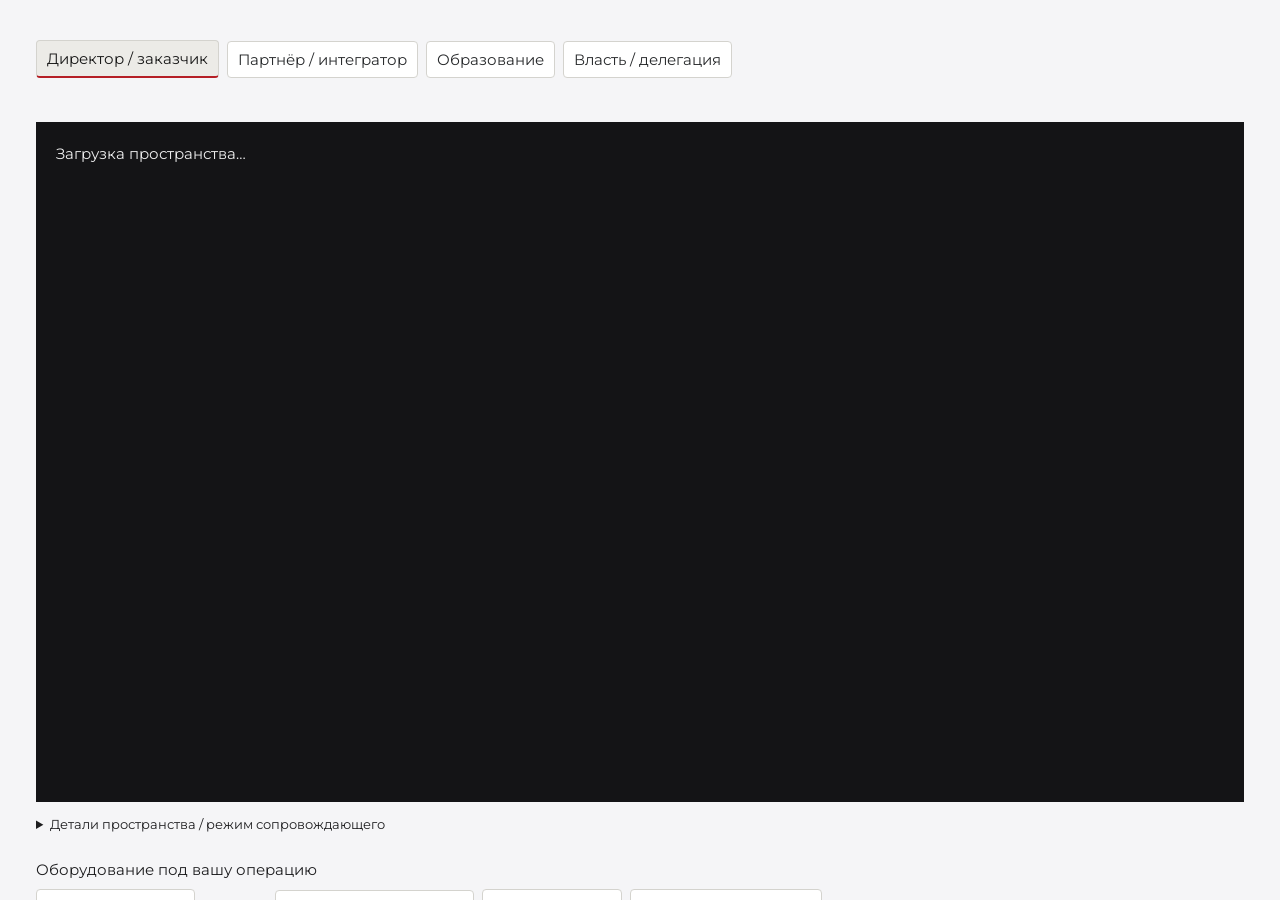
<file: walk.html>
<!doctype html><html lang="ru"><head><meta charset="utf-8"><meta name="viewport" content="width=device-width,initial-scale=1"><title>LASSARD — свободная прогулка</title><link rel="icon" href="data:,"><style>html,body{margin:0;width:100%;height:100%;overflow:hidden;background:#101112}iframe{border:0;width:100%;height:100dvh;display:block}</style></head><body><iframe src="studio.html?walk=1" title="Свободная прогулка по шоуруму LASSARD" allow="fullscreen" allowfullscreen></iframe></body></html>
</file>
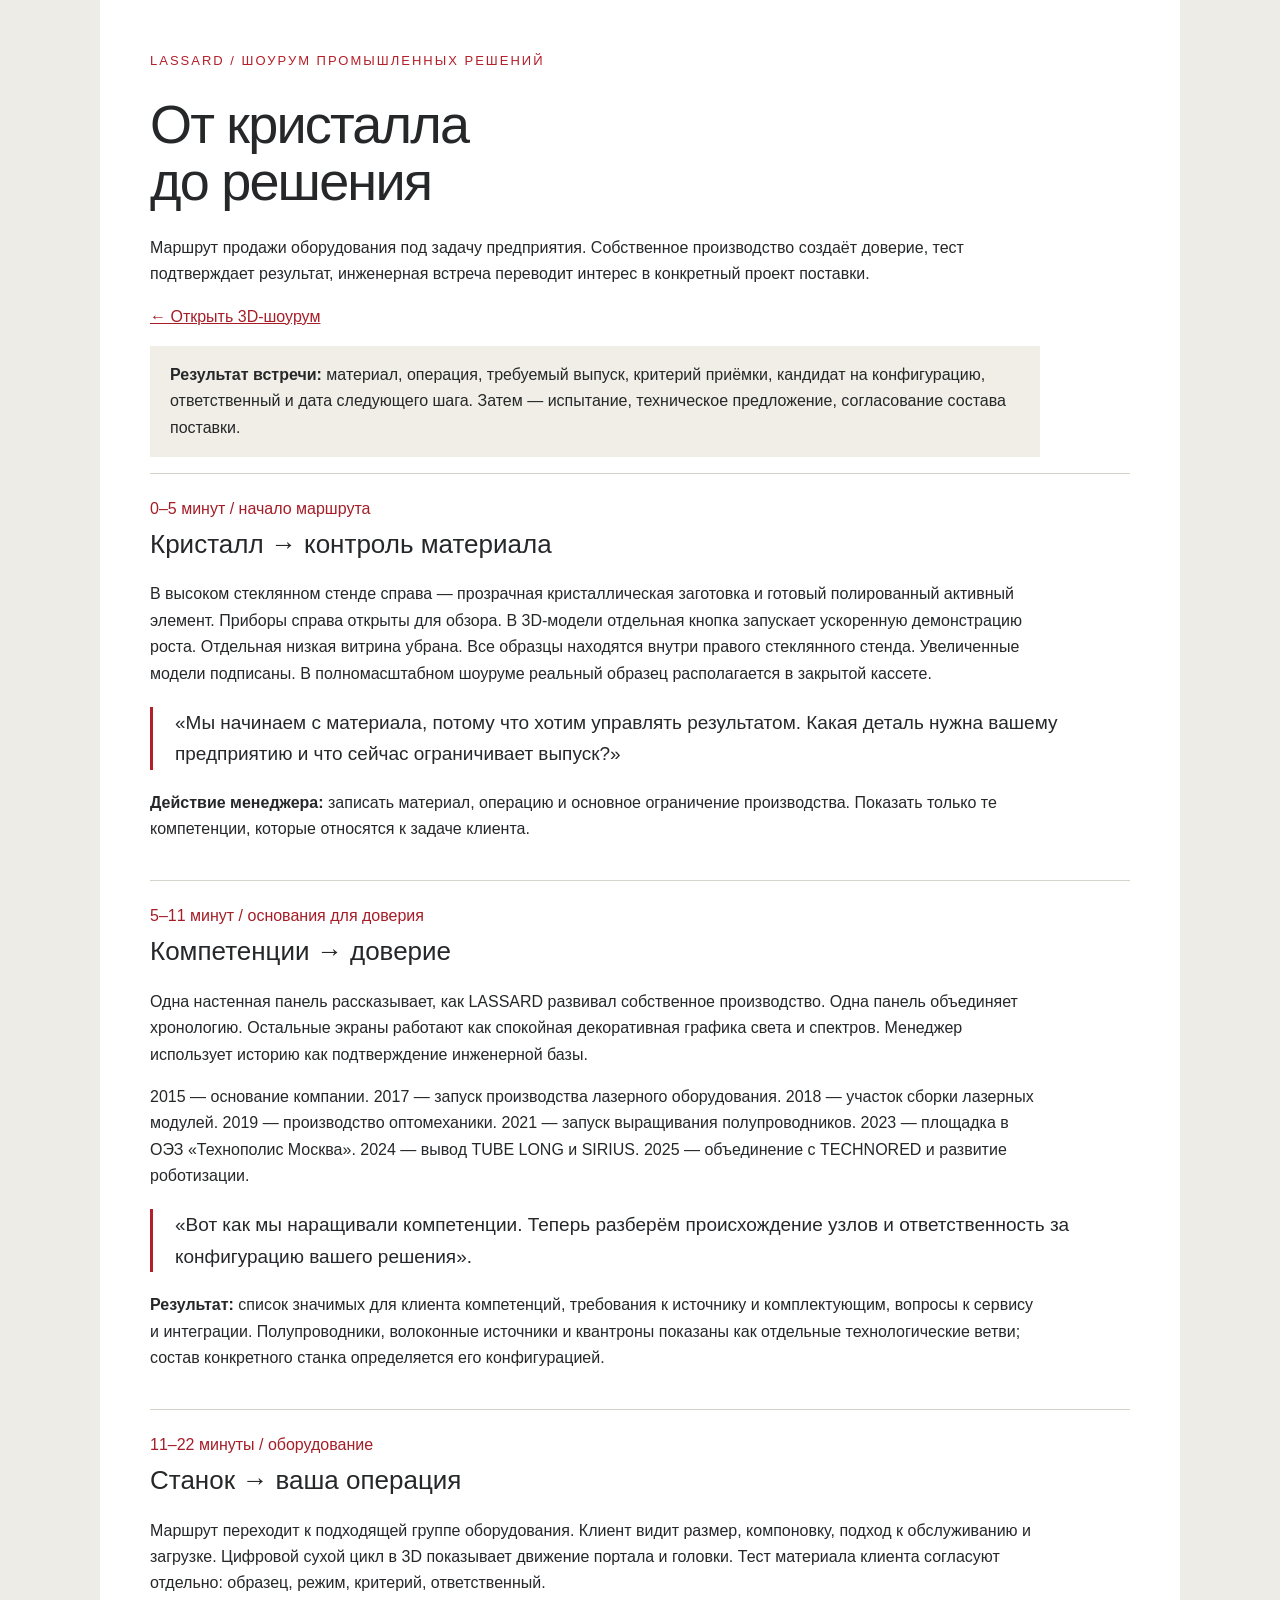
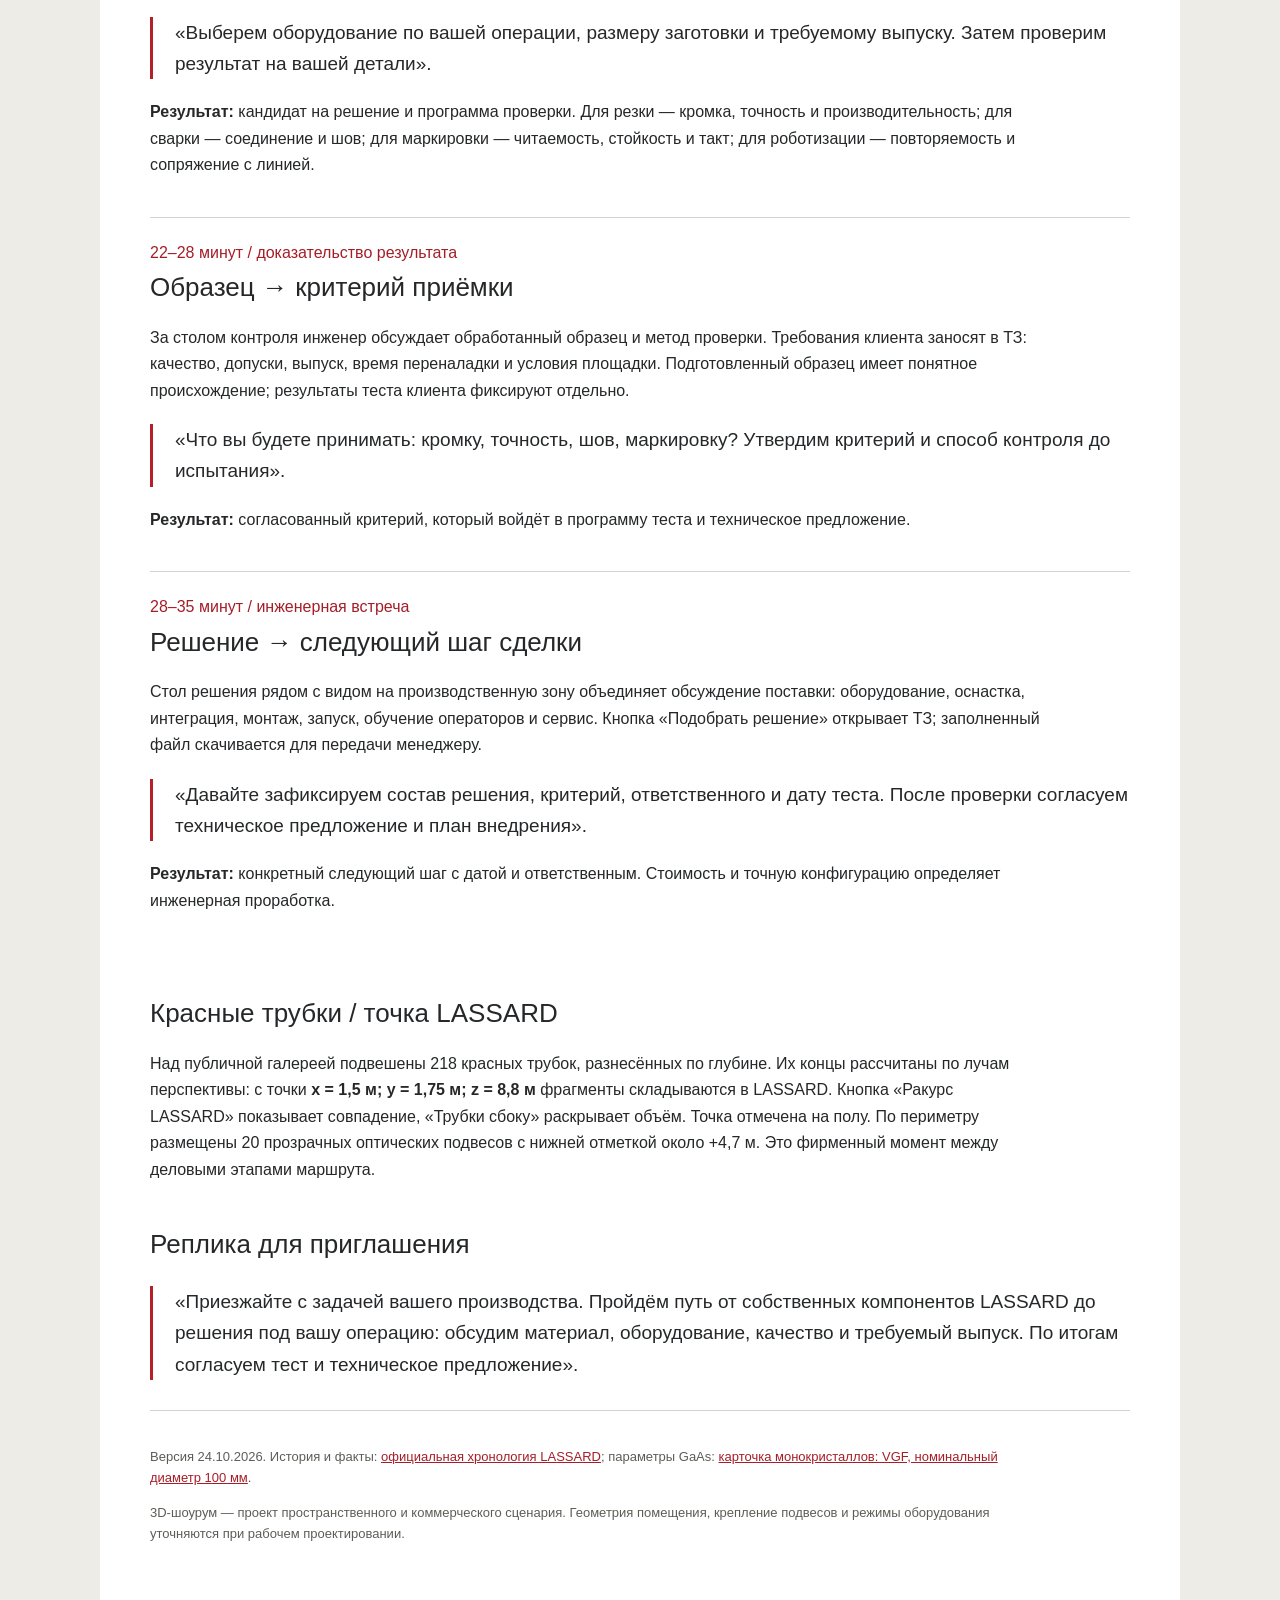
<file: Сценарий_и_пасхалки.html>
<!doctype html><html lang="ru"><head><meta charset="utf-8"><meta name="viewport" content="width=device-width,initial-scale=1"><title>LASSARD — От кристалла до решения / сценарий продажи</title><style>*{box-sizing:border-box}body{margin:0;background:#eeece6;color:#252729;font:16px/1.65 Arial,sans-serif}main{max-width:1080px;background:#fff;margin:auto;padding:50px}a{color:#a71e28}h1{font-size:clamp(30px,5vw,54px);line-height:1.05;font-weight:500;letter-spacing:-1.8px;margin:25px 0}h2{font-size:26px;font-weight:500;margin:40px 0 12px}p{max-width:890px}.brand{color:#b51f29;font-size:13px;letter-spacing:2px}article{border-top:1px solid #d6d3cc;padding:22px 0}article h2{margin:0 0 10px}.time{color:#a51d27}blockquote{margin:20px 0;padding-left:22px;border-left:3px solid #b51f29;font-size:19px}.result{background:#f1eee7;padding:16px 20px}footer{border-top:1px solid #d6d3cc;margin-top:30px;padding-top:22px;font-size:13px;color:#5d5d58}@media(max-width:600px){main{padding:22px}h1{letter-spacing:-1px}}@media print{body{background:white}main{padding:15px}article{break-inside:avoid}}</style></head><body><main><div class="brand">LASSARD / ШОУРУМ ПРОМЫШЛЕННЫХ РЕШЕНИЙ</div><h1>От кристалла<br>до решения</h1><p>Маршрут продажи оборудования под задачу предприятия. Собственное производство создаёт доверие, тест подтверждает результат, инженерная встреча переводит интерес в конкретный проект поставки.</p><p><a href="studio.html">← Открыть 3D-шоурум</a></p><p class="result"><strong>Результат встречи:</strong> материал, операция, требуемый выпуск, критерий приёмки, кандидат на конфигурацию, ответственный и дата следующего шага. Затем — испытание, техническое предложение, согласование состава поставки.</p>
<article><span class="time">0–5 минут / начало маршрута</span><h2>Кристалл → контроль материала</h2><p>В высоком стеклянном стенде справа — прозрачная кристаллическая заготовка и готовый полированный активный элемент. Приборы справа открыты для обзора. В 3D-модели отдельная кнопка запускает ускоренную демонстрацию роста. Отдельная низкая витрина убрана. Все образцы находятся внутри правого стеклянного стенда. Увеличенные модели подписаны. В полномасштабном шоуруме реальный образец располагается в закрытой кассете.</p><blockquote>«Мы начинаем с материала, потому что хотим управлять результатом. Какая деталь нужна вашему предприятию и что сейчас ограничивает выпуск?»</blockquote><p><strong>Действие менеджера:</strong> записать материал, операцию и основное ограничение производства. Показать только те компетенции, которые относятся к задаче клиента.</p></article>
<article><span class="time">5–11 минут / основания для доверия</span><h2>Компетенции → доверие</h2><p>Одна настенная панель рассказывает, как LASSARD развивал собственное производство. Одна панель объединяет хронологию. Остальные экраны работают как спокойная декоративная графика света и спектров. Менеджер использует историю как подтверждение инженерной базы.</p><p>2015 — основание компании. 2017 — запуск производства лазерного оборудования. 2018 — участок сборки лазерных модулей. 2019 — производство оптомеханики. 2021 — запуск выращивания полупроводников. 2023 — площадка в ОЭЗ «Технополис Москва». 2024 — вывод TUBE LONG и SIRIUS. 2025 — объединение с TECHNORED и развитие роботизации.</p><blockquote>«Вот как мы наращивали компетенции. Теперь разберём происхождение узлов и ответственность за конфигурацию вашего решения».</blockquote><p><strong>Результат:</strong> список значимых для клиента компетенций, требования к источнику и комплектующим, вопросы к сервису и интеграции. Полупроводники, волоконные источники и квантроны показаны как отдельные технологические ветви; состав конкретного станка определяется его конфигурацией.</p></article>
<article><span class="time">11–22 минуты / оборудование</span><h2>Станок → ваша операция</h2><p>Маршрут переходит к подходящей группе оборудования. Клиент видит размер, компоновку, подход к обслуживанию и загрузке. Цифровой сухой цикл в 3D показывает движение портала и головки. Тест материала клиента согласуют отдельно: образец, режим, критерий, ответственный.</p><blockquote>«Выберем оборудование по вашей операции, размеру заготовки и требуемому выпуску. Затем проверим результат на вашей детали».</blockquote><p><strong>Результат:</strong> кандидат на решение и программа проверки. Для резки — кромка, точность и производительность; для сварки — соединение и шов; для маркировки — читаемость, стойкость и такт; для роботизации — повторяемость и сопряжение с линией.</p></article>
<article><span class="time">22–28 минут / доказательство результата</span><h2>Образец → критерий приёмки</h2><p>За столом контроля инженер обсуждает обработанный образец и метод проверки. Требования клиента заносят в ТЗ: качество, допуски, выпуск, время переналадки и условия площадки. Подготовленный образец имеет понятное происхождение; результаты теста клиента фиксируют отдельно.</p><blockquote>«Что вы будете принимать: кромку, точность, шов, маркировку? Утвердим критерий и способ контроля до испытания».</blockquote><p><strong>Результат:</strong> согласованный критерий, который войдёт в программу теста и техническое предложение.</p></article>
<article><span class="time">28–35 минут / инженерная встреча</span><h2>Решение → следующий шаг сделки</h2><p>Стол решения рядом с видом на производственную зону объединяет обсуждение поставки: оборудование, оснастка, интеграция, монтаж, запуск, обучение операторов и сервис. Кнопка «Подобрать решение» открывает ТЗ; заполненный файл скачивается для передачи менеджеру.</p><blockquote>«Давайте зафиксируем состав решения, критерий, ответственного и дату теста. После проверки согласуем техническое предложение и план внедрения».</blockquote><p><strong>Результат:</strong> конкретный следующий шаг с датой и ответственным. Стоимость и точную конфигурацию определяет инженерная проработка.</p></article>
<h2>Красные трубки / точка LASSARD</h2><p>Над публичной галереей подвешены 218 красных трубок, разнесённых по глубине. Их концы рассчитаны по лучам перспективы: с точки <strong>x = 1,5 м; y = 1,75 м; z = 8,8 м</strong> фрагменты складываются в LASSARD. Кнопка «Ракурс LASSARD» показывает совпадение, «Трубки сбоку» раскрывает объём. Точка отмечена на полу. По периметру размещены 20 прозрачных оптических подвесов с нижней отметкой около +4,7 м. Это фирменный момент между деловыми этапами маршрута.</p>
<h2>Реплика для приглашения</h2><blockquote>«Приезжайте с задачей вашего производства. Пройдём путь от собственных компонентов LASSARD до решения под вашу операцию: обсудим материал, оборудование, качество и требуемый выпуск. По итогам согласуем тест и техническое предложение».</blockquote>
<footer><p>Версия 24.10.2026. История и факты: <a href="https://lassard.ru/about/company/">официальная хронология LASSARD</a>; параметры GaAs: <a href="https://lassard.ru/products/components/monocrystals-gaal/monokristally-arsenida-galliya">карточка монокристаллов: VGF, номинальный диаметр 100 мм</a>.</p><p>3D-шоурум — проект пространственного и коммерческого сценария. Геометрия помещения, крепление подвесов и режимы оборудования уточняются при рабочем проектировании.</p></footer></main></body></html>
</file>
<file: assets/site.css>
@font-face{font-family:Lassard;src:url(lassard.woff2) format('woff2');font-display:swap}*{box-sizing:border-box}html{scroll-behavior:smooth;scroll-padding-top:80px}body{margin:0;color:#1d1d1f;background:#fff;font:16px/1.5 Lassard,Arial,sans-serif;-webkit-font-smoothing:antialiased}a{color:inherit;text-decoration:none}button{font:inherit}img{max-width:100%;height:auto;display:block}a:focus-visible,button:focus-visible{outline:3px solid #c91f2e;outline-offset:6px}a,button{transition:color .18s,background .18s,transform .2s}a:hover{color:#bb1b29}.nav{height:86px;margin:0 5vw;display:flex;align-items:center;justify-content:space-between;gap:30px}.brand img{width:150px;height:auto}.nav nav{display:flex;gap:36px;font-size:13px;color:#68686d}.nav-action{font-size:13px;padding:10px 19px;background:#f4f4f6;border-radius:24px}main{overflow:hidden}.hero{position:relative;display:grid;grid-template-columns:repeat(12,1fr);column-gap:22px;margin:74px 5vw 0;padding-bottom:0}.hero h1{font-weight:500;font-size:clamp(62px,6.9vw,112px);letter-spacing:-.065em;line-height:1.02;margin:0;grid-column:1/9;position:relative;z-index:1}.hero-copy{grid-column:9/13;padding-top:8px;max-width:360px}.hero-copy p{font-size:18px;color:#6b6b70;line-height:1.65;margin:0 0 24px}.button{display:inline-flex;align-items:center;justify-content:space-between;gap:26px;padding:15px 24px;font-size:14px;min-height:50px;border-radius:30px}.primary{background:#c91f2e;color:white}.primary:hover{background:#af1623;color:white;transform:translateY(-1px)}.quiet-link{display:block;margin-top:15px;font-size:13px;color:#75757a}.hero-image{grid-column:3/13;position:relative;display:block;aspect-ratio:16/8.2;margin-top:36px;overflow:hidden;border-radius:16px}.hero-image img{width:100%;height:100%;object-fit:cover;object-position:center 58%;transition:transform .7s}.hero-image:hover img{transform:scale(1.025)}.image-action{position:absolute;bottom:24px;right:24px;background:white;color:#242427;border-radius:30px;font-size:13px;display:flex;gap:30px;align-items:center;padding:14px 20px}.image-action span{font-size:19px}.hero-note{grid-column:3/13;margin:14px 0 0;color:#6c6c72;font-size:12px}.space,.story,.perspective,.film,.decision{margin:140px 5vw 0}.section-head{display:flex;align-items:end;justify-content:space-between;gap:50px;margin-bottom:42px}.section-head h2,.story h2,.decision h2{font-size:clamp(38px,4.2vw,64px);letter-spacing:-.055em;line-height:1.08;font-weight:500;margin:0}.section-head p{color:#6c6c72;line-height:1.65;font-size:16px;max-width:420px;margin:0 0 3px}.space-grid{display:grid;grid-template-columns:7fr 4fr;gap:7vw}.space-main,.space-side{display:block;min-width:0}.space-main img{aspect-ratio:4/3;width:100%;object-fit:cover;border-radius:14px}.space-side{margin-top:130px}.space-side img{aspect-ratio:4/5;width:100%;object-fit:cover;border-radius:14px;object-position:75% center}.space-grid a>div{display:flex;align-items:center;justify-content:space-between;gap:20px;margin-top:18px}.space-grid h3{font-size:20px;font-weight:500;letter-spacing:-.03em;margin:0}.space-grid p{font-size:14px;color:#6c6c72;margin:7px 0 0}.story{display:grid;grid-template-columns:4fr 7fr;gap:8vw;align-items:center}.story-copy p{color:#6c6c72;line-height:1.75;max-width:380px;margin:28px 0;font-size:16px}.text-action{display:inline-flex;gap:30px;align-items:center;font-size:14px;color:#b51a29;min-height:44px}.crystal-image img{width:100%;aspect-ratio:5/4;object-fit:cover;border-radius:14px}.perspective-image{position:relative;display:block}.perspective-image img{width:100%;aspect-ratio:16/8.5;object-fit:cover;border-radius:14px}.film{padding-top:0}.film-frame{background:#f5f5f7;padding:35px;border-radius:18px}.film video{display:block;width:100%;aspect-ratio:16/9;border-radius:10px;background:#17191b;object-fit:cover}.decision{display:grid;grid-template-columns:1fr 1fr;gap:7vw;align-items:center;padding:30px 0 110px}.decision>div{justify-self:start}.decision p{font-size:18px;color:#6c6c72;line-height:1.65;margin:0 0 25px}footer{background:#f5f5f7;padding:56px 5vw 35px;display:grid;grid-template-columns:1fr 1fr;gap:40px}footer>img{width:180px;height:auto;align-self:start}footer>div{display:grid;grid-template-columns:1fr 1fr;gap:18px;font-size:13px}footer p{font-size:11px;color:#6c6c72;line-height:1.7;margin:25px 0 0}.back-top{font-size:12px;justify-self:end;align-self:end;color:#6c6c72}
@media(min-width:1800px){.nav,main>section{max-width:1600px;margin-left:auto;margin-right:auto}}@media(max-width:1000px){.hero{margin-top:45px;column-gap:16px}.hero h1{font-size:72px;grid-column:1/8}.hero-copy{grid-column:8/13}.hero-copy p{font-size:15px}.hero-image{grid-column:1/13;margin-top:35px}.hero-note{grid-column:1/13}.space,.story,.perspective,.film,.decision{margin-top:100px}.space-grid{gap:4vw}.space-side{margin-top:90px}.story{gap:5vw}.story-copy p{font-size:15px}.section-head p{font-size:14px}.section-head{gap:30px}.space-grid h3{font-size:18px}}
@media(max-width:650px){html{scroll-padding-top:20px}.nav{height:72px;margin:0 20px;gap:20px}.brand img{width:122px}.nav nav{display:none}.nav-action{font-size:12px;padding:10px 15px}.hero{display:block;margin:42px 20px 0}.hero h1{font-size:clamp(48px,11.8vw,76px);letter-spacing:-.065em;line-height:1.04}.hero-copy{padding-top:28px;max-width:none}.hero-copy p{font-size:15px;line-height:1.6;margin-bottom:20px}.hero-copy p br:first-child{display:none}.hero-copy .button{font-size:13px;padding:14px 22px}.quiet-link{display:inline-block;margin-left:15px;font-size:11px}.hero-image{aspect-ratio:4/3;margin-top:32px;border-radius:11px}.hero-image img{object-position:center}.image-action{bottom:13px;right:13px;left:13px;justify-content:space-between;font-size:11px;padding:12px 15px}.hero-note{font-size:10px}.space,.story,.perspective,.film,.decision{margin:80px 20px 0}.section-head{display:block;margin-bottom:28px}.section-head h2,.story h2,.decision h2{font-size:38px}.section-head p{margin-top:22px;font-size:14px;line-height:1.6}.section-head p br{display:none}.space-grid{grid-template-columns:1fr;gap:45px}.space-side{margin-top:0;width:80%;justify-self:end}.space-side img{aspect-ratio:4/3}.space-main img{aspect-ratio:4/3}.space-grid h3{font-size:18px}.space-grid p{font-size:12px}.story{display:flex;flex-direction:column;align-items:stretch;gap:28px}.story-copy p{max-width:100%;font-size:14px;margin:22px 0 10px}.crystal-image{width:90%}.crystal-image img{aspect-ratio:4/5;object-position:42% center}.perspective-image img{aspect-ratio:4/3}.perspective .image-action{position:static;margin:12px 0 0;background:#f5f5f7;display:flex}.film-frame{padding:9px;border-radius:12px}.film video{border-radius:7px}.decision{display:block;padding:10px 0 70px}.decision p{font-size:15px;margin:25px 0}.decision p br{display:none}footer{padding:40px 20px 28px;gap:35px;grid-template-columns:1fr}footer>div{gap:18px;font-size:12px}footer p{font-size:10px;margin:0}.back-top{justify-self:start}footer>img{width:150px}}
@media(prefers-reduced-motion:reduce){html{scroll-behavior:auto}*{transition:none!important}}
.hero-note,footer p,.back-top{font-size:13px}.hero-copy p{font-size:18px}.story-copy p,.section-head p,.space-grid p{font-size:16px}
@media(min-width:651px) and (max-width:1000px){.hero{display:block}.hero h1{font-size:72px;max-width:100%}.hero-copy{max-width:580px;padding-top:25px}.hero-copy p{font-size:16px}.hero-image{margin-top:35px}.story h2{font-size:38px}.story-copy p{font-size:16px}}
@media(max-width:650px){.hero-copy p,.story-copy p,.section-head p,.space-grid p,.decision p{font-size:16px}.quiet-link{display:block;margin:14px 0 0;font-size:13px}.nav-action,.space-grid p,.hero-note,footer p,footer>div,.back-top{font-size:13px}}
@keyframes arrive{from{opacity:0;transform:translateY(12px)}to{opacity:1;transform:translateY(0)}}
@media(prefers-reduced-motion:no-preference){.nav>a,.nav nav a,.hero>h1,.hero-copy,.hero-image,.hero-note{animation:arrive .7s cubic-bezier(.2,.8,.2,1) both}.hero>h1{animation-delay:.07s}.hero-copy{animation-delay:.12s}.hero-image{animation-delay:.16s}.hero-note{animation-delay:.2s}}

@media(max-width:650px){.image-action{font-size:13px}}
</file>
